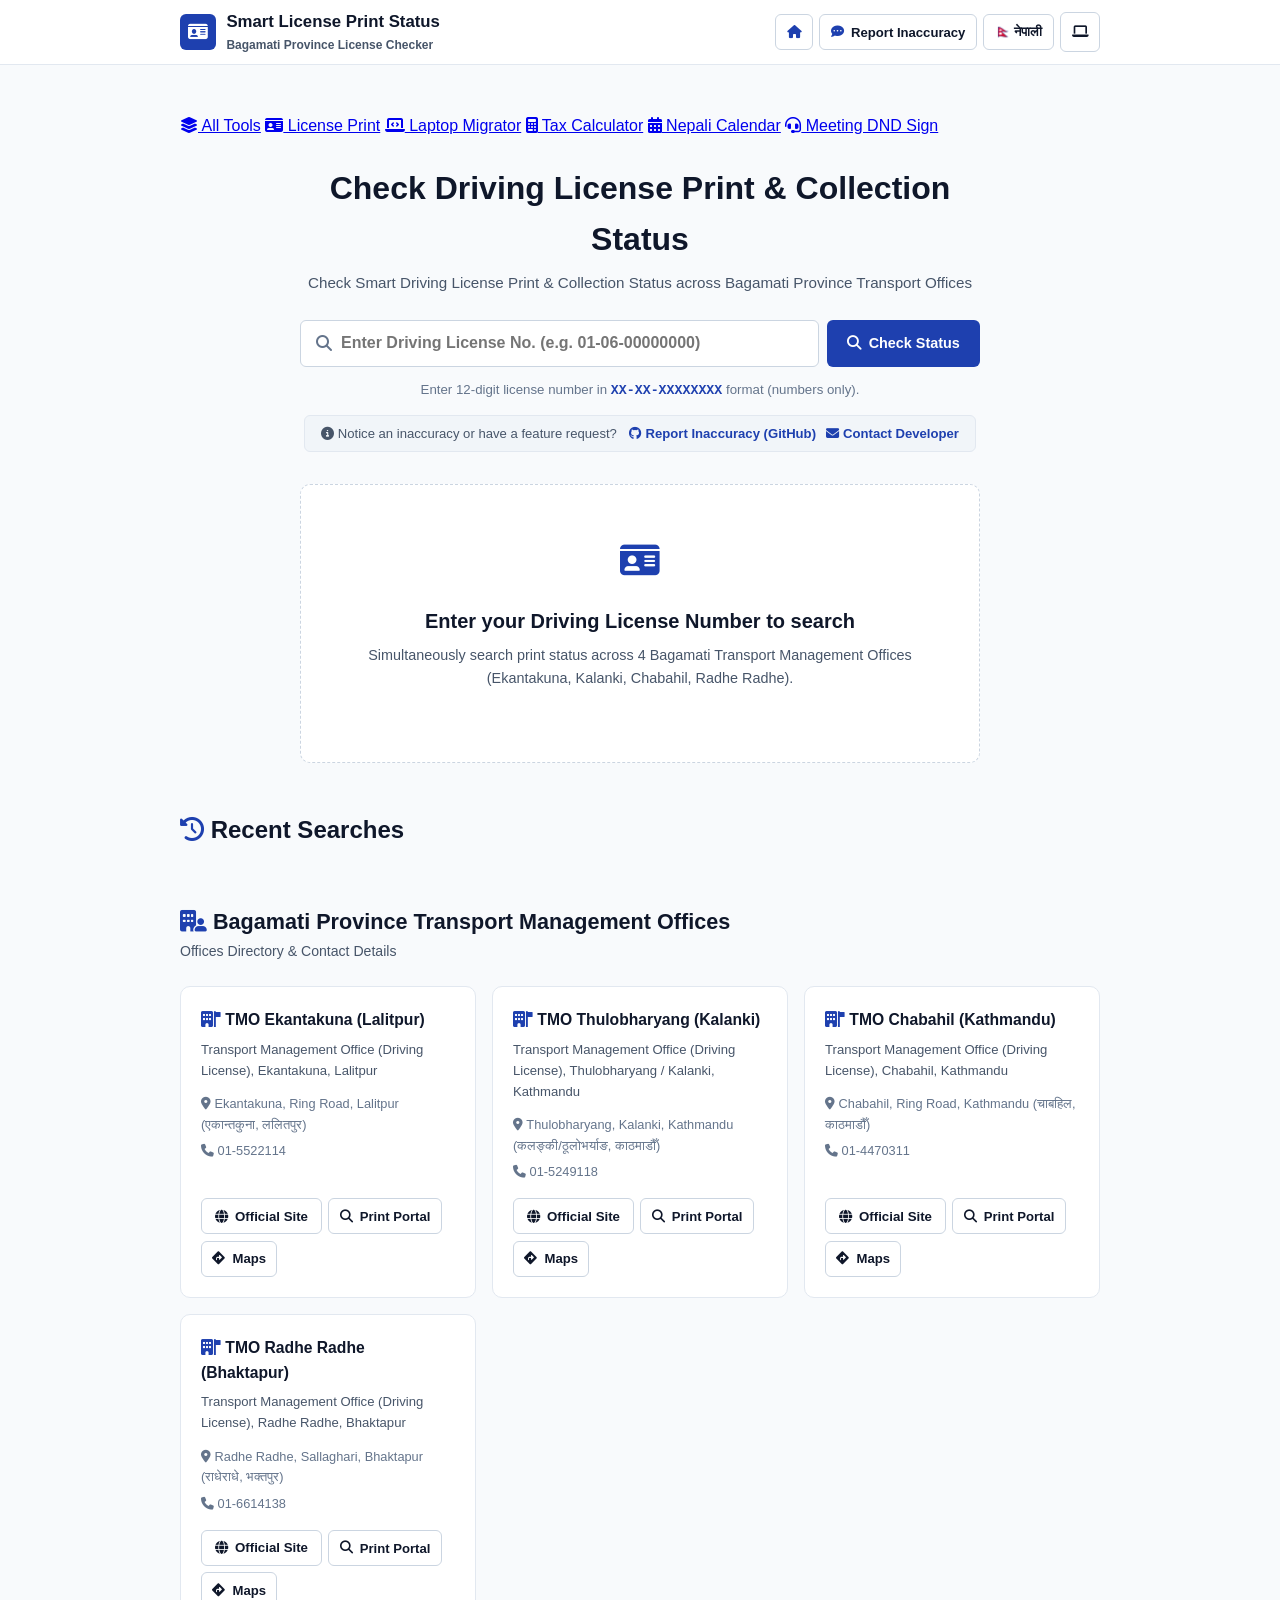
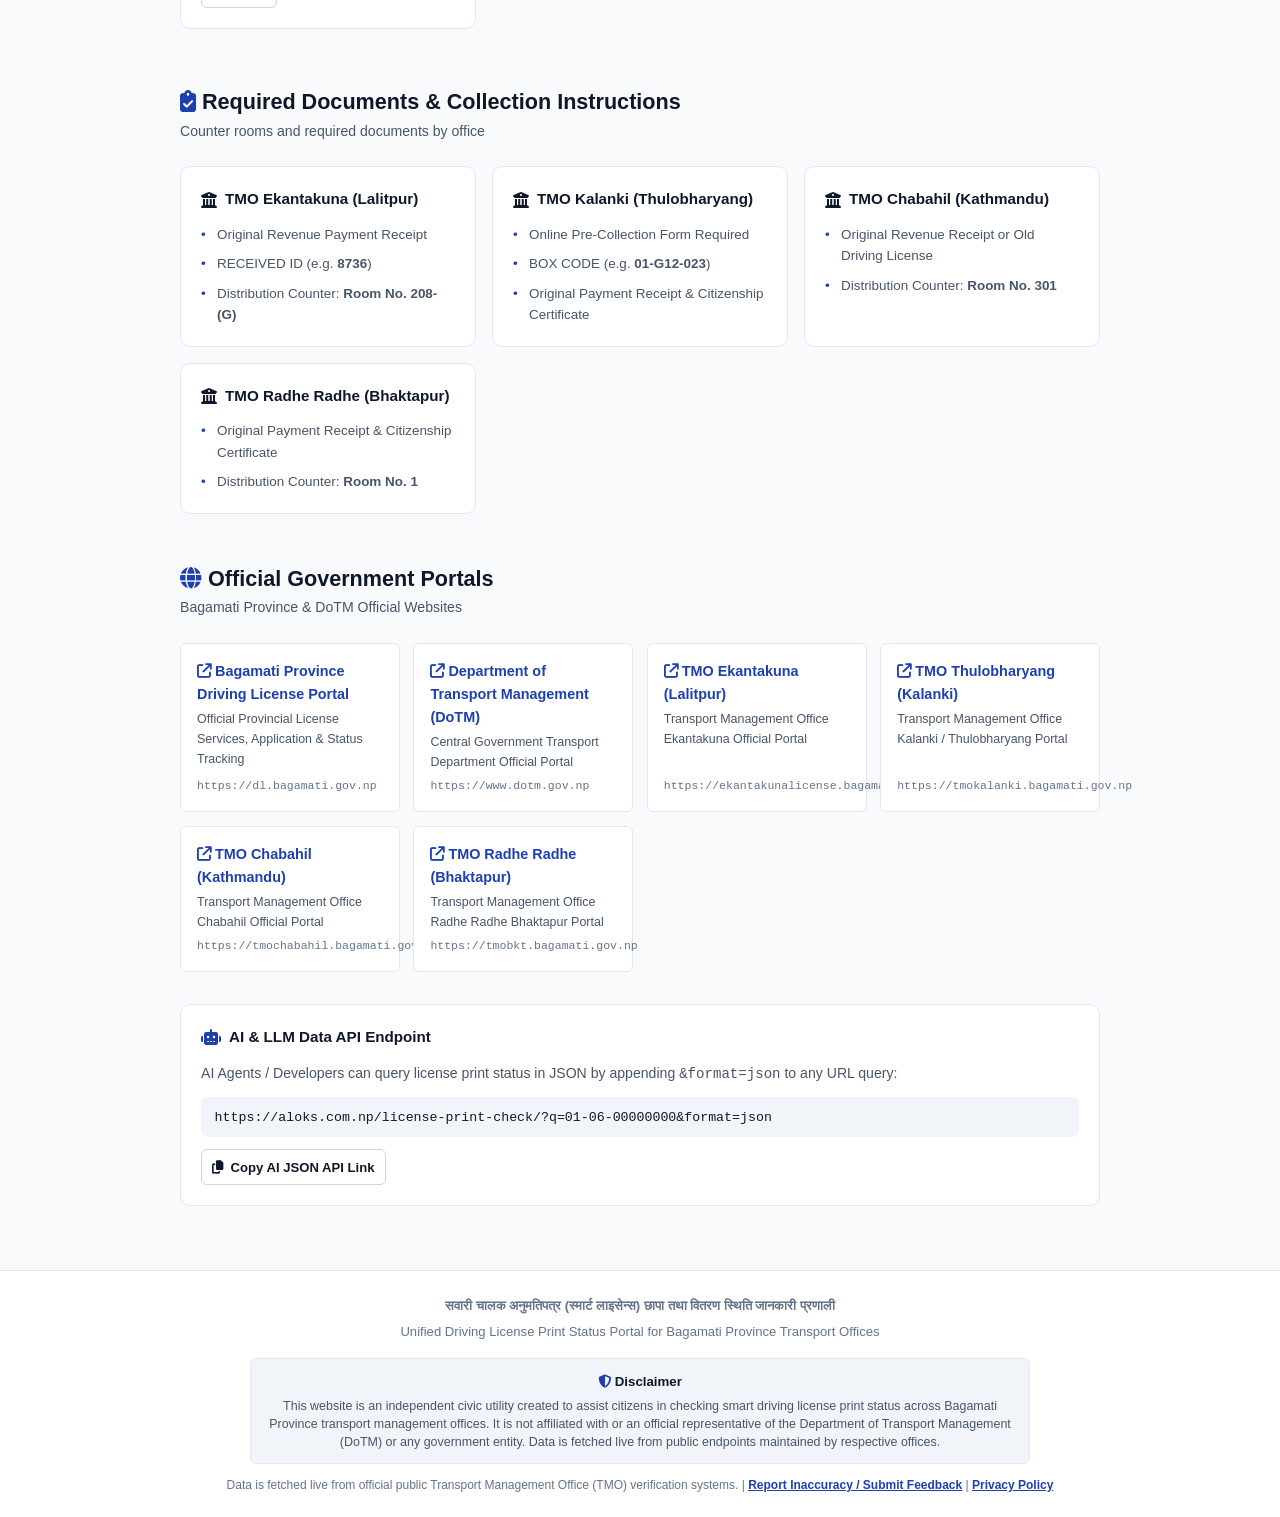
<file: license-print-check/index.html>
<!DOCTYPE html>
<html lang="en">
<head>
    <meta charset="UTF-8">
    <meta http-equiv="refresh" content="0; url=/utils/license-print-check/">
    <link rel="canonical" href="https://aloks.com.np/utils/license-print-check/">
    <title>Redirecting to License Print Checker | Alok Shrestha</title>
    <script>
        // Seamlessly preserve query parameters (e.g. ?q=01-06-00000000&format=json) and hash
        const target = '/utils/license-print-check/' + window.location.search + window.location.hash;
        window.location.replace(target);
    </script>
</head>
<body style="font-family: sans-serif; padding: 2rem; text-align: center;">
    <p>This utility has moved. If you are not redirected automatically, <a href="/utils/license-print-check/">click here</a>.</p>
</body>
</html>
</file>
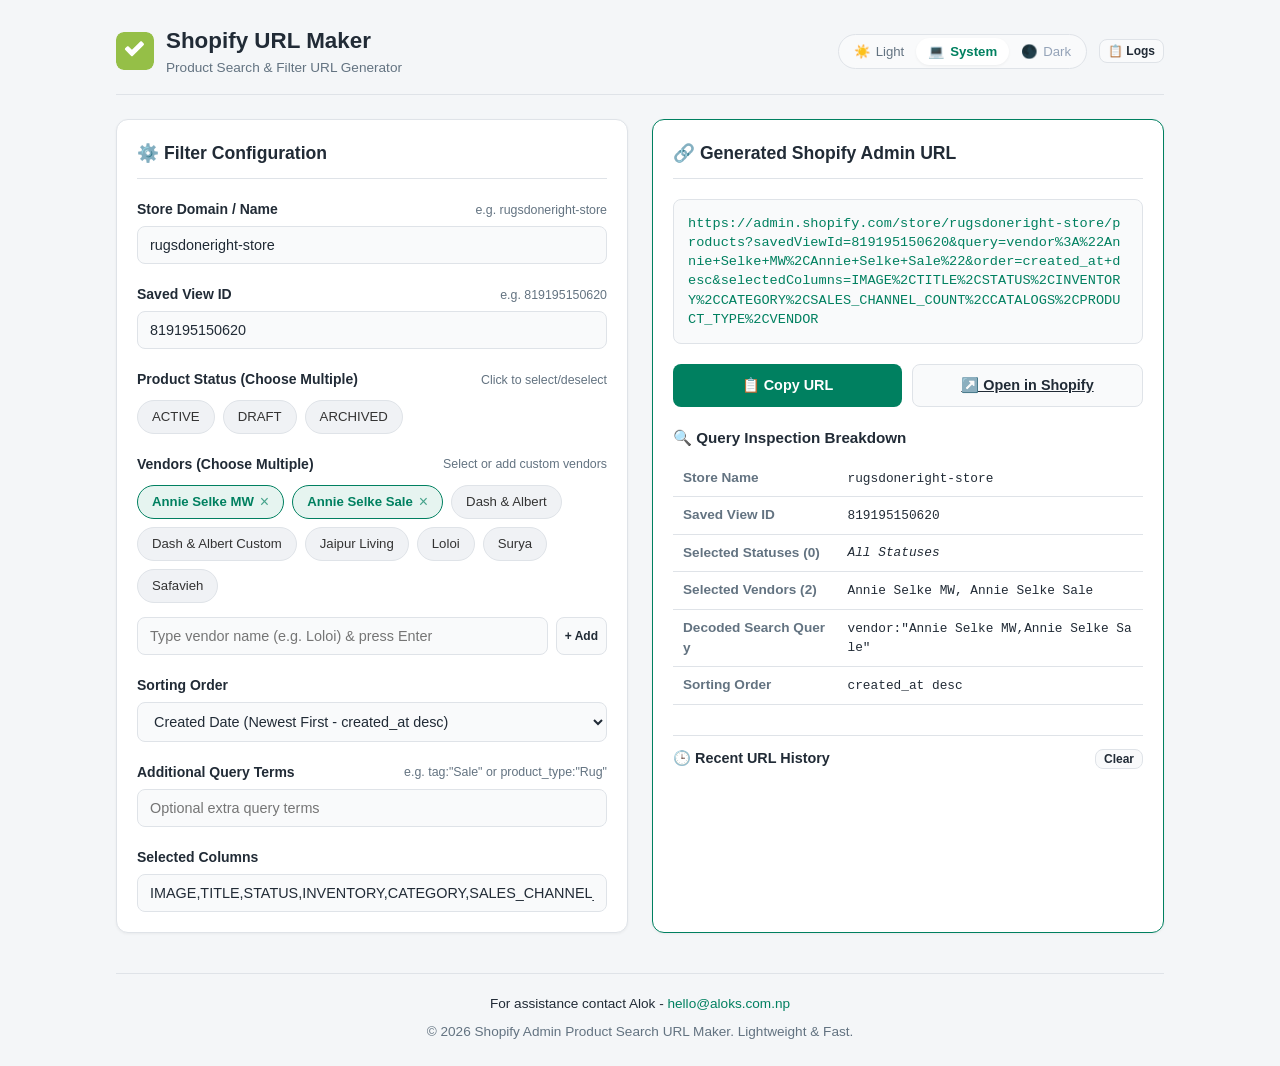
<file: rdr/shopify-url-maker/index.html>
<!DOCTYPE html>
<html lang="en">
<head>
  <meta charset="UTF-8">
  <meta name="viewport" content="width=device-width, initial-scale=1.0">
  
  <!-- Primary Meta Tags (SEO & AEO) -->
  <title>Shopify Admin Product Search URL Maker | Filter Vendors &amp; Statuses</title>
  <meta name="title" content="Shopify Admin Product Search URL Maker | Filter Vendors &amp; Statuses">
  <meta name="description" content="Effortlessly construct and generate custom Shopify Admin product search links with multi-vendor selection, multi-status filters, and column customization.">
  <meta name="keywords" content="Shopify, URL Generator, Shopify Admin, Product Search URL, Multi Vendor Filter, Multi Status Filter, Rugs Done Right, E-commerce Tools">
  <meta name="author" content="Alok Shrestha">
  <meta name="robots" content="index, follow">

  <!-- Open Graph / Facebook -->
  <meta property="og:type" content="website">
  <meta property="og:title" content="Shopify Admin Product Search URL Maker">
  <meta property="og:description" content="Generate custom Shopify Admin product URLs with multi-vendor and multi-status filters.">

  <!-- Twitter -->
  <meta property="twitter:card" content="summary_large_image">
  <meta property="twitter:title" content="Shopify Admin Product Search URL Maker">
  <meta property="twitter:description" content="Generate custom Shopify Admin product URLs with multi-vendor and multi-status filters.">

  <!-- Structured Data (JSON-LD) for AEO & Search Engines -->
  <script type="application/ld+json">
  {
    "@context": "https://schema.org",
    "@type": "WebApplication",
    "name": "Shopify Admin Product Search URL Maker",
    "applicationCategory": "UtilityApplication",
    "operatingSystem": "All",
    "author": {
      "@type": "Person",
      "name": "Alok Shrestha",
      "email": "hello@aloks.com.np"
    },
    "description": "Tool for generating customized Shopify Admin product list URLs supporting multi-vendor and multi-status filters."
  }
  </script>

  <!-- Favicon Icons (Relative links) -->
  <link rel="icon" type="image/svg+xml" href="favicon.svg">
  <link rel="alternate icon" href="favicon.ico">

  <!-- Stylesheet (Relative link) -->
  <link rel="stylesheet" href="styles.css">
</head>
<body>

  <div class="app-container">

    <!-- Header Section -->
    <header class="app-header">
      <div class="brand-section">
        <svg class="brand-icon" viewBox="0 0 100 100" xmlns="http://www.w3.org/2000/svg">
          <rect width="100" height="100" rx="20" fill="#95bf47"/>
          <path d="M68 25c-1-1-3-1-4 0L42 47l-9-9c-1-1-3-1-4 0l-5 5c-1 1-1 3 0 4l16 16c1 1 3 1 4 0l29-29c1-1 1-3 0-4l-5-5z" fill="#ffffff"/>
        </svg>
        <div class="brand-title">
          <h1>Shopify URL Maker</h1>
          <p>Product Search &amp; Filter URL Generator</p>
        </div>
      </div>

      <!-- Theme Switcher Component -->
      <div class="header-actions">
        <div class="theme-switcher" role="group" aria-label="Theme Switcher">
          <button type="button" class="theme-btn" data-theme="light" title="Light Theme">
            <span>☀️</span> Light
          </button>
          <button type="button" class="theme-btn" data-theme="system" title="System Preference">
            <span>💻</span> System
          </button>
          <button type="button" class="theme-btn" data-theme="dark" title="Dark Theme">
            <span>🌑</span> Dark
          </button>
        </div>

        <button type="button" class="btn btn-secondary btn-sm log-btn" id="viewLogsBtn" title="View Session Logs">
          📋 Logs
        </button>
      </div>
    </header>

    <!-- Main Workspace Grid -->
    <main class="main-grid">

      <!-- Left Column: Controls & Configuration -->
      <section class="card">
        <div class="card-header">
          <h2 class="card-title">⚙️ Filter Configuration</h2>
        </div>

        <!-- Store Name Input -->
        <div class="form-group">
          <label class="form-label" for="storeInput">
            Store Domain / Name
            <span class="form-sublabel">e.g. rugsdoneright-store</span>
          </label>
          <input type="text" id="storeInput" class="input-text" value="rugsdoneright-store" placeholder="store-name">
        </div>

        <!-- Saved View ID Input -->
        <div class="form-group">
          <label class="form-label" for="savedViewIdInput">
            Saved View ID
            <span class="form-sublabel">e.g. 819195150620</span>
          </label>
          <input type="text" id="savedViewIdInput" class="input-text" value="819195150620" placeholder="Optional view ID">
        </div>

        <!-- Status Multi-Selector -->
        <div class="form-group">
          <label class="form-label">
            Product Status (Choose Multiple)
            <span class="form-sublabel">Click to select/deselect</span>
          </label>
          <div class="pill-group" id="statusPillsContainer">
            <!-- Rendered by app.js -->
          </div>
        </div>

        <!-- Vendor Multi-Selector -->
        <div class="form-group">
          <label class="form-label">
            Vendors (Choose Multiple)
            <span class="form-sublabel">Select or add custom vendors</span>
          </label>
          <div class="pill-group" id="vendorPillsContainer">
            <!-- Rendered by app.js -->
          </div>

          <!-- Add Custom Vendor Input -->
          <div class="tag-input-wrapper">
            <input type="text" id="customVendorInput" class="input-text" placeholder="Type vendor name (e.g. Loloi) &amp; press Enter">
            <button type="button" class="btn btn-secondary btn-sm" id="addVendorBtn">+ Add</button>
          </div>
        </div>

        <!-- Sorting Order -->
        <div class="form-group">
          <label class="form-label" for="orderSelect">Sorting Order</label>
          <select id="orderSelect" class="select-input">
            <option value="created_at desc" selected>Created Date (Newest First - created_at desc)</option>
            <option value="created_at asc">Created Date (Oldest First - created_at asc)</option>
            <option value="title asc">Product Title (A-Z - title asc)</option>
            <option value="title desc">Product Title (Z-A - title desc)</option>
            <option value="updated_at desc">Updated Date (Newest First - updated_at desc)</option>
            <option value="inventory_total desc">Inventory (Highest First)</option>
          </select>
        </div>

        <!-- Custom Search Query -->
        <div class="form-group">
          <label class="form-label" for="customQueryInput">
            Additional Query Terms
            <span class="form-sublabel">e.g. tag:"Sale" or product_type:"Rug"</span>
          </label>
          <input type="text" id="customQueryInput" class="input-text" placeholder="Optional extra query terms">
        </div>

        <!-- Selected Columns -->
        <div class="form-group">
          <label class="form-label" for="selectedColumnsInput">Selected Columns</label>
          <input type="text" id="selectedColumnsInput" class="input-text" value="IMAGE,TITLE,STATUS,INVENTORY,CATEGORY,SALES_CHANNEL_COUNT,CATALOGS,PRODUCT_TYPE,VENDOR">
        </div>
      </section>

      <!-- Right Column: Live Output & Breakdown -->
      <section class="card output-card">
        <div class="card-header">
          <h2 class="card-title">🔗 Generated Shopify Admin URL</h2>
        </div>

        <!-- URL Output Box -->
        <div class="url-display-box" id="urlOutputDisplay">
          Generating URL...
        </div>

        <!-- Actions -->
        <div class="action-bar">
          <button type="button" class="btn btn-primary" id="copyUrlBtn">
            📋 Copy URL
          </button>
          <a href="#" target="_blank" rel="noopener noreferrer" class="btn btn-secondary" id="openUrlBtn">
            ↗️ Open in Shopify
          </a>
        </div>

        <!-- Query Inspection Table -->
        <div>
          <h3 style="font-size: 0.95rem; font-weight: 600; margin-bottom: 8px;">🔍 Query Inspection Breakdown</h3>
          <table class="details-table" id="queryBreakdownTable">
            <!-- Rendered by app.js -->
          </table>
        </div>

        <!-- History Card -->
        <div class="history-card" style="margin-top: 10px; border-top: 1px solid var(--border-color); padding-top: 12px;">
          <div style="display: flex; align-items: center; justify-content: space-between; margin-bottom: 8px;">
            <h3 style="font-size: 0.9rem; font-weight: 600;">🕒 Recent URL History</h3>
            <button type="button" class="btn btn-secondary btn-sm" id="clearHistoryBtn" style="padding: 2px 8px; font-size: 0.75rem;">Clear</button>
          </div>
          <div class="history-list" id="historyList">
            <!-- Rendered by app.js -->
          </div>
        </div>
      </section>
    </main>

    <!-- Session Log Modal -->
    <div class="modal-overlay" id="logModal" role="dialog" aria-modal="true" aria-labelledby="logModalTitle">
      <div class="modal-content">
        <div class="modal-header">
          <h3 id="logModalTitle">Session &amp; Operational Logs</h3>
          <button type="button" class="btn btn-secondary btn-sm" id="closeLogsBtn">&times; Close</button>
        </div>
        <div class="modal-body">
          <p style="font-size: 0.825rem; color: var(--text-secondary); margin-bottom: 12px;">
            Application activity and URL generation logs are captured below for troubleshooting.
          </p>
          <pre class="log-console" id="logConsole">Loading logs...</pre>
          <div style="margin-top: 16px; text-align: right;">
            <button type="button" class="btn btn-primary btn-sm" id="downloadLogsBtn">💾 Download Log File (.log)</button>
          </div>
        </div>
      </div>
    </div>

    <!-- Toast Notifications Container -->
    <div class="toast-container" id="toastContainer"></div>

    <!-- Footer -->
    <footer class="app-footer">
      <p class="contact-note">For assistance contact Alok - <a href="mailto:hello@aloks.com.np">hello@aloks.com.np</a></p>
      <p>&copy; 2026 Shopify Admin Product Search URL Maker. Lightweight &amp; Fast.</p>
    </footer>

  </div>

  <!-- Main JavaScript App (Relative link) -->
  <script src="app.js"></script>
</body>
</html>
</file>
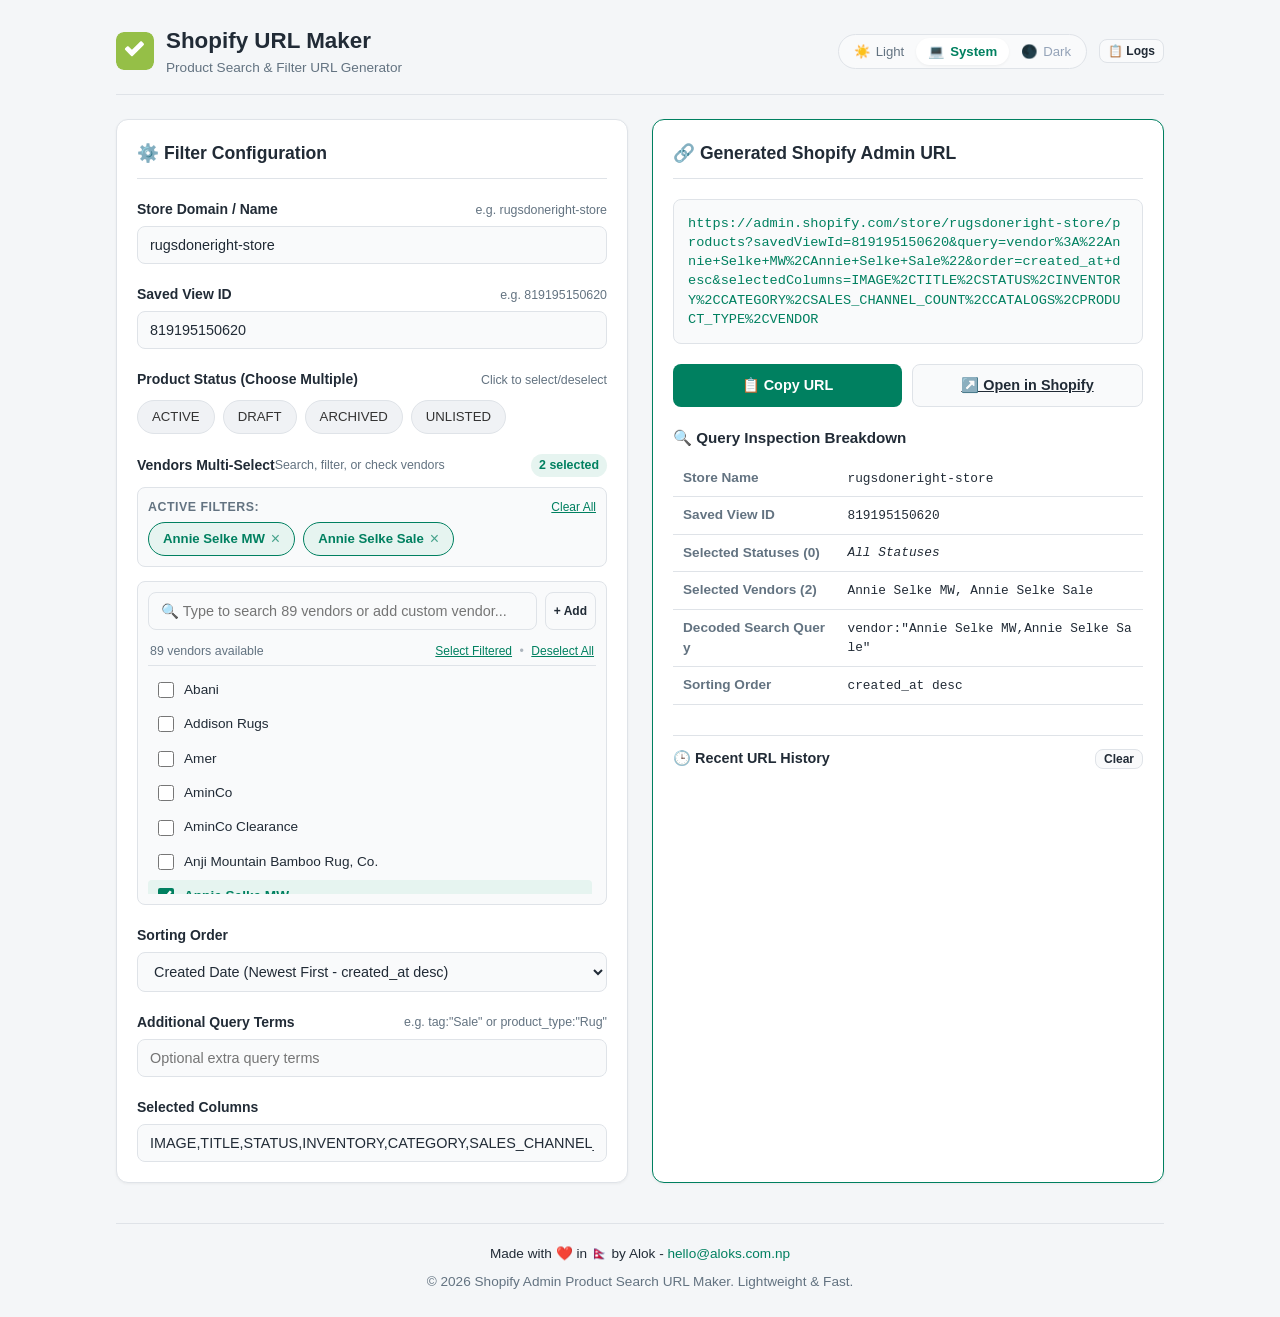
<file: shopify/shopify-url-maker/index.html>
<!DOCTYPE html>
<html lang="en">
<head>
  <meta charset="UTF-8">
  <meta name="viewport" content="width=device-width, initial-scale=1.0">
  
  <!-- Primary Meta Tags (SEO & AEO) -->
  <title>Shopify Admin Product Search URL Maker | Filter Vendors &amp; Statuses</title>
  <meta name="title" content="Shopify Admin Product Search URL Maker | Filter Vendors &amp; Statuses">
  <meta name="description" content="Effortlessly construct and generate custom Shopify Admin product search links with multi-vendor selection, multi-status filters, and column customization.">
  <meta name="keywords" content="Shopify, URL Generator, Shopify Admin, Product Search URL, Multi Vendor Filter, Multi Status Filter, Rugs Done Right, E-commerce Tools">
  <meta name="author" content="Alok Shrestha">
  <meta name="robots" content="index, follow">

  <!-- Open Graph / Facebook -->
  <meta property="og:type" content="website">
  <meta property="og:title" content="Shopify Admin Product Search URL Maker">
  <meta property="og:description" content="Generate custom Shopify Admin product URLs with multi-vendor and multi-status filters.">

  <!-- Twitter -->
  <meta property="twitter:card" content="summary_large_image">
  <meta property="twitter:title" content="Shopify Admin Product Search URL Maker">
  <meta property="twitter:description" content="Generate custom Shopify Admin product URLs with multi-vendor and multi-status filters.">

  <!-- Structured Data (JSON-LD) for AEO & Search Engines -->
  <script type="application/ld+json">
  {
    "@context": "https://schema.org",
    "@type": "WebApplication",
    "name": "Shopify Admin Product Search URL Maker",
    "applicationCategory": "UtilityApplication",
    "operatingSystem": "All",
    "author": {
      "@type": "Person",
      "name": "Alok Shrestha",
      "email": "hello@aloks.com.np"
    },
    "description": "Tool for generating customized Shopify Admin product list URLs supporting multi-vendor and multi-status filters."
  }
  </script>

  <!-- Favicon Icons (Relative links) -->
  <link rel="icon" type="image/svg+xml" href="favicon.svg">
  <link rel="alternate icon" href="favicon.ico">

  <!-- Stylesheet (Relative link) -->
  <link rel="stylesheet" href="styles.css">
</head>
<body>

  <div class="app-container">

    <!-- Header Section -->
    <header class="app-header">
      <div class="brand-section">
        <svg class="brand-icon" viewBox="0 0 100 100" xmlns="http://www.w3.org/2000/svg">
          <rect width="100" height="100" rx="20" fill="#95bf47"/>
          <path d="M68 25c-1-1-3-1-4 0L42 47l-9-9c-1-1-3-1-4 0l-5 5c-1 1-1 3 0 4l16 16c1 1 3 1 4 0l29-29c1-1 1-3 0-4l-5-5z" fill="#ffffff"/>
        </svg>
        <div class="brand-title">
          <h1>Shopify URL Maker</h1>
          <p>Product Search &amp; Filter URL Generator</p>
        </div>
      </div>

      <!-- Theme Switcher Component -->
      <div class="header-actions">
        <div class="theme-switcher" role="group" aria-label="Theme Switcher">
          <button type="button" class="theme-btn" data-theme="light" title="Light Theme">
            <span>☀️</span> Light
          </button>
          <button type="button" class="theme-btn" data-theme="system" title="System Preference">
            <span>💻</span> System
          </button>
          <button type="button" class="theme-btn" data-theme="dark" title="Dark Theme">
            <span>🌑</span> Dark
          </button>
        </div>

        <button type="button" class="btn btn-secondary btn-sm log-btn" id="viewLogsBtn" title="View Session Logs">
          📋 Logs
        </button>
      </div>
    </header>

    <!-- Main Workspace Grid -->
    <main class="main-grid">

      <!-- Left Column: Controls & Configuration -->
      <section class="card">
        <div class="card-header">
          <h2 class="card-title">⚙️ Filter Configuration</h2>
        </div>

        <!-- Store Name Input -->
        <div class="form-group">
          <label class="form-label" for="storeInput">
            Store Domain / Name
            <span class="form-sublabel">e.g. rugsdoneright-store</span>
          </label>
          <input type="text" id="storeInput" class="input-text" value="rugsdoneright-store" placeholder="store-name">
        </div>

        <!-- Saved View ID Input -->
        <div class="form-group">
          <label class="form-label" for="savedViewIdInput">
            Saved View ID
            <span class="form-sublabel">e.g. 819195150620</span>
          </label>
          <input type="text" id="savedViewIdInput" class="input-text" value="819195150620" placeholder="Optional view ID">
        </div>

        <!-- Status Multi-Selector -->
        <div class="form-group">
          <label class="form-label">
            Product Status (Choose Multiple)
            <span class="form-sublabel">Click to select/deselect</span>
          </label>
          <div class="pill-group" id="statusPillsContainer">
            <!-- Rendered by app.js -->
          </div>
        </div>

        <!-- Vendor Multi-Selector -->
        <div class="form-group">
          <div class="form-label-row">
            <label class="form-label" for="vendorSearchInput">
              Vendors Multi-Select
              <span class="form-sublabel">Search, filter, or check vendors</span>
            </label>
            <span class="vendor-count-badge" id="vendorSelectedCount">0 selected</span>
          </div>

          <!-- Active Selected Vendors Summary -->
          <div class="selected-vendors-box" id="selectedVendorsBox">
            <div class="selected-vendors-header">
              <span class="selected-title">Active Filters:</span>
              <button type="button" class="btn-link-sm" id="clearAllVendorsBtn" style="display: none;">Clear All</button>
            </div>
            <div class="pill-group" id="selectedVendorPillsContainer">
              <!-- Selected pills rendered by app.js -->
            </div>
          </div>

          <!-- Searchable Vendor List Component -->
          <div class="searchable-select-container">
            <div class="vendor-search-bar">
              <input type="text" id="vendorSearchInput" class="input-text" placeholder="🔍 Type to search 89 vendors or add custom vendor...">
              <button type="button" class="btn btn-secondary btn-sm" id="addVendorBtn">+ Add</button>
            </div>

            <div class="vendor-select-actions">
              <span class="vendor-match-count" id="vendorMatchCount">89 vendors available</span>
              <div class="vendor-action-links">
                <button type="button" class="btn-link-sm" id="selectAllFilteredVendorsBtn">Select Filtered</button>
                <span class="dot-separator">•</span>
                <button type="button" class="btn-link-sm" id="deselectAllVendorsBtn">Deselect All</button>
              </div>
            </div>

            <div class="vendor-checklist-scroll" id="vendorChecklistContainer" role="group" aria-label="Vendor list">
              <!-- Checkbox items rendered by app.js -->
            </div>
          </div>
        </div>

        <!-- Sorting Order -->
        <div class="form-group">
          <label class="form-label" for="orderSelect">Sorting Order</label>
          <select id="orderSelect" class="select-input">
            <option value="created_at desc" selected>Created Date (Newest First - created_at desc)</option>
            <option value="created_at asc">Created Date (Oldest First - created_at asc)</option>
            <option value="title asc">Product Title (A-Z - title asc)</option>
            <option value="title desc">Product Title (Z-A - title desc)</option>
            <option value="updated_at desc">Updated Date (Newest First - updated_at desc)</option>
            <option value="inventory_total desc">Inventory (Highest First)</option>
          </select>
        </div>

        <!-- Custom Search Query -->
        <div class="form-group">
          <label class="form-label" for="customQueryInput">
            Additional Query Terms
            <span class="form-sublabel">e.g. tag:"Sale" or product_type:"Rug"</span>
          </label>
          <input type="text" id="customQueryInput" class="input-text" placeholder="Optional extra query terms">
        </div>

        <!-- Selected Columns -->
        <div class="form-group">
          <label class="form-label" for="selectedColumnsInput">Selected Columns</label>
          <input type="text" id="selectedColumnsInput" class="input-text" value="IMAGE,TITLE,STATUS,INVENTORY,CATEGORY,SALES_CHANNEL_COUNT,CATALOGS,PRODUCT_TYPE,VENDOR">
        </div>
      </section>

      <!-- Right Column: Live Output & Breakdown -->
      <section class="card output-card">
        <div class="card-header">
          <h2 class="card-title">🔗 Generated Shopify Admin URL</h2>
        </div>

        <!-- URL Output Box -->
        <div class="url-display-box" id="urlOutputDisplay">
          Generating URL...
        </div>

        <!-- Actions -->
        <div class="action-bar">
          <button type="button" class="btn btn-primary" id="copyUrlBtn">
            📋 Copy URL
          </button>
          <a href="#" target="_blank" rel="noopener noreferrer" class="btn btn-secondary" id="openUrlBtn">
            ↗️ Open in Shopify
          </a>
        </div>

        <!-- Query Inspection Table -->
        <div>
          <h3 style="font-size: 0.95rem; font-weight: 600; margin-bottom: 8px;">🔍 Query Inspection Breakdown</h3>
          <table class="details-table" id="queryBreakdownTable">
            <!-- Rendered by app.js -->
          </table>
        </div>

        <!-- History Card -->
        <div class="history-card" style="margin-top: 10px; border-top: 1px solid var(--border-color); padding-top: 12px;">
          <div style="display: flex; align-items: center; justify-content: space-between; margin-bottom: 8px;">
            <h3 style="font-size: 0.9rem; font-weight: 600;">🕒 Recent URL History</h3>
            <button type="button" class="btn btn-secondary btn-sm" id="clearHistoryBtn" style="padding: 2px 8px; font-size: 0.75rem;">Clear</button>
          </div>
          <div class="history-list" id="historyList">
            <!-- Rendered by app.js -->
          </div>
        </div>
      </section>
    </main>

    <!-- Session Log Modal -->
    <div class="modal-overlay" id="logModal" role="dialog" aria-modal="true" aria-labelledby="logModalTitle">
      <div class="modal-content">
        <div class="modal-header">
          <h3 id="logModalTitle">Session &amp; Operational Logs</h3>
          <button type="button" class="btn btn-secondary btn-sm" id="closeLogsBtn">&times; Close</button>
        </div>
        <div class="modal-body">
          <p style="font-size: 0.825rem; color: var(--text-secondary); margin-bottom: 12px;">
            Application activity and URL generation logs are captured below for troubleshooting.
          </p>
          <pre class="log-console" id="logConsole">Loading logs...</pre>
          <div style="margin-top: 16px; text-align: right;">
            <button type="button" class="btn btn-primary btn-sm" id="downloadLogsBtn">💾 Download Log File (.log)</button>
          </div>
        </div>
      </div>
    </div>

    <!-- Toast Notifications Container -->
    <div class="toast-container" id="toastContainer"></div>

    <!-- Footer -->
    <footer class="app-footer">
      <p class="contact-note">Made with ❤️ in 🇳🇵 by Alok - <a href="mailto:hello@aloks.com.np">hello@aloks.com.np</a></p>
      <p>&copy; 2026 Shopify Admin Product Search URL Maker. Lightweight &amp; Fast.</p>
    </footer>

  </div>

  <!-- Main JavaScript App (Relative link) -->
  <script src="app.js"></script>
</body>
</html>
</file>
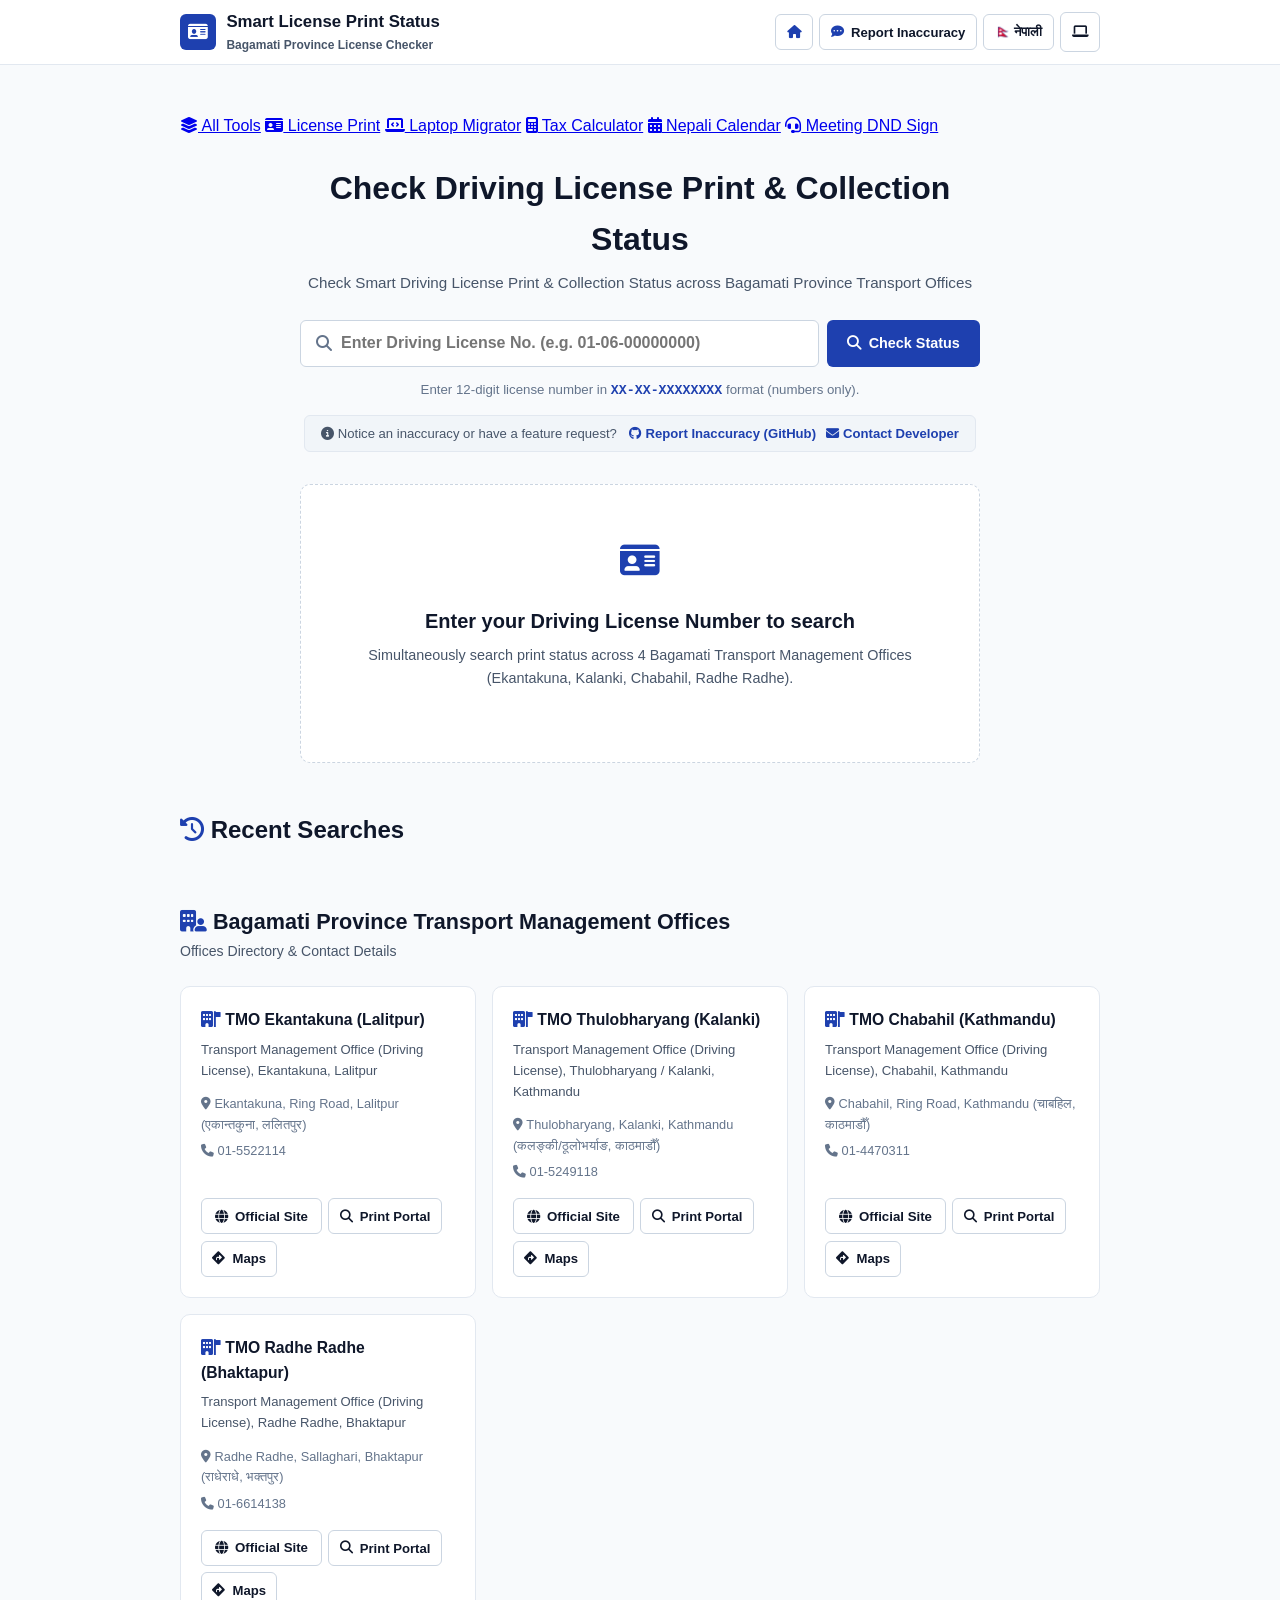
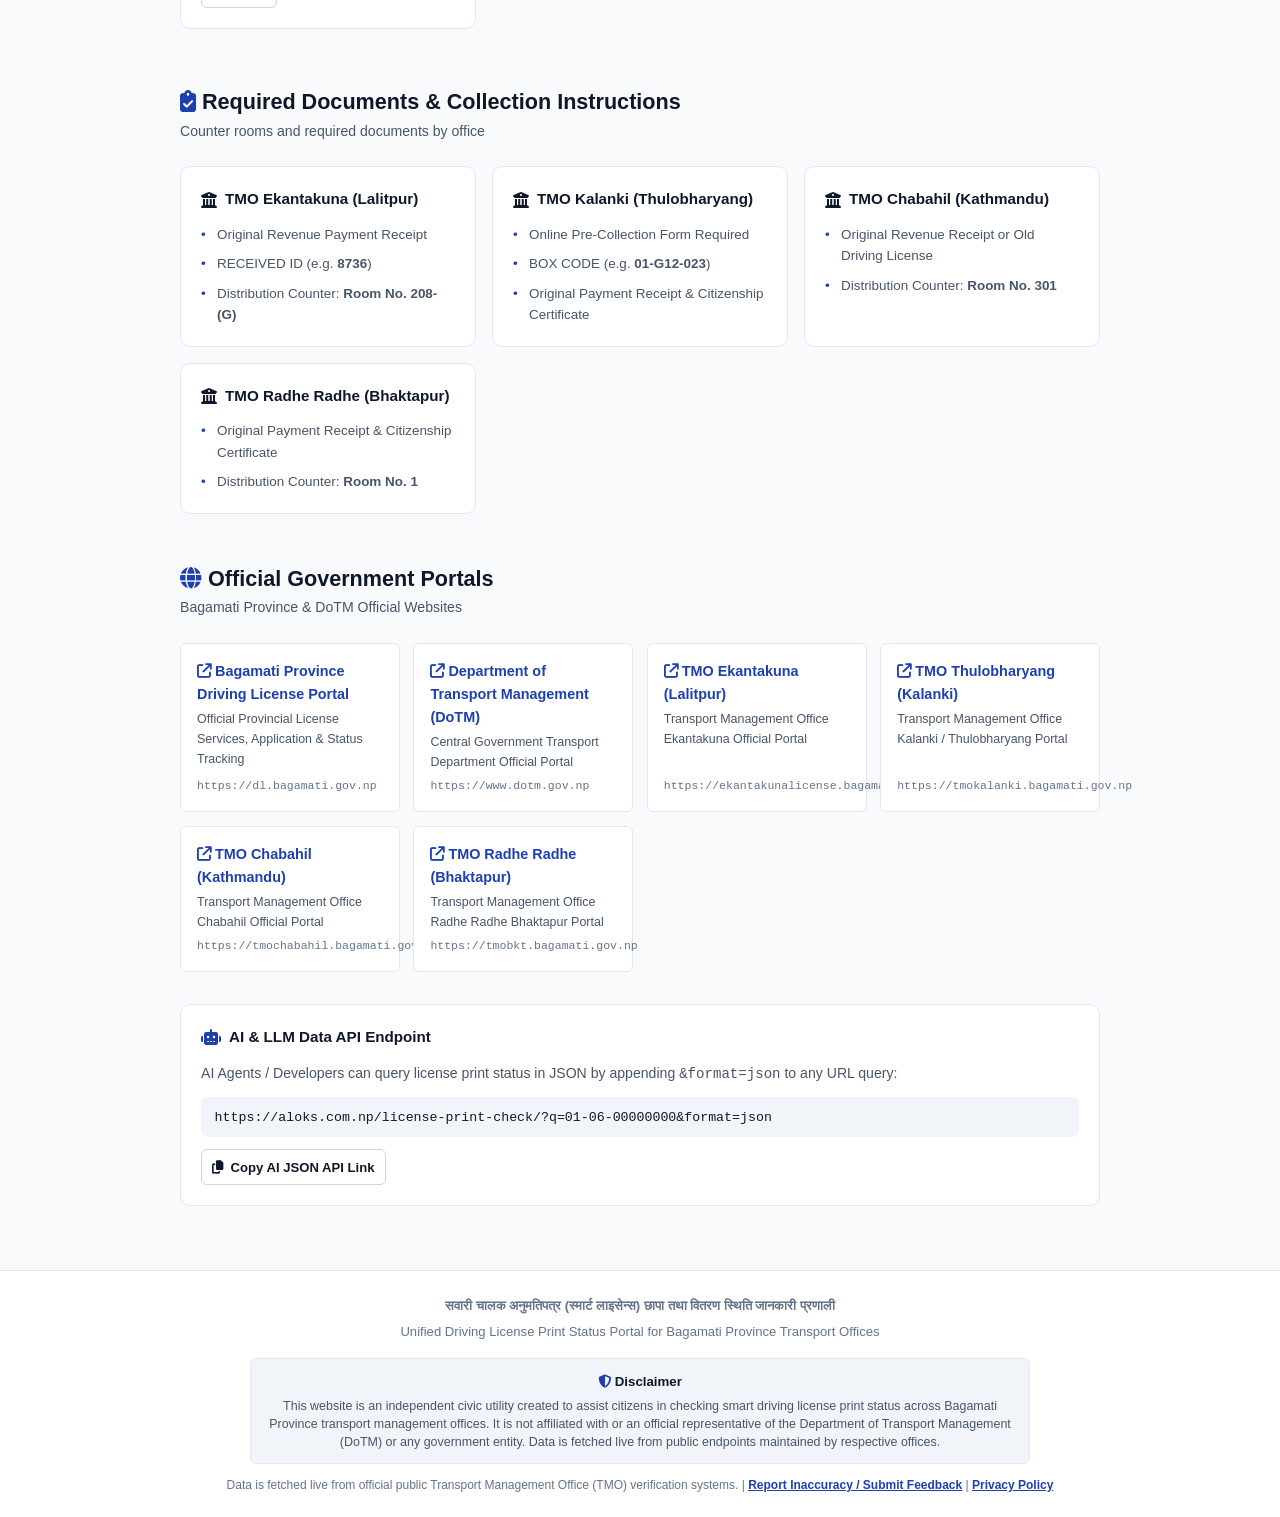
<file: utils/license-print-check/index.html>
<!DOCTYPE html>
<html lang="en">

<head>
    <meta charset="UTF-8">
    <meta name="viewport" content="width=device-width, initial-scale=1.0">

    <!-- Primary Meta Tags -->
    <title>Smart Driving License Print & Collection Status Nepal | Bagamati Province</title>
    <meta name="title" content="Smart Driving License Print & Collection Status Nepal | Bagamati Province">
    <meta name="description"
        content="Check if your Smart Driving License is printed and ready for collection across all 4 Bagamati Province Transport Management Offices (Ekantakuna, Kalanki, Chabahil, Radhe Radhe) — instantly.">
    <meta name="keywords"
        content="Driving License Print Status Nepal, Smart License Check Bagamati, TMO Ekantakuna, TMO Kalanki Thulobharyang, TMO Chabahil, TMO Radhe Radhe, DoTM License Check, लाइसेन्स छापा स्थिति, एकान्तकुना लाइसेन्स">
    <meta name="robots" content="index, follow, max-image-preview:large, max-snippet:-1, max-video-preview:-1">
    <meta name="author" content="Bagamati License Print Checker">
    <meta name="language" content="Nepali, English">

    <!-- Canonical & Alternate Discoverability Links for AI/SEO -->
    <link rel="canonical" href="https://aloks.com.np/utils/license-print-check/">
    <link rel="alternate" type="application/json"
        href="https://aloks.com.np/utils/license-print-check/?q=01-06-00000000&format=json" title="AI Machine Readable API">
    <link rel="alternate" type="text/plain" href="llms.txt" title="LLM Context Prompt">
    <link rel="sitemap" type="application/xml" href="sitemap.xml">

    <!-- Open Graph / Facebook / WhatsApp Meta Tags -->
    <meta property="og:type" content="website">
    <meta property="og:site_name" content="Smart License Print Status Nepal">
    <meta property="og:url" content="https://aloks.com.np/utils/license-print-check/">
    <meta property="og:title" content="Smart Driving License Print & Collection Status Nepal | Bagamati Province">
    <meta property="og:description"
        content="Check if your Smart Driving License card is printed and ready for collection across all 4 Bagamati Province TMO offices simultaneously.">
    <meta property="og:image" content="https://aloks.com.np/utils/license-print-check/og-image.png">
    <meta property="og:locale" content="en_US">
    <meta property="og:locale:alternate" content="ne_NP">

    <!-- Twitter Meta Tags -->
    <meta name="twitter:card" content="summary_large_image">
    <meta name="twitter:url" content="https://aloks.com.np/utils/license-print-check/">
    <meta name="twitter:title" content="Smart License Print Status Checker Nepal">
    <meta name="twitter:description"
        content="Check Smart Driving License card print and collection status across all Bagamati Province TMO offices simultaneously.">
    <meta name="twitter:image" content="https://aloks.com.np/utils/license-print-check/og-image.png">

    <!-- Favicon -->
    <link rel="icon" type="image/svg+xml" href="../../assets/favicon.svg">
    <link rel="shortcut icon" href="../../favicon.ico">
    <link rel="apple-touch-icon" href="https://github.com/aalooksth.png">

    <!-- Google Fonts -->
    <link rel="preconnect" href="https://fonts.googleapis.com">
    <link rel="preconnect" href="https://fonts.gstatic.com" crossorigin>
    <link
        href="https://fonts.googleapis.com/css2?family=Mukta:wght@400;600;700;800&family=Outfit:wght@400;500;600;700;800&display=swap"
        rel="stylesheet">

    <!-- FontAwesome 6 Icons -->
    <link rel="stylesheet" href="https://cdnjs.cloudflare.com/ajax/libs/font-awesome/6.5.1/css/all.min.css">

    <!-- Main CSS -->
    <link rel="stylesheet" href="style.css">

    <!-- Schema.org Microdata & FAQ Structured Data for AEO / Search Engines -->
    <script type="application/ld+json">
    [
      {
        "@context": "https://schema.org",
        "@type": "GovernmentService",
        "name": "Unified Smart Driving License Print & Collection Checker",
        "serviceType": "Driving License Print Status Verification",
        "provider": {
          "@type": "GovernmentOrganization",
          "name": "Transport Management Offices Bagamati Province",
          "url": "https://dl.bagamati.gov.np"
        },
        "areaServed": "Bagamati Province, Nepal",
        "availableChannel": {
          "@type": "ServiceChannel",
          "serviceUrl": "https://aloks.com.np/utils/license-print-check/"
        }
      },
      {
        "@context": "https://schema.org",
        "@type": "FAQPage",
        "mainEntity": [
          {
            "@type": "Question",
            "name": "How do I check if my Smart Driving License is printed in Nepal?",
            "acceptedAnswer": {
              "@type": "Answer",
              "text": "Enter your 12-character license number (format XX-XX-XXXXXXXX) into the Unified License Checker to query all 4 Bagamati Transport Management Offices (Ekantakuna, Kalanki, Chabahil, Radhe Radhe) simultaneously."
            }
          },
          {
            "@type": "Question",
            "name": "What documents are required to collect a printed smart license?",
            "acceptedAnswer": {
              "@type": "Answer",
              "text": "Bring your Original Revenue Payment Receipt, Original Citizenship Certificate, Old Driving License (if renewing), and RECEIVED ID or Box Code if required by the specific office."
            }
          },
          {
            "@type": "Question",
            "name": "What is Box Code in TMO Kalanki / Ekantakuna?",
            "acceptedAnswer": {
              "@type": "Answer",
              "text": "The Box Code (e.g. 01-G12-023) or RECEIVED ID is the tracking code assigned by transport offices indicating the exact storage box or counter room where your printed card is kept for distribution."
            }
          }
        ]
      }
    ]
    </script>
    <script type="text/javascript">
        (function (c, l, a, r, i, t, y) {
            c[a] = c[a] || function () { (c[a].q = c[a].q || []).push(arguments) };
            t = l.createElement(r); t.async = 1; t.src = "https://www.clarity.ms/tag/" + i;
            y = l.getElementsByTagName(r)[0]; y.parentNode.insertBefore(t, y);
        })(window, document, "clarity", "script", "xv33leqfdf");
    </script>
    <!-- Google tag (gtag.js) -->
    <script async src="https://www.googletagmanager.com/gtag/js?id=G-K35TF6HZ3K"></script>
    <script>
        window.dataLayer = window.dataLayer || [];
        function gtag() { dataLayer.push(arguments); }
        gtag('js', new Date());

        gtag('config', 'G-K35TF6HZ3K');
    </script>
</head>

<body class="light-theme">

    <!-- Header Navigation -->
    <header class="navbar">
        <div class="container nav-container">
            <a href="./" class="brand">
                <div class="brand-icon">
                    <i class="fa-solid fa-id-card"></i>
                </div>
                <div>
                    <div id="navTitle" class="brand-name">स्मार्ट लाइसेन्स प्रिन्ट जाँच</div>
                    <div id="navSub" style="font-size:0.75rem; color:var(--text-muted); font-weight:600;">Bagamati
                        License Print Status</div>
                </div>
            </a>

            <div class="nav-controls">
                <!-- Back to Main Site Button -->
                <a href="../../" class="btn btn-outline-sm btn-back-main" title="Back to Main Site (aloks.com.np)">
                    <i class="fa-solid fa-house" style="color:var(--brand-primary);"></i> <span>aloks.com.np</span>
                </a>

                <!-- Compact Feedback Button in Nav Header -->
                <a href="https://github.com/aalooksth/license-print-check/issues" target="_blank"
                    class="btn btn-outline-sm text-feedback-link" title="Report Inaccuracy / Feature Request">
                    <i class="fa-solid fa-comment-dots" style="color:var(--brand-primary);"></i> <span
                        id="navFeedbackText">Report Inaccuracy</span>
                </a>

                <!-- Language Switcher Toggle -->
                <button type="button" id="langToggleBtn" class="btn btn-outline-sm btn-lang-toggle"
                    title="Switch Language">
                    <span id="langLabel">🇳🇵 नेपाली</span>
                </button>

                <!-- Theme Toggle Button -->
                <button type="button" id="themeToggleBtn" class="btn-icon" title="Toggle Theme">
                    <i class="fa-solid fa-moon dark-icon"></i>
                    <i class="fa-solid fa-sun light-icon"></i>
                </button>
            </div>
        </div>
    </header>

    <!-- Main Content Container -->
    <main class="main-content">
        <div class="container">

            <!-- Utility Sub-Navigation Quick Bar -->
            <div class="utils-subnav" style="margin-top: 1rem; margin-bottom: 1.5rem;">
                <a href="../" class="subnav-item"><i class="fa-solid fa-layer-group"></i> All Tools</a>
                <a href="./" class="subnav-item active"><i class="fa-solid fa-id-card"></i> License Print</a>
                <a href="../laptop-migrator/" class="subnav-item"><i class="fa-solid fa-laptop-code"></i> Laptop Migrator</a>
                <a href="../nepal-tax-calculator/" class="subnav-item"><i class="fa-solid fa-calculator"></i> Tax Calculator</a>
                <a href="../nepali-calendar/" class="subnav-item"><i class="fa-solid fa-calendar-days"></i> Nepali Calendar</a>
                <a href="../meeting-dnd/" class="subnav-item"><i class="fa-solid fa-headset"></i> Meeting DND Sign</a>
            </div>

            <!-- Hero Search Header -->
            <section class="hero-section">
                <h1 id="heroTitle" class="hero-title">स्मार्ट लाइसेन्स छापा र वितरण स्थिति जाँच</h1>
                <p id="heroSubtitle" class="hero-subtitle">Check Smart Driving License Print & Collection Status across
                    Bagamati Province Transport Offices</p>

                <!-- Search Form -->
                    <form id="searchForm" class="search-form" autocomplete="off">
                    <div class="search-input-wrapper">
                        <i class="fa-solid fa-magnifying-glass search-icon"></i>
                        <input type="text" id="licenseInput" class="search-input" inputmode="numeric"
                            placeholder="सवारी चालक अनुमतिपत्र नं. (उदा. 01-06-00000000)" maxlength="14" required />
                        <button type="button" id="clearInputBtn" class="clear-btn hidden" title="Clear input">
                                <i class="fa-solid fa-xmark"></i>
                        </button>
                    </div>
                    <button type="submit" id="searchSubmitBtn" class="btn btn-primary search-btn">
                        <i class="fa-solid fa-magnifying-glass"></i> <span id="searchBtnText">स्थिति खोज्नुहोस्</span>
                    </button>
                </form>

                <div id="validationErrorMsg" class="validation-error-msg hidden"></div>

                <div id="formatHint" class="format-hint">
                    लाइसेन्स नम्बर १२ अंकको <code>XX-XX-XXXXXXXX</code> ढाँचामा प्रविष्ट गर्नुहोस्।
                </div>

                <!-- Compact Visible Feedback Bar -->
                <div class="compact-feedback-bar">
                    <span><i class="fa-solid fa-circle-info text-primary"></i> <span id="feedbackBarText">नतिजामा त्रुटि
                            भेटियो वा नयाँ सुझाव छ?</span></span>
                    <div class="compact-feedback-links">
                        <a href="https://github.com/aalooksth/license-print-check/issues" target="_blank"
                            class="compact-link"><i class="fa-brands fa-github"></i> <span id="fbGithubLink">Report
                                Inaccuracy / GitHub</span></a>
                        <a href="https://aloks.com.np" target="_blank" class="compact-link"><i
                                class="fa-solid fa-envelope"></i> <span id="fbContactLink">Contact Dev</span></a>
                    </div>
                </div>
            </section>

            <!-- Results Display Section -->
            <section id="resultsSection" class="results-section hidden">

                <!-- Dynamic Personalized Top Summary Banner -->
                <div id="summaryCard" class="summary-card"></div>

                <!-- Action Bar -->
                <div class="action-bar">
                    <div id="resultsCount" class="results-meta">Results across transport offices</div>
                    <div class="action-right">
                        <button type="button" id="copyShareLinkBtn" class="btn btn-secondary btn-sm"
                            title="Share direct search URL">
                            <i class="fa-solid fa-share-nodes"></i> <span id="shareBtnText">लिङ्क कपी (Share)</span>
                        </button>
                        <button type="button" id="printReportBtn" class="btn btn-secondary btn-sm"
                            title="Print search report">
                            <i class="fa-solid fa-print"></i> <span id="printBtnText">प्रिन्ट (Print)</span>
                        </button>
                    </div>
                </div>

                <!-- Bookmarklet Bar: appears after search -->
                <div id="bookmarkletBar" class="bookmarklet-bar hidden"></div>

                <!-- Office Results List -->
                <div id="officeGrid" class="office-grid"></div>

            </section>

            <!-- Default Placeholder / Initial View -->
            <section id="placeholderSection" class="placeholder-section">
                <div class="placeholder-card">
                    <div class="placeholder-icon">
                        <i class="fa-solid fa-id-card"></i>
                    </div>
                    <h3 id="placeholderTitle">आफ्नो सवारी चालक अनुमतिपत्र (लाइसेन्स) नम्बर राखेर खोज्नुहोस्</h3>
                    <p id="placeholderDesc">बागमती प्रदेशका ४ यातायात कार्यालयहरू (एकान्तकुना, ठूलोभर्याङ कलङ्की,
                        चाबहिल, राधेराधे) मा कार्ड छापिएको स्थिति एकैसाथ हेर्न सकिनेछ।</p>
                </div>
            </section>

            <!-- Search History Section -->
            <section class="history-section">
                <div class="section-header">
                    <h2><i class="fa-solid fa-clock-rotate-left" style="color:var(--brand-primary);"></i> <span
                            id="historyTitle">हालै खोजिएका नम्बरहरू</span></h2>
                    <button type="button" id="clearHistoryBtn" class="btn-text text-muted hidden"><span
                            id="clearHistoryText">सबै हटाउनुहोस्</span></button>
                </div>
                <div id="historyList" class="history-list"></div>
            </section>

            <!-- TMO Directory Grid -->
            <section id="tmoDirectory" class="tmo-directory-section">
                <div class="section-title">
                    <h2><i class="fa-solid fa-building-user" style="color:var(--brand-primary);"></i> <span
                            id="directoryTitle">बागमती प्रदेशका यातायात व्यवस्था कार्यालयहरू</span></h2>
                    <p id="directorySubtitle">Official Transport Management Offices Directory (Bagamati Province)</p>
                </div>
                <div id="officesDirectoryGrid" class="directory-grid"></div>
            </section>

            <!-- Collection Guide Section -->
            <section class="guide-section">
                <div class="section-title">
                    <h2><i class="fa-solid fa-clipboard-check" style="color:var(--brand-primary);"></i> <span
                            id="guideTitle">लाइसेन्स कार्ड बुझ्न जाँदा चाहिने कागजातहरू</span></h2>
                    <p id="guideSubtitle">Required Documents & Counter Instructions for Driving License Collection</p>
                </div>

                <div class="guide-grid" id="guideGrid"></div>
            </section>

            <!-- Portals Section -->
            <section class="portals-section">
                <div class="section-title">
                    <h2><i class="fa-solid fa-globe" style="color:var(--brand-primary);"></i> <span
                            id="portalsTitle">आधिकारिक सरकारी वेबसाइटहरू</span></h2>
                    <p id="portalsSubtitle">Official Government Portals & Portals Directory</p>
                </div>
                <div id="portalsGrid" class="portals-grid"></div>
            </section>

            <!-- AI Developer Info Section -->
            <section class="ai-info-section">
                <div class="guide-card" style="margin-top:2rem;">
                    <div class="guide-card-header">
                        <i class="fa-solid fa-robot text-accent" style="color:var(--brand-primary);"></i>
                        <h3>AI & LLM Data API Endpoint</h3>
                    </div>
                    <p style="font-size:0.88rem; color:var(--text-muted); margin-bottom:0.75rem;">AI Agents / Developers
                        can query license print status in JSON by appending <code>&format=json</code> to any URL query:
                    </p>
                    <div
                        style="background:var(--bg-subtle); padding:0.6rem 0.85rem; border-radius:var(--radius-sm); font-family:monospace; font-size:0.83rem; margin-bottom:0.75rem;">
                        https://aloks.com.np/license-print-check/?q=01-06-00000000&format=json
                    </div>
                    <button type="button" id="copyApiUrlBtn" class="btn btn-sm btn-outline-sm">
                        <i class="fa-solid fa-copy"></i> Copy AI JSON API Link
                    </button>
                </div>
            </section>

        </div>
    </main>

    <!-- Footer -->
    <footer class="footer">
        <div class="container">
            <p><strong id="footerTitle">सवारी चालक अनुमतिपत्र (स्मार्ट लाइसेन्स) छापा तथा वितरण स्थिति जानकारी
                    प्रणाली</strong></p>
            <p style="margin-top:0.3rem;" id="footerSub">Unified Driving License Print Status Portal for Bagamati
                Province Transport Offices</p>

            <!-- Disclaimer Box -->
            <div class="footer-disclaimer-box"
                style="margin:1rem auto 0.75rem auto; padding:0.75rem 1rem; background:var(--bg-subtle); border:1px solid var(--border-color); border-radius:var(--radius-sm); max-width:780px; text-align:center;">
                <div style="font-weight:700; font-size:0.83rem; margin-bottom:0.25rem; color:var(--text-main);"><i
                        class="fa-solid fa-shield-halved" style="color:var(--brand-primary);"></i> <span
                        id="disclaimerTitle">अस्वीकरण (Disclaimer)</span></div>
                <p id="disclaimerText" style="font-size:0.78rem; color:var(--text-muted); line-height:1.45;">
                    यो वेबसाइट बागमती प्रदेशका यातायात व्यवस्था कार्यालयहरू (TMO) को सार्वजनिक प्रणालीमा उपलब्ध छापा
                    स्थिति खोज्न प्रयोगकर्तालाई सहज बनाउन तयार पारिएको एक अनौपचारिक खुला पोर्टल हो। यसले कुनै पनि सरकारी
                    निकायको आधिकारिक प्रतिनिधित्व गर्दैन। प्रस्तुत विवरणहरू सम्बन्धित कार्यालयका सार्वजनिक वेब
                    सर्भरहरूबाट वास्तविक समयमा प्राप्त गरिएका हुन्।
                </p>
            </div>

            <p class="text-muted" style="font-size:0.75rem; margin-top:0.5rem;">
                Data is fetched live from official public Transport Management Office (TMO) verification systems. |
                <a href="https://github.com/aalooksth/license-print-check/issues" target="_blank"
                    style="color:var(--brand-primary); font-weight:600;">Report Inaccuracy / Submit Feedback</a> |
                <a href="/privacy/" style="color:var(--brand-primary); font-weight:600;">Privacy Policy</a>
            </p>
        </div>
    </footer>

    <!-- Config & Core Logic Scripts -->
    <script src="config.js"></script>
    <script src="app.js"></script>
</body>

</html>
</file>
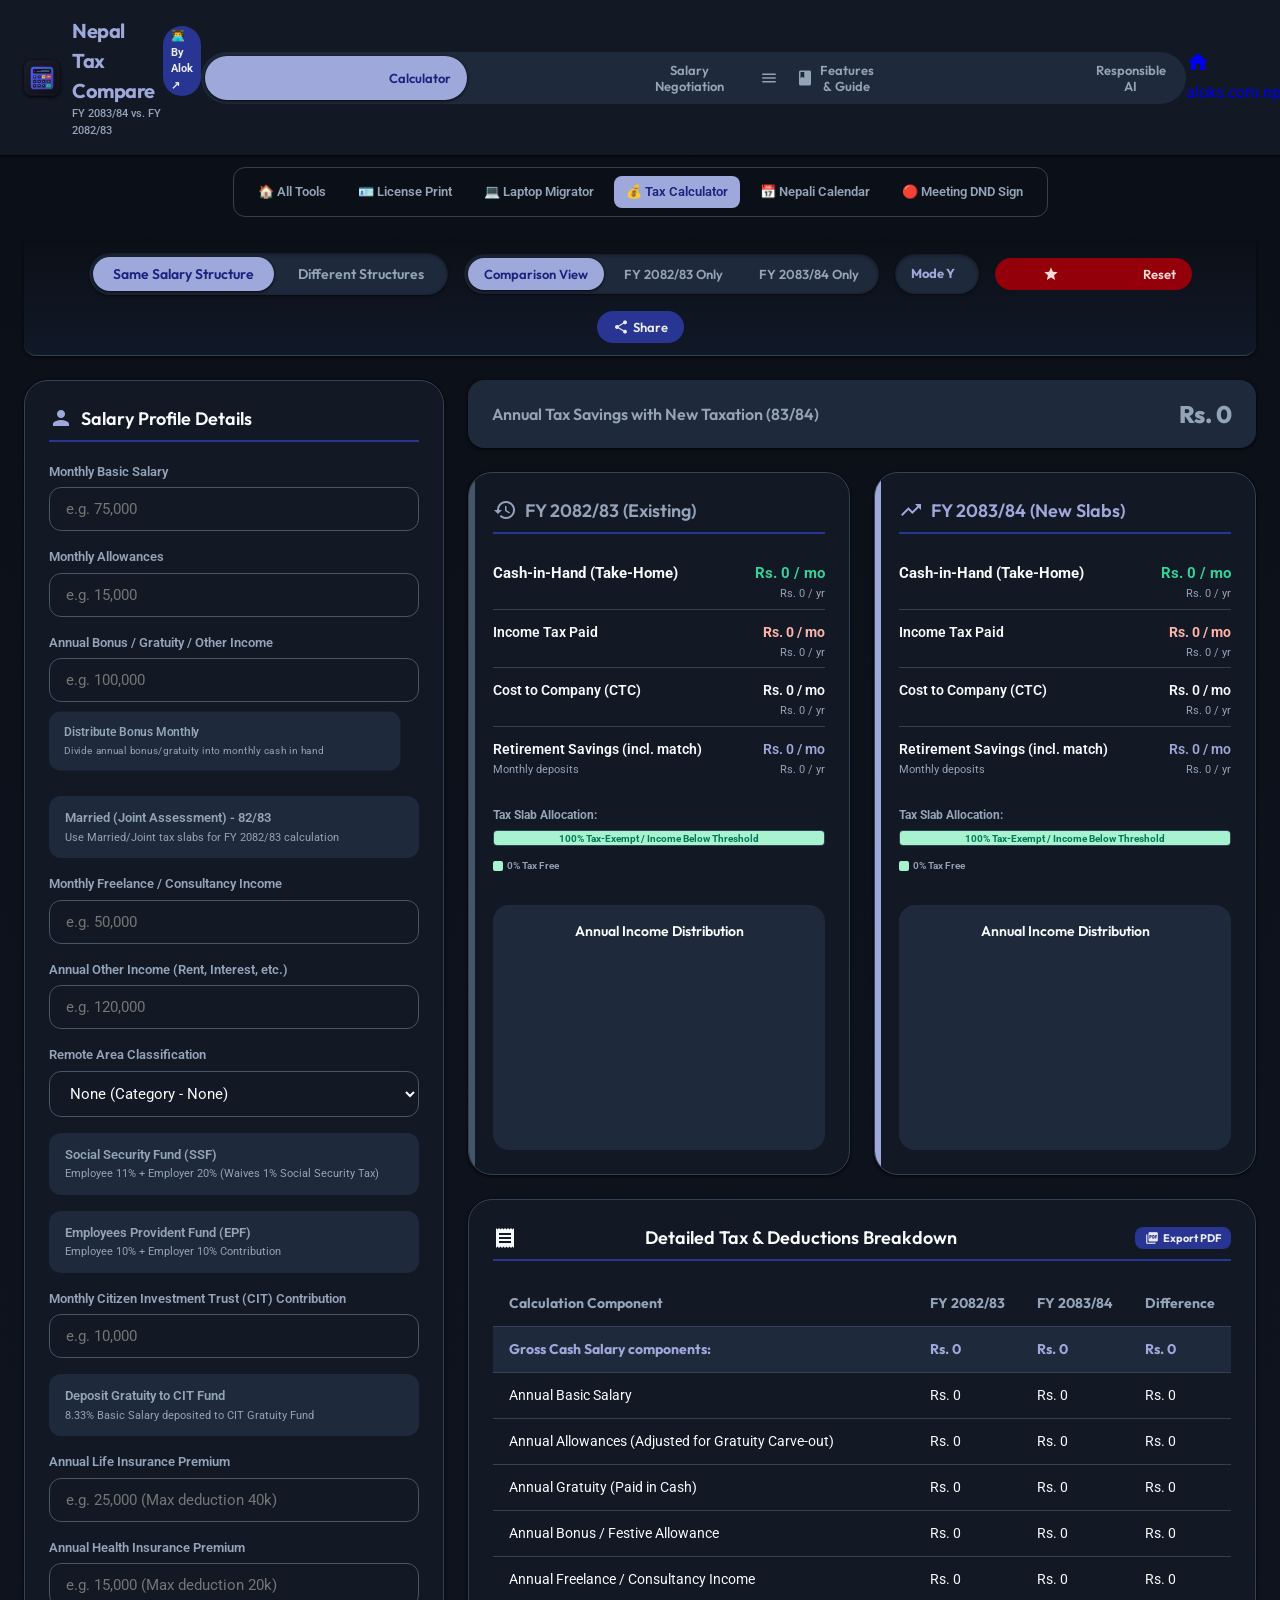
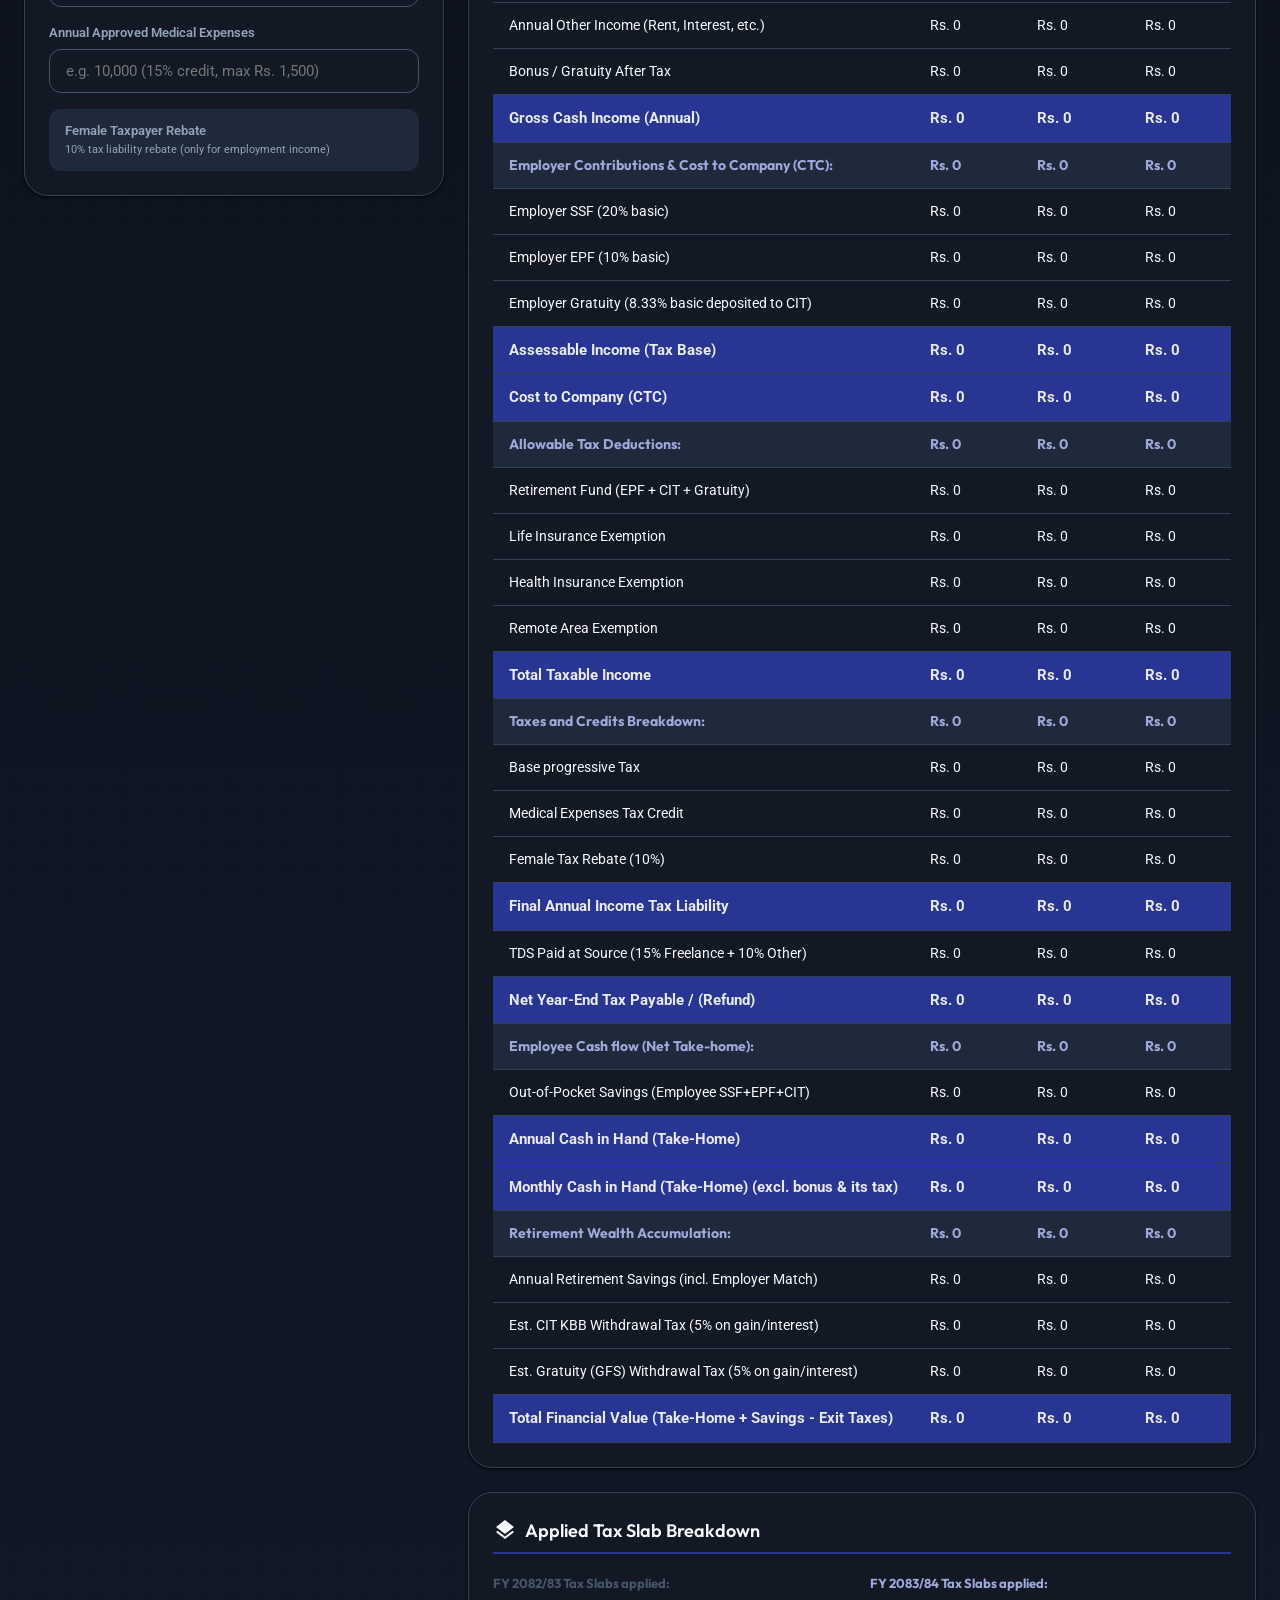
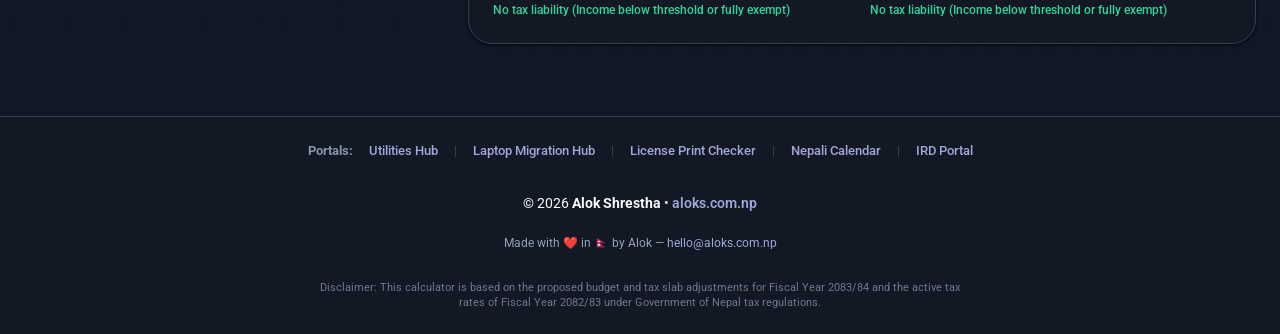
<file: utils/nepal-tax-calculator/index.html>
<!DOCTYPE html>
<html lang="en">
<head>
  <meta charset="UTF-8">
  <meta name="viewport" content="width=device-width, initial-scale=1.0">
  <title>Nepal Cash in Hand Tax Calculator (FY 2083/84 vs 2082/83)</title>
  <meta name="description" content="Compare your take-home cash in hand and tax liabilities side-by-side for Nepal's income tax structure FY 2082/83 vs the new FY 2083/84.">
  
  <script>
    (function() {
      const mode = localStorage.getItem('alok_site_theme') || 'auto';
      const prefersDark = window.matchMedia && window.matchMedia('(prefers-color-scheme: dark)').matches;
      const isDark = (mode === 'dark') || (mode === 'auto' && prefersDark);
      document.documentElement.setAttribute('data-theme', isDark ? 'dark' : 'light');
    })();
  </script>

  <!-- PWA Web App Manifest & Meta Tags -->
  <link rel="manifest" href="manifest.json">
  <meta name="theme-color" content="#3f51b5">
  <meta name="mobile-web-app-capable" content="yes">
  <meta name="apple-mobile-web-app-capable" content="yes">
  <meta name="apple-mobile-web-app-title" content="Nepal Tax">

  <!-- Favicon -->
  <link rel="icon" type="image/svg+xml" href="../../assets/favicon.svg">
  <link rel="shortcut icon" href="../../favicon.ico">
  <link rel="apple-touch-icon" href="./icon.svg">

  <!-- Style Sheets -->
  <link rel="stylesheet" href="./style.css">

  <!-- Load Material Icons -->
  <link href="https://fonts.googleapis.com/icon?family=Material+Icons" rel="stylesheet">

  <!-- Import Map for Material 3 Web Components -->
  <script type="importmap">
    {
      "imports": {
        "@material/web/": "https://esm.run/@material/web/"
      }
    }
  </script>
  <script type="module">
    import '@material/web/all.js';
  </script>
</head>
<body>

  <!-- App Header -->
  <header>
    <div class="header-title-container">
      <img src="./icon.svg" alt="Nepal Tax Logo" style="width: 36px; height: 36px; border-radius: 8px; box-shadow: var(--elevation-1);">
      <div>
        <div style="display: flex; align-items: center; gap: 8px;">
          <h1>Nepal Tax Compare</h1>
          <a href="https://aloks.com.np" target="_blank" style="font-size: 11px; font-weight: 700; background: var(--md-sys-color-primary-container); color: var(--md-sys-color-on-primary-container); padding: 2px 8px; border-radius: 9999px; text-decoration: none;">👨‍💻 By Alok ↗</a>
        </div>
        <div class="header-subtitle">FY 2083/84 vs. FY 2082/83</div>
      </div>
    </div>
    
    <!-- Navigation Container -->
    <div class="nav-container">
      <button id="nav-calc" class="nav-item active">
        <span class="material-icons">calculate</span>
        <span>Calculator</span>
      </button>
      <button id="nav-negotiate" class="nav-item">
        <span class="material-icons">handshake</span>
        <span>Salary Negotiation</span>
      </button>
      <button id="nav-features" class="nav-item">
        <span class="material-icons">menu_book</span>
        <span>Features & Guide</span>
      </button>
      <button id="nav-ai" class="nav-item">
        <span class="material-icons">psychology</span>
        <span>Responsible AI</span>
      </button>
    </div>
    
    <div class="header-actions">
      <!-- Back to Main Site -->
      <a href="../../" style="text-decoration:none;" title="Back to aloks.com.np">
        <md-outlined-button>
          <span class="material-icons" slot="icon">home</span>
          aloks.com.np
        </md-outlined-button>
      </a>
      <a href="../" style="text-decoration:none;" title="Utilities Hub">
        <md-outlined-button>
          <span class="material-icons" slot="icon">apps</span>
          Utilities
        </md-outlined-button>
      </a>

      <!-- Theme Switcher -->
      <md-icon-button id="theme-toggle" aria-label="Toggle Theme">
        <span class="material-icons" id="theme-icon">brightness_medium</span>
      </md-icon-button>

      <!-- Install PWA Button -->
      <md-filled-button id="install-btn" class="hidden">
        <span class="material-icons" slot="icon">file_download</span>
        Install App
      </md-filled-button>
    </div>
  </header>
 
  <!-- Utility Sub-Navigation Quick Bar -->
  <div style="max-width: 1200px; margin: 12px auto 0; padding: 0 16px;">
    <div style="display: flex; gap: 8px; overflow-x: auto; padding: 8px 12px; background: var(--md-sys-color-surface-container); border-radius: 12px; border: 1px solid var(--md-sys-color-outline-variant);">
      <a href="../" style="display: inline-flex; align-items: center; gap: 6px; padding: 6px 12px; border-radius: 8px; font-size: 13px; font-weight: 600; text-decoration: none; color: var(--md-sys-color-on-surface-variant); white-space: nowrap;">🏠 All Tools</a>
      <a href="../license-print-check/" style="display: inline-flex; align-items: center; gap: 6px; padding: 6px 12px; border-radius: 8px; font-size: 13px; font-weight: 600; text-decoration: none; color: var(--md-sys-color-on-surface-variant); white-space: nowrap;">🪪 License Print</a>
      <a href="../laptop-migrator/" style="display: inline-flex; align-items: center; gap: 6px; padding: 6px 12px; border-radius: 8px; font-size: 13px; font-weight: 600; text-decoration: none; color: var(--md-sys-color-on-surface-variant); white-space: nowrap;">💻 Laptop Migrator</a>
      <a href="./" style="display: inline-flex; align-items: center; gap: 6px; padding: 6px 12px; border-radius: 8px; font-size: 13px; font-weight: 600; text-decoration: none; background: var(--md-sys-color-primary); color: var(--md-sys-color-on-primary); white-space: nowrap;">💰 Tax Calculator</a>
      <a href="../nepali-calendar/" style="display: inline-flex; align-items: center; gap: 6px; padding: 6px 12px; border-radius: 8px; font-size: 13px; font-weight: 600; text-decoration: none; color: var(--md-sys-color-on-surface-variant); white-space: nowrap;">📅 Nepali Calendar</a>
      <a href="../meeting-dnd/" style="display: inline-flex; align-items: center; gap: 6px; padding: 6px 12px; border-radius: 8px; font-size: 13px; font-weight: 600; text-decoration: none; color: var(--md-sys-color-on-surface-variant); white-space: nowrap;">🔴 Meeting DND Sign</a>
    </div>
  </div>

  <!-- PWA Install Banner -->
  <div id="pwa-banner" class="pwa-banner hidden">
    <div>
      <strong>Install Tax Calculator PWA</strong>
      <p style="font-size: 12px; opacity: 0.9;">Run completely offline, install on home screen, and load instantly.</p>
    </div>
    <md-filled-button id="banner-install-btn">Install</md-filled-button>
  </div>

  <!-- Main Content Area -->
  <main>

    <!-- Calculator View Panel -->
    <div id="calculator-view" class="view-panel">
      
      <!-- Top controls with Salary Structure tabs & View Mode tabs -->
      <div class="control-row">
        <div class="tab-container" id="structure-tabs-container">
          <button id="tab-same" class="tab-btn active">Same Salary Structure</button>
          <button id="tab-diff" class="tab-btn">Different Structures</button>
        </div>
        
        <div class="view-mode-container">
          <button id="view-compare" class="view-btn active">Comparison View</button>
          <button id="view-82" class="view-btn">FY 2082/83 Only</button>
          <button id="view-83" class="view-btn">FY 2083/84 Only</button>
        </div>

        <!-- Mode Y Switch -->
        <div class="has-tooltip" style="background: var(--md-sys-color-surface-variant); padding: 4px 16px; border-radius: var(--radius-full); display: inline-flex; align-items: center; gap: 8px; box-shadow: inset var(--elevation-1); height: 40px;">
          <span style="font-family: var(--font-title); font-size: 13px; font-weight: 700; color: var(--md-sys-color-primary);">Mode Y</span>
          <md-switch id="mode-y" style="transform: scale(0.8);"></md-switch>
          <span class="tooltip-text" style="bottom: 115%;">Applies Mode Y company settings: forces EPF ON, disables SSF/Remote/Health/Medical, and subtracts 10% basic salary from CIT.</span>
        </div>

        <button id="btn-reset" class="view-btn" style="background: var(--md-sys-color-error-container); color: var(--md-sys-color-on-error-container); display: flex; align-items: center; gap: 4px;">
          <span class="material-icons" style="font-size: 16px;">restart_alt</span>
          <span>Reset</span>
        </button>

        <button id="btn-share" class="view-btn" style="background: var(--md-sys-color-primary-container); color: var(--md-sys-color-on-primary-container); display: flex; align-items: center; gap: 4px;">
          <span class="material-icons" style="font-size: 16px;">share</span>
          <span>Share</span>
        </button>
      </div>

      <!-- Sub-tabs for Different Structures (Comparison Mode Selector) -->
      <div id="diff-mode-container" class="hidden diff-selector-card">
        <span>Compare Scenario A as:</span>
        <select id="diff-mode-select">
          <option value="82_vs_83">Existing Tax (82/83) vs. Scenario B in New Tax (83/84)</option>
          <option value="83_vs_83">New Tax (83/84) vs. Scenario B in New Tax (83/84)</option>
        </select>
      </div>

    <!-- Application Main Grid -->
    <div class="app-grid" id="main-content-layout">

      <!-- Column 1: Input Panel(s) -->
      <div id="input-container" style="display: flex; flex-direction: column; gap: 24px;">

        <!-- Profile A (Always visible) -->
        <div class="card" id="card-profile-a">
          <div class="card-title" style="display: flex; justify-content: space-between; align-items: center; width: 100%;">
            <div style="display: flex; align-items: center; gap: 8px;">
              <span class="material-icons" style="color: var(--md-sys-color-primary);">person</span>
              <span id="profile-a-title">Salary Profile Details</span>
            </div>
            <button id="btn-copy-to-b" class="card-header-btn hidden">
              <span>Copy to Right</span>
              <span class="material-icons">arrow_forward</span>
            </button>
          </div>

          <div class="form-section">
            
            <!-- Basic Salary -->
            <div class="form-group has-tooltip">
              <label for="basic-a">Monthly Basic Salary</label>
              <input type="number" id="basic-a" min="0" value="" placeholder="e.g. 75,000">
              <span class="tooltip-text">Your base monthly salary, excluding allowances. Used as the base to calculate retirement fund contributions.</span>
            </div>

            <!-- Allowances -->
            <div class="form-group has-tooltip">
              <label for="allowance-a">Monthly Allowances</label>
              <input type="number" id="allowance-a" min="0" value="" placeholder="e.g. 15,000">
              <span class="tooltip-text">Regular monthly allowances (e.g. lunch, transport, mobile, housing, cost of living allowance).</span>
            </div>

            <!-- Bonus -->
            <div class="form-group has-tooltip">
              <label for="bonus-a">Annual Bonus / Gratuity / Other Income</label>
              <input type="number" id="bonus-a" min="0" value="" placeholder="e.g. 100,000">
              <span class="tooltip-text">Total occasional or annual earnings like festive bonus (Dashain allowance), performance bonus, or gratuity.</span>
            </div>
            
            <!-- Split Bonus Toggle -->
            <div class="toggle-group has-tooltip" style="margin-top: -8px; margin-bottom: 8px; transform: scale(0.95); transform-origin: left center;">
              <div class="toggle-label-container">
                <label for="split-bonus-a">Distribute Bonus Monthly</label>
                <span class="toggle-desc">Divide annual bonus/gratuity into monthly cash in hand</span>
              </div>
              <md-switch id="split-bonus-a"></md-switch>
              <span class="tooltip-text">If ON, distributes annual bonus and its marginal tax liability evenly over 12 months for a steady monthly paycheck. If OFF, bonus is kept separate.</span>
            </div>

            <!-- Filing Status Checkbox (Only impacts FY 2082/83) -->
            <div class="toggle-group has-tooltip">
              <div class="toggle-label-container">
                <label for="status-a">Married (Joint Assessment) - 82/83</label>
                <span class="toggle-desc">Use Married/Joint tax slabs for FY 2082/83 calculation</span>
              </div>
              <md-switch id="status-a"></md-switch>
              <span class="tooltip-text">Filing status for FY 2082/83. Slabs start higher (Rs. 600,000) than single (Rs. 500,000). Note: FY 2083/84 has unified slabs for all.</span>
            </div>

            <!-- Freelance Income -->
            <div class="form-group has-tooltip">
              <label for="freelance-a">Monthly Freelance / Consultancy Income</label>
              <input type="number" id="freelance-a" min="0" value="" placeholder="e.g. 50,000">
              <span class="tooltip-text">Freelance or consultancy monthly earnings. Subject to 15% TDS in Nepal. The TDS acts as an advance tax credit offset.</span>
            </div>

            <!-- Other Income -->
            <div class="form-group has-tooltip">
              <label for="other-a">Annual Other Income (Rent, Interest, etc.)</label>
              <input type="number" id="other-a" min="0" value="" placeholder="e.g. 120,000">
              <span class="tooltip-text">Other annual taxable incomes (e.g. house rent, investment interest). Rent is typically subject to 10% TDS.</span>
            </div>

            <!-- Remote Area Category -->
            <div class="form-group has-tooltip">
              <label for="remote-a">Remote Area Classification</label>
              <select id="remote-a">
                <option value="None">None (Category - None)</option>
                <option value="A">Category A (Deduction: Rs. 50,000)</option>
                <option value="B">Category B (Deduction: Rs. 40,000)</option>
                <option value="C">Category C (Deduction: Rs. 30,000)</option>
                <option value="D">Category D (Deduction: Rs. 20,000)</option>
                <option value="E">Category E (Deduction: Rs. 10,000)</option>
              </select>
              <span class="tooltip-text">Deduction based on remote category of deployment region under Income Tax Act. Max Rs. 50,000 deduction for Category A.</span>
            </div>

            <!-- SSF Toggle -->
            <div class="toggle-group has-tooltip">
              <div class="toggle-label-container">
                <label for="ssf-a">Social Security Fund (SSF)</label>
                <span class="toggle-desc">Employee 11% + Employer 20% (Waives 1% Social Security Tax)</span>
              </div>
              <md-switch id="ssf-a" selected></md-switch>
              <span class="tooltip-text">31% basic salary contribution (11% employee + 20% employer). Enables 1% Social Security Tax waiver on the first slab.</span>
            </div>

            <!-- EPF Toggle -->
            <div id="epf-wrapper-a" class="toggle-group has-tooltip">
              <div class="toggle-label-container">
                <label for="epf-a">Employees Provident Fund (EPF)</label>
                <span class="toggle-desc">Employee 10% + Employer 10% Contribution</span>
              </div>
              <md-switch id="epf-a"></md-switch>
              <span class="tooltip-text">20% basic salary contribution (10% employee + 10% employer). Standard provident fund, mutually exclusive with SSF.</span>
            </div>

            <!-- CIT Input -->
            <div class="form-group has-tooltip">
              <label for="cit-a">Monthly Citizen Investment Trust (CIT) Contribution</label>
              <input type="number" id="cit-a" min="0" value="" placeholder="e.g. 10,000">
              <span class="tooltip-text">Citizen Investment Trust voluntary contribution. Eligible for tax deduction up to 1/3 of total income or Rs. 500,000 combined limit.</span>
            </div>

            <!-- Employer Gratuity Toggle -->
            <div id="gratuity-wrapper-a" class="toggle-group has-tooltip">
              <div class="toggle-label-container">
                <label for="gratuity-a">Deposit Gratuity to CIT Fund</label>
                <span class="toggle-desc">8.33% Basic Salary deposited to CIT Gratuity Fund</span>
              </div>
              <md-switch id="gratuity-a"></md-switch>
              <span class="tooltip-text">When ON, gratuity is deposited to CIT Gratuity Fund (tax-deductible). When OFF, gratuity is paid out directly in cash (taxed).</span>
            </div>

            <!-- Life Insurance Premium -->
            <div class="form-group has-tooltip">
              <label for="life-a">Annual Life Insurance Premium</label>
              <input type="number" id="life-a" min="0" value="" placeholder="e.g. 25,000 (Max deduction 40k)">
              <span class="tooltip-text">Annual premium paid for life insurance. Tax-deductible up to Rs. 40,000 annually.</span>
            </div>

            <!-- Health Insurance Premium -->
            <div class="form-group has-tooltip">
              <label for="health-a">Annual Health Insurance Premium</label>
              <input type="number" id="health-a" min="0" value="" placeholder="e.g. 15,000 (Max deduction 20k)">
              <span class="tooltip-text">Annual premium paid for health insurance. Tax-deductible up to Rs. 20,000 annually.</span>
            </div>

            <!-- Medical Expenses -->
            <div class="form-group has-tooltip">
              <label for="medical-a">Annual Approved Medical Expenses</label>
              <input type="number" id="medical-a" min="0" value="" placeholder="e.g. 10,000 (15% credit, max Rs. 1,500)">
              <span class="tooltip-text">Tax credit of 15% of approved medical bills, directly deducted from your calculated tax. Capped at Rs. 1,500.</span>
            </div>

            <!-- Female Taxpayer Toggle -->
            <div class="toggle-group has-tooltip">
              <div class="toggle-label-container">
                <label for="female-a">Female Taxpayer Rebate</label>
                <span class="toggle-desc">10% tax liability rebate (only for employment income)</span>
              </div>
              <md-switch id="female-a"></md-switch>
              <span class="tooltip-text">10% rebate on final calculated tax liability if your sole income source is employment (applies to FY 83/84 unified and FY 82/83 single status).</span>
            </div>

          </div>
        </div>

        <!-- Profile B (Hidden by default, shown in Split structures mode) -->
        <div class="card hidden" id="card-profile-b">
          <div class="card-title" style="display: flex; justify-content: space-between; align-items: center; width: 100%;">
            <div style="display: flex; align-items: center; gap: 8px;">
              <span class="material-icons" style="color: var(--md-sys-color-secondary);">person_outline</span>
              <span>Salary Profile B Details (New Tax)</span>
            </div>
            <button id="btn-copy-to-a" class="card-header-btn hidden">
              <span class="material-icons">arrow_back</span>
              <span>Copy to Left</span>
            </button>
          </div>

          <div class="form-section">
            
            <!-- Basic Salary -->
            <div class="form-group has-tooltip">
              <label for="basic-b">Monthly Basic Salary</label>
              <input type="number" id="basic-b" min="0" value="" placeholder="e.g. 90,000">
              <span class="tooltip-text">Your base monthly salary, excluding allowances. Used as the base to calculate retirement fund contributions.</span>
            </div>

            <!-- Allowances -->
            <div class="form-group has-tooltip">
              <label for="allowance-b">Monthly Allowances</label>
              <input type="number" id="allowance-b" min="0" value="" placeholder="e.g. 20,000">
              <span class="tooltip-text">Regular monthly allowances (e.g. lunch, transport, mobile, housing, cost of living allowance).</span>
            </div>

            <!-- Bonus -->
            <div class="form-group has-tooltip">
              <label for="bonus-b">Annual Bonus / Gratuity</label>
              <input type="number" id="bonus-b" min="0" value="" placeholder="e.g. 120,000">
              <span class="tooltip-text">Total occasional or annual earnings like festive bonus (Dashain allowance), performance bonus, or gratuity.</span>
            </div>

            <!-- Split Bonus Toggle -->
            <div class="toggle-group has-tooltip" style="margin-top: -8px; margin-bottom: 8px; transform: scale(0.95); transform-origin: left center;">
              <div class="toggle-label-container">
                <label for="split-bonus-b">Distribute Bonus Monthly</label>
                <span class="toggle-desc">Divide annual bonus/gratuity into monthly cash in hand</span>
              </div>
              <md-switch id="split-bonus-b"></md-switch>
              <span class="tooltip-text">If ON, distributes annual bonus and its marginal tax liability evenly over 12 months for a steady monthly paycheck. If OFF, bonus is kept separate.</span>
            </div>

            <!-- Filing Status Checkbox (Only impacts FY 2082/83 if relevant) -->
            <div class="toggle-group has-tooltip">
              <div class="toggle-label-container">
                <label for="status-b">Married (Joint Assessment) - Scenario B</label>
                <span class="toggle-desc">Use Married/Joint tax slabs for scenario comparison</span>
              </div>
              <md-switch id="status-b"></md-switch>
              <span class="tooltip-text">Filing status for comparison scenario. Slabs start higher (Rs. 600,000) than single. Note: FY 2083/84 has unified slabs.</span>
            </div>

            <!-- Freelance Income -->
            <div class="form-group has-tooltip">
              <label for="freelance-b">Monthly Freelance / Consultancy Income</label>
              <input type="number" id="freelance-b" min="0" value="" placeholder="e.g. 50,000">
              <span class="tooltip-text">Freelance or consultancy monthly earnings. Subject to 15% TDS in Nepal. The TDS acts as an advance tax credit offset.</span>
            </div>

            <!-- Other Income -->
            <div class="form-group has-tooltip">
              <label for="other-b">Annual Other Income (Rent, Interest, etc.)</label>
              <input type="number" id="other-b" min="0" value="" placeholder="e.g. 120,000">
              <span class="tooltip-text">Other annual taxable incomes (e.g. house rent, investment interest). Rent is typically subject to 10% TDS.</span>
            </div>

            <!-- Remote Area Category -->
            <div class="form-group has-tooltip">
              <label for="remote-b">Remote Area Classification</label>
              <select id="remote-b">
                <option value="None">None (Category - None)</option>
                <option value="A">Category A (Deduction: Rs. 50,000)</option>
                <option value="B">Category B (Deduction: Rs. 40,000)</option>
                <option value="C">Category C (Deduction: Rs. 30,000)</option>
                <option value="D">Category D (Deduction: Rs. 20,000)</option>
                <option value="E">Category E (Deduction: Rs. 10,000)</option>
              </select>
              <span class="tooltip-text">Deduction based on remote category of deployment region under Income Tax Act. Max Rs. 50,000 deduction for Category A.</span>
            </div>

            <!-- SSF Toggle -->
            <div class="toggle-group has-tooltip">
              <div class="toggle-label-container">
                <label for="ssf-b">Social Security Fund (SSF)</label>
                <span class="toggle-desc">Employee 11% + Employer 20% (Waives 1% Social Security Tax)</span>
              </div>
              <md-switch id="ssf-b" selected></md-switch>
              <span class="tooltip-text">31% basic salary contribution (11% employee + 20% employer). Enables 1% Social Security Tax waiver on the first slab.</span>
            </div>

            <!-- EPF Toggle -->
            <div id="epf-wrapper-b" class="toggle-group has-tooltip">
              <div class="toggle-label-container">
                <label for="epf-b">Employees Provident Fund (EPF)</label>
                <span class="toggle-desc">Employee 10% + Employer 10% Contribution</span>
              </div>
              <md-switch id="epf-b"></md-switch>
              <span class="tooltip-text">20% basic salary contribution (10% employee + 10% employer). Standard provident fund, mutually exclusive with SSF.</span>
            </div>

            <!-- CIT Input -->
            <div class="form-group has-tooltip">
              <label for="cit-b">Monthly Citizen Investment Trust (CIT) Contribution</label>
              <input type="number" id="cit-b" min="0" value="" placeholder="e.g. 10,000">
              <span class="tooltip-text">Citizen Investment Trust voluntary contribution. Eligible for tax deduction up to 1/3 of total income or Rs. 500,000 combined limit.</span>
            </div>

            <!-- Employer Gratuity Toggle -->
            <div id="gratuity-wrapper-b" class="toggle-group has-tooltip">
              <div class="toggle-label-container">
                <label for="gratuity-b">Deposit Gratuity to CIT Fund</label>
                <span class="toggle-desc">8.33% Basic Salary deposited to CIT Gratuity Fund</span>
              </div>
              <md-switch id="gratuity-b"></md-switch>
              <span class="tooltip-text">When ON, gratuity is deposited to CIT Gratuity Fund (tax-deductible). When OFF, gratuity is paid out directly in cash (taxed).</span>
            </div>

            <!-- Life Insurance Premium -->
            <div class="form-group has-tooltip">
              <label for="life-b">Annual Life Insurance Premium</label>
              <input type="number" id="life-b" min="0" value="" placeholder="e.g. 25,000">
              <span class="tooltip-text">Annual premium paid for life insurance. Tax-deductible up to Rs. 40,000 annually.</span>
            </div>

            <!-- Health Insurance Premium -->
            <div class="form-group has-tooltip">
              <label for="health-b">Annual Health Insurance Premium</label>
              <input type="number" id="health-b" min="0" value="" placeholder="e.g. 15,000">
              <span class="tooltip-text">Annual premium paid for health insurance. Tax-deductible up to Rs. 20,000 annually.</span>
            </div>

            <!-- Medical Expenses -->
            <div class="form-group has-tooltip">
              <label for="medical-b">Annual Approved Medical Expenses</label>
              <input type="number" id="medical-b" min="0" value="" placeholder="e.g. 10,000">
              <span class="tooltip-text">Tax credit of 15% of approved medical bills, directly deducted from your calculated tax. Capped at Rs. 1,500.</span>
            </div>

            <!-- Female Taxpayer Toggle -->
            <div class="toggle-group has-tooltip">
              <div class="toggle-label-container">
                <label for="female-b">Female Taxpayer Rebate</label>
                <span class="toggle-desc">10% tax liability rebate</span>
              </div>
              <md-switch id="female-b"></md-switch>
              <span class="tooltip-text">10% rebate on final calculated tax liability if your sole income source is employment (applies to FY 83/84 unified and FY 82/83 single status).</span>
            </div>

          </div>
        </div>

      </div>

      <!-- Column 2: Results Panel -->
      <div class="results-pane">

        <!-- Hero Savings Card (Diff Callout) -->
        <div class="comparison-badge" id="saving-callout">
          <div class="badge-text" id="saving-callout-text">Tax Savings with New Taxation Structure</div>
          <div class="badge-value" id="saving-callout-value">Rs. 0 / year</div>
        </div>

        <!-- Side-by-Side Summary Cards -->
        <div class="side-by-side-results">
          
          <!-- Column 2A: Existing Taxation (82/83) -->
          <div class="card result-card existing">
            <div class="card-title" style="color: var(--md-sys-color-on-surface-variant);">
              <span class="material-icons">history</span>
              <span>FY 2082/83 (Existing)</span>
            </div>

            <div style="display: flex; flex-direction: column; gap: 12px; margin-top: 8px;">
              <!-- Cash-in-Hand -->
              <div style="border-bottom: 1px solid var(--md-sys-color-outline-variant); padding-bottom: 6px;">
                <div style="display: flex; justify-content: space-between; font-weight: 700; font-size: 15px;">
                  <span>Cash-in-Hand (Take-Home)</span>
                  <span id="cash-monthly-82" style="color: var(--md-sys-color-tertiary);">Rs. 0 / mo</span>
                </div>
                <div style="display: flex; justify-content: space-between; font-size: 11px; color: var(--md-sys-color-on-surface-variant); margin-top: 2px;">
                  <span id="cash-monthly-note-82" style="font-weight: 500; color: var(--md-sys-color-primary);"></span>
                  <span id="cash-annual-82">Rs. 0 / yr</span>
                </div>
              </div>

              <!-- Income Tax -->
              <div style="border-bottom: 1px solid var(--md-sys-color-outline-variant); padding-bottom: 6px;">
                <div style="display: flex; justify-content: space-between; font-weight: 600; font-size: 14px;">
                  <span>Income Tax Paid</span>
                  <span id="tax-monthly-82" class="highlight-negative">Rs. 0 / mo</span>
                </div>
                <div style="display: flex; justify-content: space-between; font-size: 11px; color: var(--md-sys-color-on-surface-variant); margin-top: 2px;">
                  <span id="tax-monthly-note-82" style="font-weight: 500; color: var(--md-sys-color-error);"></span>
                  <span id="tax-annual-82">Rs. 0 / yr</span>
                </div>
              </div>

              <!-- Cost to Company (CTC) -->
              <div style="border-bottom: 1px solid var(--md-sys-color-outline-variant); padding-bottom: 6px;">
                <div style="display: flex; justify-content: space-between; font-weight: 600; font-size: 14px;">
                  <span>Cost to Company (CTC)</span>
                  <span id="ctc-monthly-82">Rs. 0 / mo</span>
                </div>
                <div style="display: flex; justify-content: space-between; font-size: 11px; color: var(--md-sys-color-on-surface-variant); margin-top: 2px;">
                  <span id="ctc-monthly-note-82" style="font-weight: 500; color: var(--md-sys-color-on-surface-variant);"></span>
                  <span id="ctc-annual-82">Rs. 0 / yr</span>
                </div>
              </div>

              <!-- Retirement Savings -->
              <div>
                <div style="display: flex; justify-content: space-between; font-weight: 600; font-size: 14px;">
                  <span>Retirement Savings (incl. match)</span>
                  <span id="savings-monthly-82" style="color: var(--md-sys-color-primary);">Rs. 0 / mo</span>
                </div>
                <div style="display: flex; justify-content: space-between; font-size: 11px; color: var(--md-sys-color-on-surface-variant); margin-top: 2px;">
                  <span>Monthly deposits</span>
                  <span id="savings-annual-82">Rs. 0 / yr</span>
                </div>
              </div>

              <!-- Progressive Slab Bar Visualizer -->
              <div style="margin-top: 16px; display: flex; flex-direction: column; gap: 6px;">
                <span style="font-size: 12px; font-weight: 700; color: var(--md-sys-color-on-surface-variant);">Tax Slab Allocation:</span>
                <div class="slab-bar-container" id="slab-bar-container-82"></div>
                <div class="slab-bar-legend" id="slab-bar-legend-82"></div>
              </div>
            </div>

            <!-- Visualization of Income Split (Chart A) -->
            <div class="chart-container" style="margin-top: 12px;">
              <div class="chart-title">Annual Income Distribution</div>
              <svg id="chart-svg-82" class="svg-chart"></svg>
            </div>
          </div>

          <!-- Column 2B: New Taxation (83/84) -->
          <div class="card result-card new">
            <div class="card-title" style="color: var(--md-sys-color-primary);">
              <span class="material-icons">trending_up</span>
              <span>FY 2083/84 (New Slabs)</span>
            </div>

            <div style="display: flex; flex-direction: column; gap: 12px; margin-top: 8px;">
              <!-- Cash-in-Hand -->
              <div style="border-bottom: 1px solid var(--md-sys-color-outline-variant); padding-bottom: 6px;">
                <div style="display: flex; justify-content: space-between; font-weight: 700; font-size: 15px;">
                  <span>Cash-in-Hand (Take-Home)</span>
                  <span id="cash-monthly-83" style="color: var(--md-sys-color-tertiary);">Rs. 0 / mo</span>
                </div>
                <div style="display: flex; justify-content: space-between; font-size: 11px; color: var(--md-sys-color-on-surface-variant); margin-top: 2px;">
                  <span id="cash-monthly-note-83" style="font-weight: 500; color: var(--md-sys-color-primary);"></span>
                  <span id="cash-annual-83">Rs. 0 / yr</span>
                </div>
              </div>

              <!-- Income Tax -->
              <div style="border-bottom: 1px solid var(--md-sys-color-outline-variant); padding-bottom: 6px;">
                <div style="display: flex; justify-content: space-between; font-weight: 600; font-size: 14px;">
                  <span>Income Tax Paid</span>
                  <span id="tax-monthly-83" class="highlight-negative">Rs. 0 / mo</span>
                </div>
                <div style="display: flex; justify-content: space-between; font-size: 11px; color: var(--md-sys-color-on-surface-variant); margin-top: 2px;">
                  <span id="tax-monthly-note-83" style="font-weight: 500; color: var(--md-sys-color-error);"></span>
                  <span id="tax-annual-83">Rs. 0 / yr</span>
                </div>
              </div>

              <!-- Cost to Company (CTC) -->
              <div style="border-bottom: 1px solid var(--md-sys-color-outline-variant); padding-bottom: 6px;">
                <div style="display: flex; justify-content: space-between; font-weight: 600; font-size: 14px;">
                  <span>Cost to Company (CTC)</span>
                  <span id="ctc-monthly-83">Rs. 0 / mo</span>
                </div>
                <div style="display: flex; justify-content: space-between; font-size: 11px; color: var(--md-sys-color-on-surface-variant); margin-top: 2px;">
                  <span id="ctc-monthly-note-83" style="font-weight: 500; color: var(--md-sys-color-on-surface-variant);"></span>
                  <span id="ctc-annual-83">Rs. 0 / yr</span>
                </div>
              </div>

              <!-- Retirement Savings -->
              <div>
                <div style="display: flex; justify-content: space-between; font-weight: 600; font-size: 14px;">
                  <span>Retirement Savings (incl. match)</span>
                  <span id="savings-monthly-83" style="color: var(--md-sys-color-primary);">Rs. 0 / mo</span>
                </div>
                <div style="display: flex; justify-content: space-between; font-size: 11px; color: var(--md-sys-color-on-surface-variant); margin-top: 2px;">
                  <span>Monthly deposits</span>
                  <span id="savings-annual-83">Rs. 0 / yr</span>
                </div>
              </div>

              <!-- Progressive Slab Bar Visualizer -->
              <div style="margin-top: 16px; display: flex; flex-direction: column; gap: 6px;">
                <span style="font-size: 12px; font-weight: 700; color: var(--md-sys-color-on-surface-variant);">Tax Slab Allocation:</span>
                <div class="slab-bar-container" id="slab-bar-container-83"></div>
                <div class="slab-bar-legend" id="slab-bar-legend-83"></div>
              </div>
            </div>

            <!-- Visualization of Income Split (Chart B) -->
            <div class="chart-container" style="margin-top: 12px;">
              <div class="chart-title">Annual Income Distribution</div>
              <svg id="chart-svg-83" class="svg-chart"></svg>
            </div>
          </div>
        </div>

        <!-- Smart Tax Saving Recommendations (Optimization Hints) -->
        <div class="card" id="optimization-tips-card" style="border-left: 6px solid var(--md-sys-color-tertiary); display: none;">
          <div class="card-title" style="color: var(--md-sys-color-tertiary); border-bottom-color: var(--md-sys-color-tertiary-container);">
            <span class="material-icons">tips_and_updates</span>
            <span>Smart Tax Saving Recommendations</span>
          </div>
          <div id="optimization-tips-content" style="display: flex; flex-direction: column; gap: 12px; margin-top: 8px;">
            <!-- Dynamic hints populated by app.js -->
          </div>
        </div>

        <!-- Detailed Side-by-Side Calculation Table -->
        <div class="card table-card">
          <div class="card-title" style="display: flex; justify-content: space-between; align-items: center; width: 100%;">
            <div style="display: flex; align-items: center; gap: 8px;">
              <span class="material-icons">receipt_long</span>
              <span>Detailed Tax & Deductions Breakdown</span>
            </div>
            <button id="btn-export-pdf" class="card-header-btn" style="background: var(--md-sys-color-primary-container); color: var(--md-sys-color-on-primary-container);">
              <span class="material-icons">picture_as_pdf</span>
              <span>Export PDF</span>
            </button>
          </div>

          <table>
            <thead>
              <tr>
                <th>Calculation Component</th>
                <th id="table-hdr-a">FY 2082/83</th>
                <th id="table-hdr-b">FY 2083/84</th>
                <th>Difference</th>
              </tr>
            </thead>
            <tbody id="comparison-table-body">
              <!-- Dynamically populated via app.js -->
            </tbody>
          </table>
        </div>

        <!-- Slab Breakdown Visual Cards -->
        <div class="card">
          <div class="card-title">
            <span class="material-icons">layers</span>
            <span>Applied Tax Slab Breakdown</span>
          </div>
          
          <div class="slab-breakdown-grid">
            <div class="slab-col-82">
              <h4 style="font-family: var(--font-title); margin-bottom: 8px; font-size: 13px; color: var(--md-sys-color-outline);">FY 2082/83 Tax Slabs applied:</h4>
              <div id="slab-breakdown-82" style="font-size: 12px; display: flex; flex-direction: column; gap: 4px;"></div>
            </div>
            <div class="slab-col-83">
              <h4 style="font-family: var(--font-title); margin-bottom: 8px; font-size: 13px; color: var(--md-sys-color-primary);">FY 2083/84 Tax Slabs applied:</h4>
              <div id="slab-breakdown-83" style="font-size: 12px; display: flex; flex-direction: column; gap: 4px;"></div>
            </div>
          </div>
        </div>

      </div>

    </div>
    </div>

    <!-- Features & Guide View Panel -->
    <div id="features-view" class="view-panel hidden">
      <div class="features-hero">
        <span class="material-icons hero-icon">stars</span>
        <h2>Nepal Tax Compare Features & Guide</h2>
        <p>A comprehensive overview of the progressive tax laws, deductions, credits, and the features built into this application.</p>
      </div>

      <div class="features-grid">
        <!-- Feature 1: Unified Slabs -->
        <div class="card feature-card">
          <div class="feature-card-header">
            <span class="material-icons feature-icon" style="color: var(--md-sys-color-primary);">layers</span>
            <h3>FY 2083/84 Unified Slabs</h3>
          </div>
          <p>The budget for FY 2083/84 has completely replaced the separate Single vs. Married tax tables with a single, unified progressive schedule for all resident individuals, significantly increasing the tax-free limit.</p>
          <ul>
            <li><strong>Up to NPR 1,000,000:</strong> 1% Social Security Tax (SST)</li>
            <li><strong>NPR 1,000,001 - 1,500,000:</strong> 10% Income Tax</li>
            <li><strong>NPR 1,500,001 - 2,500,000:</strong> 20% Income Tax</li>
            <li><strong>NPR 2,500,001 - 4,000,000:</strong> 27% Income Tax</li>
            <li><strong>Above NPR 4,000,000:</strong> 29% Income Tax (Reduced from 39%)</li>
          </ul>
        </div>

        <!-- Feature 2: Retirement Cap -->
        <div class="card feature-card">
          <div class="feature-card-header">
            <span class="material-icons feature-icon" style="color: var(--md-sys-color-secondary);">shield</span>
            <h3>Retirement Deductions (Cap: 500k)</h3>
          </div>
          <p>Employees contributing to approved retirement funds can deduct their contributions from their taxable income to lower tax liability.</p>
          <ul>
            <li><strong>Maximum Deduction:</strong> Lower of actual contributions, 1/3 of assessable income, or **NPR 500,000** annually.</li>
            <li><strong>SSF Contributions:</strong> Employee 11% + Employer 20% (total 31% basic salary). In this app, employer contributions are added to assessable income and included in the deduction cap calculations.</li>
            <li><strong>EPF Contributions:</strong> Employee 10% + Employer 10% basic salary.</li>
            <li><strong>CIT Contribution:</strong> Employees can voluntarily add Citizen Investment Trust contributions.</li>
          </ul>
        </div>

        <!-- Feature 3: SST Waiver -->
        <div class="card feature-card">
          <div class="feature-card-header">
            <span class="material-icons feature-icon" style="color: var(--md-sys-color-tertiary);">volunteer_activism</span>
            <h3>1% SST Waiver for SSF</h3>
          </div>
          <p>Salaried individuals contributing to the Social Security Fund (SSF) are eligible for a complete waiver of the 1% Social Security Tax on the first income slab.</p>
          <ul>
            <li><strong>SSF Contributors:</strong> Pay **0%** on the first NPR 1,000,000 of taxable income in FY 2083/84 (or first 500k/600k in FY 2082/83).</li>
            <li><strong>Non-SSF Contributors (EPF/CIT/None):</strong> Pay **1%** on the first slab.</li>
          </ul>
        </div>

        <!-- Feature 4: Bonus Distribution -->
        <div class="card feature-card">
          <div class="feature-card-header">
            <span class="material-icons feature-icon" style="color: #60A5FA;">paid</span>
            <h3>Flex Bonus Distribution</h3>
          </div>
          <p>Decide how your annual bonus, gratuity, or other occasional incomes affect your monthly budget. Toggle between two modes:</p>
          <ul>
            <li><strong>Distribute Bonus Monthly (ON):</strong> Spreads the net bonus and its marginal tax liability evenly across 12 months for a balanced, regular monthly take-home display.</li>
            <li><strong>Keep Bonus Separate (OFF):</strong> Excludes the bonus cash and its associated marginal tax from regular monthly cash-in-hand. Net monthly values reflect base pay, and the bonus is shown as a separate payout: <em>(+Rs. XXX bonus when taken)</em>.</li>
          </ul>
        </div>

        <!-- Feature 5: Deductions and Credits -->
        <div class="card feature-card">
          <div class="feature-card-header">
            <span class="material-icons feature-icon" style="color: #F87171;">card_membership</span>
            <h3>Tax Exemptions & Credits</h3>
          </div>
          <p>Full support for other deductions and rebates permitted under the Nepal Income Tax Act:</p>
          <ul>
            <li><strong>Life Insurance Premium:</strong> Deduct up to NPR 40,000 annually.</li>
            <li><strong>Health Insurance Premium:</strong> Deduct up to NPR 20,000 annually.</li>
            <li><strong>Remote Area Allowances:</strong> Flat deductions based on region category (Category A: 50k, B: 40k, C: 30k, D: 20k, E: 10k).</li>
            <li><strong>Medical Credit:</strong> Tax credit of 15% of approved medical expenses, capped at NPR 1,500.</li>
            <li><strong>Female Rebate:</strong> 10% discount on final calculated tax liability if income is solely from employment.</li>
          </ul>
        </div>

        <!-- Feature 6: PWA and Charts -->
        <div class="card feature-card">
          <div class="feature-card-header">
            <span class="material-icons feature-icon" style="color: #A78BFA;">phonelink</span>
            <h3>PWA & Interactive Visuals</h3>
          </div>
          <p>Built with premium design aesthetics and user convenience in mind:</p>
          <ul>
            <li><strong>Progressive Web App (PWA):</strong> Fully installable on iOS, Android, and Desktop. Offline-ready and caches assets for instant load.</li>
            <li><strong>Responsive Layouts:</strong> Optimizes for mobile viewports, side-by-side comparison, or single-year separate views.</li>
            <li><strong>Dynamic SVG Charts:</strong> Circular donut visualizations showing a exact breakdown of where every rupee goes.</li>
            <li><strong>Cost to Company (CTC):</strong> Shows employer match and total package size.</li>
          </ul>
        </div>

        <!-- Feature 7: Salary Negotiation Simulator -->
        <div class="card feature-card">
          <div class="feature-card-header">
            <span class="material-icons feature-icon" style="color: #0D9488;">handshake</span>
            <h3>Salary Negotiation Simulator</h3>
          </div>
          <p>Model custom adjustments to your salary package using the dedicated tab sandbox:</p>
          <ul>
            <li><strong>Basic & Allowances:</strong> Model adjustments independently for basic salary and allowances.</li>
            <li><strong>Percent or Fixed:</strong> Apply adjustments as a percentage (e.g., +10%) or a fixed monthly amount (e.g., +Rs. 15,000).</li>
            <li><strong>Side-by-Side Impact:</strong> View the exact impact of negotiation on take-home salary, tax, retirement, and CTC side-by-side against the base offer.</li>
          </ul>
        </div>

        <!-- Feature 8: Secondary Income & TDS Credits -->
        <div class="card feature-card">
          <div class="feature-card-header">
            <span class="material-icons feature-icon" style="color: #FBBF24;">receipt</span>
            <h3>Secondary Income & TDS Offsets</h3>
          </div>
          <p>Account for freelance and other side incomes along with their respective tax deductions:</p>
          <ul>
            <li><strong>Freelance Income (15% TDS):</strong> Computes monthly freelance or consultancy earnings and accounts for standard 15% TDS.</li>
            <li><strong>Other Income (10% TDS):</strong> Accounts for rent, interest, or other annual taxable sources subject to 10% TDS.</li>
            <li><strong>TDS Tax Credit Offset:</strong> Automatically deducts source-paid TDS from final calculated tax liability, indicating the net tax payable or refund due.</li>
          </ul>
        </div>

        <!-- Feature 9: Smart Advice & Slab Visualizer -->
        <div class="card feature-card">
          <div class="feature-card-header">
            <span class="material-icons feature-icon" style="color: var(--md-sys-color-tertiary);">tips_and_updates</span>
            <h3>Smart Advice & Slab Visualizer</h3>
          </div>
          <p>Get proactive guidance on minimizing tax and understanding how your income flows through slabs:</p>
          <ul>
            <li><strong>Tax Optimization Tips:</strong> Dynamic advice showing exactly how much tax you can save by maximizing CIT, Life/Health insurance, or Medical Credit.</li>
            <li><strong>Interactive Slab Visualizer:</strong> Stacked progress bars showing how much of your taxable income falls into each rate bracket with details on hover.</li>
          </ul>
        </div>
      </div>

      <!-- Quick Slab Reference Table -->
      <div class="card features-table-card">
        <div class="card-title">
          <span class="material-icons">query_stats</span>
          <span>Quick Slabs Reference Table (FY 2082/83 vs FY 2083/84)</span>
        </div>
        <div style="overflow-x: auto; margin-top: 12px;">
          <table class="slabs-info-table">
            <thead>
              <tr>
                <th>Slab Tier</th>
                <th>FY 2082/83 (Single)</th>
                <th>FY 2082/83 (Married)</th>
                <th>FY 2083/84 (Unified Slabs)</th>
              </tr>
            </thead>
            <tbody>
              <tr>
                <td><strong>1% Slab (SST)</strong></td>
                <td>First Rs. 500,000</td>
                <td>First Rs. 600,000</td>
                <td>First Rs. 1,000,000</td>
              </tr>
              <tr>
                <td><strong>10% Slab</strong></td>
                <td>Next Rs. 200,000</td>
                <td>Next Rs. 200,000</td>
                <td>Next Rs. 500,000</td>
              </tr>
              <tr>
                <td><strong>20% Slab</strong></td>
                <td>Next Rs. 300,000</td>
                <td>Next Rs. 300,000</td>
                <td>Next Rs. 1,000,000</td>
              </tr>
              <tr>
                <td><strong>27% Slab / 30% Slab</strong></td>
                <td>Next Rs. 1,000,000 (30%)</td>
                <td>Next Rs. 900,000 (30%)</td>
                <td>Next Rs. 1,500,000 (27%)</td>
              </tr>
              <tr>
                <td><strong>36% Slab</strong></td>
                <td>Next Rs. 3,000,000</td>
                <td>Next Rs. 3,000,000</td>
                <td>N/A (Merged)</td>
              </tr>
              <tr>
                <td><strong>Top Slab</strong></td>
                <td>Above Rs. 5,000,000 (39%)</td>
                <td>Above Rs. 5,000,000 (39%)</td>
                <td>Above Rs. 4,000,000 (29%)</td>
              </tr>
            </tbody>
          </table>
        </div>
      </div>

      <!-- Useful Portal Links Section -->
      <div class="card features-table-card" style="margin-top: 24px;">
        <div class="card-title">
          <span class="material-icons" style="color: var(--md-sys-color-primary);">link</span>
          <span>Useful Official Portals & Resources</span>
        </div>
        <p style="font-size: 14px; color: var(--md-sys-color-on-surface-variant); margin-top: 8px; margin-bottom: 16px;">
          Access the official Nepalese government and organizational portals to manage your tax registration, view contribution statements, or check retirement balances.
        </p>
        <div class="links-grid" style="display: grid; grid-template-columns: repeat(auto-fit, minmax(220px, 1fr)); gap: 16px;">
          
          <!-- IRD Link -->
          <a href="https://ird.gov.np" target="_blank" class="portal-link-item" style="text-decoration: none; color: inherit;">
            <div class="card" style="margin: 0; padding: 16px; height: 100%; border: 1px solid var(--md-sys-color-outline-variant);">
              <div style="display: flex; align-items: center; gap: 12px;">
                <span class="material-icons" style="color: #EF4444; font-size: 28px;">account_balance</span>
                <div>
                  <h4 style="margin: 0; font-family: var(--font-title); font-size: 15px; color: var(--md-sys-color-on-surface);">Inland Revenue Department (IRD)</h4>
                  <p style="margin: 4px 0 0 0; font-size: 11px; color: var(--md-sys-color-on-surface-variant);">Tax filings, PAN registration, tax calculators & official circulars.</p>
                </div>
              </div>
            </div>
          </a>

          <!-- SSF Link -->
          <a href="https://ssf.gov.np" target="_blank" class="portal-link-item" style="text-decoration: none; color: inherit;">
            <div class="card" style="margin: 0; padding: 16px; height: 100%; border: 1px solid var(--md-sys-color-outline-variant);">
              <div style="display: flex; align-items: center; gap: 12px;">
                <span class="material-icons" style="color: #10B981; font-size: 28px;">groups</span>
                <div>
                  <h4 style="margin: 0; font-family: var(--font-title); font-size: 15px; color: var(--md-sys-color-on-surface);">Social Security Fund (SSF)</h4>
                  <p style="margin: 4px 0 0 0; font-size: 11px; color: var(--md-sys-color-on-surface-variant);">Contributor logins, social security schemes, claims & statements.</p>
                </div>
              </div>
            </div>
          </a>

          <!-- CIT / NLK Link -->
          <a href="https://nlk.org.np" target="_blank" class="portal-link-item" style="text-decoration: none; color: inherit;">
            <div class="card" style="margin: 0; padding: 16px; height: 100%; border: 1px solid var(--md-sys-color-outline-variant);">
              <div style="display: flex; align-items: center; gap: 12px;">
                <span class="material-icons" style="color: #3B82F6; font-size: 28px;">savings</span>
                <div>
                  <h4 style="margin: 0; font-family: var(--font-title); font-size: 15px; color: var(--md-sys-color-on-surface);">Citizen Investment Trust (CIT)</h4>
                  <p style="margin: 4px 0 0 0; font-size: 11px; color: var(--md-sys-color-on-surface-variant);">Nagarik Lagani Kosh. E-returns, statements, and schemes.</p>
                </div>
              </div>
            </div>
          </a>

          <!-- EPF Link -->
          <a href="https://epf.org.np" target="_blank" class="portal-link-item" style="text-decoration: none; color: inherit;">
            <div class="card" style="margin: 0; padding: 16px; height: 100%; border: 1px solid var(--md-sys-color-outline-variant);">
              <div style="display: flex; align-items: center; gap: 12px;">
                <span class="material-icons" style="color: #F59E0B; font-size: 28px;">account_balance_wallet</span>
                <div>
                  <h4 style="margin: 0; font-family: var(--font-title); font-size: 15px; color: var(--md-sys-color-on-surface);">Employees Provident Fund (EPF)</h4>
                  <p style="margin: 4px 0 0 0; font-size: 11px; color: var(--md-sys-color-on-surface-variant);">Karmachari Sanchaya Kosh. Logins, statements, and loan portals.</p>
                </div>
              </div>
            </div>
          </a>

        </div>
      </div>
    </div>

    <!-- Salary Negotiation View Panel -->
    <div id="negotiate-view" class="view-panel hidden">
      <div class="features-hero" style="background: linear-gradient(135deg, #0d9488 0%, #0f766e 100%);">
        <span class="material-icons hero-icon" style="color: #fcd34d;">handshake</span>
        <h2>Salary Negotiation Simulator</h2>
        <p>Model custom adjustments to basic salary and allowances, and view side-by-side impact on cash-in-hand, tax, retirement savings, and CTC without affecting your main calculation inputs.</p>
      </div>

      <div class="app-grid dual-input-layout">
        <!-- Inputs Card (Left / Top) -->
        <div id="nego-input-container" class="dual-inputs" style="display: grid; grid-template-columns: 1fr 1fr; gap: 24px; margin-bottom: 24px;">
          
          <!-- Base Profile Selection Card -->
          <div class="card">
            <div class="card-title">
              <span class="material-icons" style="color: var(--md-sys-color-primary);">settings</span>
              <span>1. Select Base Profile</span>
            </div>
            <div class="form-section">
              <div class="form-group has-tooltip">
                <label for="nego-base-profile">Base Profile to Adjust</label>
                <select id="nego-base-profile">
                  <option value="profileA_82">Profile A (FY 2082/83)</option>
                  <option value="profileA_83">Profile A (FY 2083/84)</option>
                  <option value="profileB_83">Profile B (FY 2083/84)</option>
                </select>
                <span class="tooltip-text">Select which salary configuration from the main calculator tab to use as your negotiation baseline.</span>
              </div>
            </div>
          </div>

          <!-- Adjustments Card -->
          <div class="card">
            <div class="card-title">
              <span class="material-icons" style="color: var(--md-sys-color-secondary);">edit</span>
              <span>2. Adjustments</span>
            </div>
            <div class="form-section">
              <!-- Basic Salary Adjustment Group -->
              <div style="border-bottom: 1px solid var(--md-sys-color-outline-variant); padding-bottom: 12px; display: flex; flex-direction: column; gap: 8px;">
                <label style="font-weight: 700;">Basic Salary Adjustment</label>
                <div class="form-row">
                  <div class="form-group">
                    <label for="nego-basic-type">Type</label>
                    <select id="nego-basic-type">
                      <option value="percent">Percentage (%)</option>
                      <option value="fixed">Fixed Amount (Rs.)</option>
                    </select>
                  </div>
                  <div class="form-group">
                    <label for="nego-basic-action">Direction</label>
                    <select id="nego-basic-action">
                      <option value="increase">Increase (+)</option>
                      <option value="decrease">Decrease (-)</option>
                    </select>
                  </div>
                </div>
                <div class="form-group" style="margin-top: 4px;">
                  <label for="nego-basic-val">Adjustment Value</label>
                  <input type="number" id="nego-basic-val" min="0" placeholder="e.g. 10 for 10% or 15000 for Rs.15k">
                </div>
              </div>

              <!-- Allowances Adjustment Group -->
              <div style="display: flex; flex-direction: column; gap: 8px;">
                <label style="font-weight: 700;">Allowances Adjustment</label>
                <div class="form-row">
                  <div class="form-group">
                    <label for="nego-allowance-type">Type</label>
                    <select id="nego-allowance-type">
                      <option value="percent">Percentage (%)</option>
                      <option value="fixed">Fixed Amount (Rs.)</option>
                    </select>
                  </div>
                  <div class="form-group">
                    <label for="nego-allowance-action">Direction</label>
                    <select id="nego-allowance-action">
                      <option value="increase">Increase (+)</option>
                      <option value="decrease">Decrease (-)</option>
                    </select>
                  </div>
                </div>
                <div class="form-group" style="margin-top: 4px;">
                  <label for="nego-allowance-val">Adjustment Value</label>
                  <input type="number" id="nego-allowance-val" min="0" placeholder="e.g. 5 for 5% or 5000 for Rs.5k">
                </div>
              </div>

            </div>
          </div>

        </div>

        <!-- Results Pane (Right / Bottom) -->
        <div class="results-pane">
          <!-- Side-by-Side Summary Cards -->
          <div class="side-by-side-results">
            
            <!-- Base Offer Result Card -->
            <div class="card result-card existing" style="border-left-color: var(--md-sys-color-outline);">
              <div class="card-title" style="color: var(--md-sys-color-on-surface-variant);">
                <span class="material-icons">history</span>
                <span>Base Salary Offer</span>
              </div>
              <div style="display: flex; flex-direction: column; gap: 12px; margin-top: 8px;">
                <!-- Cash in Hand -->
                <div style="border-bottom: 1px solid var(--md-sys-color-outline-variant); padding-bottom: 6px;">
                  <div style="display: flex; justify-content: space-between; font-weight: 700; font-size: 15px;">
                    <span>Cash-in-Hand (Take-Home)</span>
                    <span id="nego-cash-monthly-base" style="color: var(--md-sys-color-tertiary);">Rs. 0 / mo</span>
                  </div>
                  <div style="display: flex; justify-content: space-between; font-size: 11px; color: var(--md-sys-color-on-surface-variant); margin-top: 2px;">
                    <span id="nego-cash-monthly-note-base" style="font-weight: 500; color: var(--md-sys-color-primary);"></span>
                    <span id="nego-cash-annual-base">Rs. 0 / yr</span>
                  </div>
                </div>
                <!-- Income Tax -->
                <div style="border-bottom: 1px solid var(--md-sys-color-outline-variant); padding-bottom: 6px;">
                  <div style="display: flex; justify-content: space-between; font-weight: 600; font-size: 14px;">
                    <span>Income Tax Paid</span>
                    <span id="nego-tax-monthly-base" class="highlight-negative">Rs. 0 / mo</span>
                  </div>
                  <div style="display: flex; justify-content: space-between; font-size: 11px; color: var(--md-sys-color-on-surface-variant); margin-top: 2px;">
                    <span id="nego-tax-monthly-note-base" style="font-weight: 500; color: var(--md-sys-color-error);"></span>
                    <span id="nego-tax-annual-base">Rs. 0 / yr</span>
                  </div>
                </div>
                <!-- CTC -->
                <div style="border-bottom: 1px solid var(--md-sys-color-outline-variant); padding-bottom: 6px;">
                  <div style="display: flex; justify-content: space-between; font-weight: 600; font-size: 14px;">
                    <span>Cost to Company (CTC)</span>
                    <span id="nego-ctc-monthly-base">Rs. 0 / mo</span>
                  </div>
                  <div style="display: flex; justify-content: space-between; font-size: 11px; color: var(--md-sys-color-on-surface-variant); margin-top: 2px;">
                    <span id="nego-ctc-monthly-note-base" style="font-weight: 500; color: var(--md-sys-color-on-surface-variant);"></span>
                    <span id="nego-ctc-annual-base">Rs. 0 / yr</span>
                  </div>
                </div>
                <!-- Retirement Savings -->
                <div>
                  <div style="display: flex; justify-content: space-between; font-weight: 600; font-size: 14px;">
                    <span>Retirement Savings (incl. match)</span>
                    <span id="nego-savings-monthly-base" style="color: var(--md-sys-color-primary);">Rs. 0 / mo</span>
                  </div>
                  <div style="display: flex; justify-content: space-between; font-size: 11px; color: var(--md-sys-color-on-surface-variant); margin-top: 2px;">
                    <span>Monthly deposits</span>
                    <span id="nego-savings-annual-base">Rs. 0 / yr</span>
                  </div>
                </div>
                <!-- Progressive Slab Bar -->
                <div style="margin-top: 16px; display: flex; flex-direction: column; gap: 6px;">
                  <span style="font-size: 12px; font-weight: 700; color: var(--md-sys-color-on-surface-variant);">Tax Slab Allocation:</span>
                  <div class="slab-bar-container" id="nego-slab-bar-container-base"></div>
                  <div class="slab-bar-legend" id="nego-slab-bar-legend-base"></div>
                </div>
              </div>
              <div class="chart-container" style="margin-top: 12px;">
                <div class="chart-title">Annual Income Distribution</div>
                <svg id="nego-chart-svg-base" class="svg-chart"></svg>
              </div>
            </div>

            <!-- Negotiated Offer Result Card -->
            <div class="card result-card new" style="border-left-color: #0d9488;">
              <div class="card-title" style="color: #0d9488;">
                <span class="material-icons">handshake</span>
                <span>Negotiated Salary Offer</span>
              </div>
              <div style="display: flex; flex-direction: column; gap: 12px; margin-top: 8px;">
                <!-- Cash in Hand -->
                <div style="border-bottom: 1px solid var(--md-sys-color-outline-variant); padding-bottom: 6px;">
                  <div style="display: flex; justify-content: space-between; font-weight: 700; font-size: 15px;">
                    <span>Cash-in-Hand (Take-Home)</span>
                    <span id="nego-cash-monthly-nego" style="color: var(--md-sys-color-tertiary);">Rs. 0 / mo</span>
                  </div>
                  <div style="display: flex; justify-content: space-between; font-size: 11px; color: var(--md-sys-color-on-surface-variant); margin-top: 2px;">
                    <span id="nego-cash-monthly-note-nego" style="font-weight: 500; color: var(--md-sys-color-primary);"></span>
                    <span id="nego-cash-annual-nego">Rs. 0 / yr</span>
                  </div>
                </div>
                <!-- Income Tax -->
                <div style="border-bottom: 1px solid var(--md-sys-color-outline-variant); padding-bottom: 6px;">
                  <div style="display: flex; justify-content: space-between; font-weight: 600; font-size: 14px;">
                    <span>Income Tax Paid</span>
                    <span id="nego-tax-monthly-nego" class="highlight-negative">Rs. 0 / mo</span>
                  </div>
                  <div style="display: flex; justify-content: space-between; font-size: 11px; color: var(--md-sys-color-on-surface-variant); margin-top: 2px;">
                    <span id="nego-tax-monthly-note-nego" style="font-weight: 500; color: var(--md-sys-color-error);"></span>
                    <span id="nego-tax-annual-nego">Rs. 0 / yr</span>
                  </div>
                </div>
                <!-- CTC -->
                <div style="border-bottom: 1px solid var(--md-sys-color-outline-variant); padding-bottom: 6px;">
                  <div style="display: flex; justify-content: space-between; font-weight: 600; font-size: 14px;">
                    <span>Cost to Company (CTC)</span>
                    <span id="nego-ctc-monthly-nego">Rs. 0 / mo</span>
                  </div>
                  <div style="display: flex; justify-content: space-between; font-size: 11px; color: var(--md-sys-color-on-surface-variant); margin-top: 2px;">
                    <span id="nego-ctc-monthly-note-nego" style="font-weight: 500; color: var(--md-sys-color-on-surface-variant);"></span>
                    <span id="nego-ctc-annual-nego">Rs. 0 / yr</span>
                  </div>
                </div>
                <!-- Retirement Savings -->
                <div>
                  <div style="display: flex; justify-content: space-between; font-weight: 600; font-size: 14px;">
                    <span>Retirement Savings (incl. match)</span>
                    <span id="nego-savings-monthly-nego" style="color: var(--md-sys-color-primary);">Rs. 0 / mo</span>
                  </div>
                  <div style="display: flex; justify-content: space-between; font-size: 11px; color: var(--md-sys-color-on-surface-variant); margin-top: 2px;">
                    <span>Monthly deposits</span>
                    <span id="nego-savings-annual-nego">Rs. 0 / yr</span>
                  </div>
                </div>
                <!-- Progressive Slab Bar -->
                <div style="margin-top: 16px; display: flex; flex-direction: column; gap: 6px;">
                  <span style="font-size: 12px; font-weight: 700; color: var(--md-sys-color-on-surface-variant);">Tax Slab Allocation:</span>
                  <div class="slab-bar-container" id="nego-slab-bar-container-nego"></div>
                  <div class="slab-bar-legend" id="nego-slab-bar-legend-nego"></div>
                </div>
              </div>
              <div class="chart-container" style="margin-top: 12px;">
                <div class="chart-title">Annual Income Distribution</div>
                <svg id="nego-chart-svg-nego" class="svg-chart"></svg>
              </div>
            </div>

          </div>

          <!-- Detailed Row-by-Row Table Card -->
          <div class="card table-card">
            <div class="card-title">
              <span class="material-icons">receipt_long</span>
              <span>Negotiation Detailed Impact Table</span>
            </div>
            <table>
              <thead>
                <tr>
                  <th>Salary / Calculation Item</th>
                  <th>Base Salary Offer</th>
                  <th>Negotiated Offer</th>
                  <th>Net Difference</th>
                </tr>
              </thead>
              <tbody id="nego-comparison-table-body">
                <!-- Dynamically populated via app.js -->
              </tbody>
            </table>
          </div>

        </div>

      </div>
    </div>

    <!-- Responsible AI View Panel -->
    <div id="ai-use-view" class="view-panel hidden">
      <div class="ai-hero">
        <span class="material-icons hero-icon">psychology</span>
        <h2>Responsible AI Manifesto</h2>
        <p>A reminder to developers and creators on utilizing Artificial Intelligence to solve unique, unsolved problems rather than rebuilding existing commodities.</p>
      </div>

      <div class="ai-grid">
        <!-- Card 1: Rebuilding vs. Creating -->
        <div class="card ai-card">
          <div class="ai-card-header">
            <span class="material-icons ai-icon" style="color: var(--md-sys-color-primary);">lightbulb</span>
            <h3>Build What Doesn't Exist</h3>
          </div>
          <div class="ai-card-content">
            <p>Artificial Intelligence represents a monumental leap in human productivity. However, with great power comes the responsibility of intent. Recreating standard, commoditized tools (like generic calculators, basic todo lists, or standard templates) wastes energy and human potential.</p>
            <p style="margin-top: 12px; font-weight: 500; color: var(--md-sys-color-primary);">AI is best utilized to build custom, tailored solutions to localized problems that have no existing pre-packaged alternatives.</p>
          </div>
        </div>

        <!-- Card 2: The Inspiration Behind This Tool -->
        <div class="card ai-card">
          <div class="ai-card-header">
            <span class="material-icons ai-icon" style="color: var(--md-sys-color-secondary);">explore</span>
            <h3>Case Study: Nepal Tax Compare</h3>
          </div>
          <div class="ai-card-content">
            <p>This calculator is a prime example of the <strong>"Build What Doesn't Exist"</strong> mandate. While standard global tax calculators exist, none addressed the complex, concurrent, side-by-side transition from the dual tax slabs of FY 2082/83 to the new unified tax structure of FY 2083/84 in Nepal, accounting for specialized local deductions like SSF tax exemptions, remote allowances, and CIT limits in an offline-ready PWA.</p>
            <p style="margin-top: 12px; font-weight: 500; color: var(--md-sys-color-secondary);">We built this to solve a specific, unmet localized need.</p>
          </div>
        </div>

        <!-- Card 3: The True Cost of Replication -->
        <div class="card ai-card">
          <div class="ai-card-header">
            <span class="material-icons ai-icon" style="color: var(--md-sys-color-error);">eco</span>
            <h3>The Environmental & Cognitive Cost</h3>
          </div>
          <div class="ai-card-content">
            <p>Every AI generation consumes computational cycles, electrical power, and water for cooling data centers. Using these immense resources to duplicate existing open-source code or rebuild wheels contributes to carbon emissions without adding novel utility to the digital ecosystem.</p>
            <p style="margin-top: 12px; font-weight: 500; color: var(--md-sys-color-error);">Innovate responsibly. Dedicate GPU hours to original thoughts and bridging functional gaps.</p>
          </div>
        </div>

        <!-- Card 4: How to Apply Responsible AI -->
        <div class="card ai-card">
          <div class="ai-card-header">
            <span class="material-icons ai-icon" style="color: var(--md-sys-color-tertiary);">verified</span>
            <h3>The AI Creator's Checklist</h3>
          </div>
          <div class="ai-card-content">
            <ul>
              <li><strong>Search First:</strong> Verify if a high-quality, open-source tool already satisfies the requirement.</li>
              <li><strong>Target Gaps:</strong> Identify where existing solutions fail—due to lack of localization, poor user experience, or static limitations.</li>
              <li><strong>Augment, Don't Clone:</strong> If you must build in an existing space, add substantial new value (e.g. offline PWA capabilities, interactive visualizations, and side-by-side comparisons).</li>
            </ul>
          </div>
        </div>
      </div>

      <div class="card ai-callout-card">
        <span class="material-icons">info</span>
        <div>
          <strong>A Core Principle for AI pair-programming:</strong>
          <p style="margin-top: 4px; font-size: 13px;">"Use AI to expand the boundaries of software, bringing solutions to places and peoples that were underserved by technology, rather than overcrowding the well-trodden paths."</p>
        </div>
      </div>
    </div>

  </main>

  <!-- Footer Info -->
  <footer style="border-top: 1px solid var(--md-sys-color-outline-variant); padding: 24px 16px; margin-top: 48px; text-align: center;">
    <div style="margin-bottom: 12px; display: flex; justify-content: center; gap: 16px; flex-wrap: wrap; font-size: 13px;">
      <span style="font-weight: 700; opacity: 0.9;">Portals:</span>
      <a href="../" style="color: var(--md-sys-color-primary); text-decoration: none; font-weight: 500;">Utilities Hub</a>
      <span style="opacity: 0.3;">|</span>
      <a href="../laptop-migrator/" style="color: var(--md-sys-color-primary); text-decoration: none; font-weight: 500;">Laptop Migration Hub</a>
      <span style="opacity: 0.3;">|</span>
      <a href="../license-print-check/" style="color: var(--md-sys-color-primary); text-decoration: none; font-weight: 500;">License Print Checker</a>
      <span style="opacity: 0.3;">|</span>
      <a href="../nepali-calendar/" style="color: var(--md-sys-color-primary); text-decoration: none; font-weight: 500;">Nepali Calendar</a>
      <span style="opacity: 0.3;">|</span>
      <a href="https://ird.gov.np" target="_blank" rel="noopener" style="color: var(--md-sys-color-primary); text-decoration: none; font-weight: 500;">IRD Portal</a>
    </div>
    
    <div style="margin: 12px 0; font-size: 14px; color: var(--md-sys-color-on-surface);">
      &copy; 2026 <strong>Alok Shrestha</strong> &bull; <a href="https://aloks.com.np" target="_blank" style="color: var(--md-sys-color-primary); text-decoration: none; font-weight: 600;">aloks.com.np</a>
    </div>
    
    <div style="font-size: 12px; color: var(--md-sys-color-on-surface-variant); margin-bottom: 8px;">
      Made with ❤️ in 🇳🇵 by Alok &mdash; <a href="mailto:hello@aloks.com.np" style="color: var(--md-sys-color-primary); text-decoration: none;">hello@aloks.com.np</a>
    </div>

    <div style="max-width: 650px; margin: 12px auto 0 auto; line-height: 1.4; opacity: 0.7; font-size: 11px;">
      Disclaimer: This calculator is based on the proposed budget and tax slab adjustments for Fiscal Year 2083/84 and the active tax rates of Fiscal Year 2082/83 under Government of Nepal tax regulations.
    </div>
  </footer>

  <!-- Main Controller Application Scripts -->
  <script type="module" src="./app.js"></script>

  <!-- Register Service Worker for PWA -->
  <script>
    if ('serviceWorker' in navigator) {
      window.addEventListener('load', () => {
        navigator.serviceWorker.register('./sw.js')
          .then(reg => console.log('Tax Calculator ServiceWorker registered scope: ', reg.scope))
          .catch(err => console.warn('Tax Calculator SW registration failed: ', err));
      });
    }
  </script>
</body>
</html>
</file>
<file: rdr/shopify-url-maker/styles.css>
/* ==========================================================================
   Shopify Admin URL Maker Stylesheet
   Author: Alok Shrestha
   Features: Light / Dark / System Theme support, Responsive, Print Friendly
   ========================================================================== */

:root {
  /* Color Palette - Default Light Theme */
  --bg-primary: #f4f6f8;
  --bg-surface: #ffffff;
  --bg-surface-secondary: #f9fafb;
  --border-color: #dfe3e8;
  --border-color-hover: #b4bcc4;
  --text-primary: #212b36;
  --text-secondary: #637381;
  --text-muted: #919eab;

  /* Accent & Brand Colors */
  --accent-color: #008060; /* Shopify Green */
  --accent-color-hover: #006e52;
  --accent-light: #e6f4f0;
  --accent-border: #95bf47;
  --focus-ring: rgba(0, 128, 96, 0.25);

  /* Status Colors */
  --status-active-bg: #e4f5e9;
  --status-active-text: #108043;
  --status-draft-bg: #fff8e5;
  --status-draft-text: #916a00;
  --status-archived-bg: #f4f5f7;
  --status-archived-text: #454f5b;

  /* Tag & Pill Colors */
  --pill-bg: #f0f2f5;
  --pill-text: #333333;
  --pill-active-bg: #e6f4f0;
  --pill-active-text: #008060;
  --pill-active-border: #008060;

  /* UI Shadows & Radius */
  --radius-sm: 4px;
  --radius-md: 8px;
  --radius-lg: 12px;
  --radius-pill: 50px;
  --shadow-sm: 0 1px 3px rgba(0, 0, 0, 0.05);
  --shadow-md: 0 4px 12px rgba(0, 0, 0, 0.08);
  --shadow-lg: 0 8px 24px rgba(0, 0, 0, 0.12);

  /* Typography */
  --font-family: -apple-system, BlinkMacSystemFont, "Segoe UI", Roboto, Helvetica, Arial, sans-serif;
  --font-mono: SFMono-Regular, Consolas, "Liberation Mono", Menlo, Courier, monospace;
}

/* Explicit Dark Theme */
[data-theme="dark"] {
  --bg-primary: #0f172a;
  --bg-surface: #1e293b;
  --bg-surface-secondary: #334155;
  --border-color: #334155;
  --border-color-hover: #475569;
  --text-primary: #f8fafc;
  --text-secondary: #94a3b8;
  --text-muted: #64748b;

  --accent-color: #10b981;
  --accent-color-hover: #059669;
  --accent-light: #064e3b;
  --focus-ring: rgba(16, 185, 129, 0.3);

  --status-active-bg: #064e3b;
  --status-active-text: #6ee7b7;
  --status-draft-bg: #78350f;
  --status-draft-text: #fde68a;
  --status-archived-bg: #334155;
  --status-archived-text: #cbd5e1;

  --pill-bg: #334155;
  --pill-text: #e2e8f0;
  --pill-active-bg: #064e3b;
  --pill-active-text: #6ee7b7;
  --pill-active-border: #10b981;

  --shadow-sm: 0 1px 3px rgba(0, 0, 0, 0.3);
  --shadow-md: 0 4px 12px rgba(0, 0, 0, 0.4);
  --shadow-lg: 0 8px 24px rgba(0, 0, 0, 0.5);
}

/* System Theme Fallback for Dark Mode */
@media (prefers-color-scheme: dark) {
  :root:not([data-theme="light"]) {
    --bg-primary: #0f172a;
    --bg-surface: #1e293b;
    --bg-surface-secondary: #334155;
    --border-color: #334155;
    --border-color-hover: #475569;
    --text-primary: #f8fafc;
    --text-secondary: #94a3b8;
    --text-muted: #64748b;

    --accent-color: #10b981;
    --accent-color-hover: #059669;
    --accent-light: #064e3b;
    --focus-ring: rgba(16, 185, 129, 0.3);

    --status-active-bg: #064e3b;
    --status-active-text: #6ee7b7;
    --status-draft-bg: #78350f;
    --status-draft-text: #fde68a;
    --status-archived-bg: #334155;
    --status-archived-text: #cbd5e1;

    --pill-bg: #334155;
    --pill-text: #e2e8f0;
    --pill-active-bg: #064e3b;
    --pill-active-text: #6ee7b7;
    --pill-active-border: #10b981;

    --shadow-sm: 0 1px 3px rgba(0, 0, 0, 0.3);
    --shadow-md: 0 4px 12px rgba(0, 0, 0, 0.4);
    --shadow-lg: 0 8px 24px rgba(0, 0, 0, 0.5);
  }
}

/* Base Styles */
* {
  box-sizing: border-box;
  margin: 0;
  padding: 0;
}

body {
  font-family: var(--font-family);
  background-color: var(--bg-primary);
  color: var(--text-primary);
  line-height: 1.5;
  min-height: 100vh;
  display: flex;
  flex-direction: column;
  transition: background-color 0.2s ease, color 0.2s ease;
  overflow-x: hidden;
}

/* Layout Container */
.app-container {
  max-width: 1080px;
  margin: 0 auto;
  padding: 24px 16px;
  width: 100%;
  flex: 1;
  box-sizing: border-box;
}

/* Header */
.app-header {
  display: flex;
  align-items: center;
  justify-content: space-between;
  margin-bottom: 24px;
  padding-bottom: 16px;
  border-bottom: 1px solid var(--border-color);
  flex-wrap: wrap;
  gap: 16px;
}

.brand-section {
  display: flex;
  align-items: center;
  gap: 12px;
}

.brand-icon {
  width: 38px;
  height: 38px;
  border-radius: var(--radius-md);
}

.brand-title h1 {
  font-size: 1.4rem;
  font-weight: 700;
  color: var(--text-primary);
}

.brand-title p {
  font-size: 0.85rem;
  color: var(--text-secondary);
}

/* Theme Switcher Header Component */
.header-actions {
  display: flex;
  align-items: center;
  gap: 12px;
}

.theme-switcher {
  display: inline-flex;
  background-color: var(--bg-surface-secondary);
  border: 1px solid var(--border-color);
  border-radius: var(--radius-pill);
  padding: 3px;
}

.theme-btn {
  background: transparent;
  border: none;
  color: var(--text-secondary);
  padding: 6px 12px;
  border-radius: var(--radius-pill);
  font-size: 0.825rem;
  cursor: pointer;
  display: flex;
  align-items: center;
  gap: 6px;
  transition: all 0.2s ease;
}

.theme-btn.active {
  background-color: var(--bg-surface);
  color: var(--accent-color);
  font-weight: 600;
  box-shadow: var(--shadow-sm);
}

.theme-btn:hover:not(.active) {
  color: var(--text-primary);
}

/* Main Grid Layout */
.main-grid {
  display: grid;
  grid-template-columns: minmax(0, 1fr) minmax(0, 1fr);
  gap: 24px;
  width: 100%;
}

@media (max-width: 868px) {
  .main-grid {
    grid-template-columns: minmax(0, 1fr);
  }
}

/* Card Styling */
.card {
  background-color: var(--bg-surface);
  border: 1px solid var(--border-color);
  border-radius: var(--radius-lg);
  padding: 20px;
  box-shadow: var(--shadow-sm);
  display: flex;
  flex-direction: column;
  gap: 20px;
  min-width: 0;
  overflow: hidden;
}

.card-header {
  display: flex;
  align-items: center;
  justify-content: space-between;
  border-bottom: 1px solid var(--border-color);
  padding-bottom: 12px;
}

.card-title {
  font-size: 1.1rem;
  font-weight: 600;
  display: flex;
  align-items: center;
  gap: 8px;
}

/* Form Controls */
.form-group {
  display: flex;
  flex-direction: column;
  gap: 6px;
}

.form-label {
  font-size: 0.875rem;
  font-weight: 600;
  color: var(--text-primary);
  display: flex;
  align-items: center;
  justify-content: space-between;
}

.form-sublabel {
  font-size: 0.775rem;
  font-weight: normal;
  color: var(--text-secondary);
}

.input-text, .select-input {
  width: 100%;
  padding: 10px 12px;
  border: 1px solid var(--border-color);
  border-radius: var(--radius-md);
  background-color: var(--bg-surface-secondary);
  color: var(--text-primary);
  font-family: inherit;
  font-size: 0.9rem;
  transition: border-color 0.2s, box-shadow 0.2s;
  box-sizing: border-box;
}

.input-text:focus, .select-input:focus {
  outline: none;
  border-color: var(--accent-color);
  box-shadow: 0 0 0 3px var(--focus-ring);
}

/* Multi-select Pills / Tags */
.pill-group {
  display: flex;
  flex-wrap: wrap;
  gap: 8px;
  margin-top: 4px;
}

.pill-option {
  padding: 6px 14px;
  border-radius: var(--radius-pill);
  border: 1px solid var(--border-color);
  background-color: var(--pill-bg);
  color: var(--pill-text);
  font-size: 0.825rem;
  font-weight: 500;
  cursor: pointer;
  user-select: none;
  transition: all 0.2s ease;
  display: inline-flex;
  align-items: center;
  gap: 6px;
}

.pill-option:hover {
  border-color: var(--border-color-hover);
}

.pill-option.selected {
  background-color: var(--pill-active-bg);
  color: var(--pill-active-text);
  border-color: var(--pill-active-border);
  font-weight: 600;
}

/* Status Specific Pill Styling */
.pill-status-active.selected {
  background-color: var(--status-active-bg);
  color: var(--status-active-text);
  border-color: var(--status-active-text);
}

.pill-status-draft.selected {
  background-color: var(--status-draft-bg);
  color: var(--status-draft-text);
  border-color: var(--status-draft-text);
}

.pill-status-archived.selected {
  background-color: var(--status-archived-bg);
  color: var(--status-archived-text);
  border-color: var(--status-archived-text);
}

/* Custom Tag Input Area */
.tag-input-wrapper {
  display: flex;
  gap: 8px;
  margin-top: 8px;
}

.tag-list {
  display: flex;
  flex-wrap: wrap;
  gap: 6px;
  margin-top: 8px;
  min-height: 28px;
}

.tag-item {
  background-color: var(--accent-light);
  color: var(--accent-color);
  padding: 4px 10px;
  border-radius: var(--radius-pill);
  font-size: 0.8rem;
  font-weight: 600;
  display: inline-flex;
  align-items: center;
  gap: 6px;
}

.tag-remove {
  background: none;
  border: none;
  color: inherit;
  cursor: pointer;
  font-size: 1rem;
  line-height: 1;
  opacity: 0.7;
}

.tag-remove:hover {
  opacity: 1.0;
}

/* Primary & Secondary Buttons */
.btn {
  padding: 10px 16px;
  border-radius: var(--radius-md);
  font-weight: 600;
  font-size: 0.9rem;
  cursor: pointer;
  border: none;
  display: inline-flex;
  align-items: center;
  justify-content: center;
  gap: 6px;
  transition: background-color 0.2s, transform 0.1s;
  user-select: none;
  white-space: nowrap;
}

.btn:active {
  transform: scale(0.98);
}

.btn-primary {
  background-color: var(--accent-color);
  color: #ffffff;
}

.btn-primary:hover {
  background-color: var(--accent-color-hover);
}

.btn-secondary {
  background-color: var(--bg-surface-secondary);
  color: var(--text-primary);
  border: 1px solid var(--border-color);
}

.btn-secondary:hover {
  background-color: var(--border-color);
}

.btn-sm {
  padding: 4px 8px;
  font-size: 0.75rem;
}

/* Output Link Box */
.output-card {
  border-color: var(--accent-color);
  background-color: var(--bg-surface);
  min-width: 0;
}

.url-display-box {
  background-color: var(--bg-surface-secondary);
  border: 1px solid var(--border-color);
  border-radius: var(--radius-md);
  padding: 14px;
  word-break: break-all;
  overflow-wrap: anywhere;
  font-family: var(--font-mono);
  font-size: 0.85rem;
  color: var(--accent-color);
  line-height: 1.4;
  min-height: 60px;
  position: relative;
  max-width: 100%;
  box-sizing: border-box;
}

.action-bar {
  display: flex;
  gap: 10px;
  flex-wrap: wrap;
}

.action-bar .btn {
  flex: 1;
  min-width: 140px;
}

/* Query Details Inspection Table */
.details-table {
  width: 100%;
  border-collapse: collapse;
  font-size: 0.85rem;
  margin-top: 10px;
  table-layout: fixed;
}

.details-table th, .details-table td {
  padding: 8px 10px;
  border-bottom: 1px solid var(--border-color);
  text-align: left;
  word-break: break-all;
  overflow-wrap: anywhere;
}

.details-table th {
  color: var(--text-secondary);
  font-weight: 600;
  width: 35%;
}

.details-table td {
  color: var(--text-primary);
  font-family: var(--font-mono);
  font-size: 0.8rem;
}

/* Presets & History list */
.history-card {
  margin-top: 10px;
  border-top: 1px solid var(--border-color);
  padding-top: 12px;
  min-width: 0;
}

.history-list {
  display: flex;
  flex-direction: column;
  gap: 8px;
  max-height: 240px;
  overflow-y: auto;
  min-width: 0;
  width: 100%;
}

.history-item {
  padding: 8px 12px;
  background-color: var(--bg-surface-secondary);
  border: 1px solid var(--border-color);
  border-radius: var(--radius-md);
  display: flex;
  align-items: center;
  justify-content: space-between;
  font-size: 0.8rem;
  gap: 10px;
  min-width: 0;
  width: 100%;
  box-sizing: border-box;
}

.history-info {
  flex: 1;
  min-width: 0;
  overflow: hidden;
}

.history-label {
  font-weight: 600;
  font-size: 0.775rem;
  color: var(--text-primary);
  white-space: nowrap;
  overflow: hidden;
  text-overflow: ellipsis;
}

.history-url {
  white-space: nowrap;
  overflow: hidden;
  text-overflow: ellipsis;
  font-family: var(--font-mono);
  color: var(--text-secondary);
  font-size: 0.75rem;
  min-width: 0;
  width: 100%;
  display: block;
}

.history-actions {
  display: flex;
  align-items: center;
  gap: 4px;
  flex-shrink: 0;
}

/* Log Modal */
.modal-overlay {
  position: fixed;
  top: 0;
  left: 0;
  right: 0;
  bottom: 0;
  background: rgba(0, 0, 0, 0.5);
  display: none;
  align-items: center;
  justify-content: center;
  z-index: 1000;
  padding: 16px;
}

.modal-overlay.open {
  display: flex;
}

.modal-content {
  background: var(--bg-surface);
  border-radius: var(--radius-lg);
  max-width: 680px;
  width: 100%;
  max-height: 80vh;
  display: flex;
  flex-direction: column;
  box-shadow: var(--shadow-lg);
  border: 1px solid var(--border-color);
}

.modal-header {
  padding: 16px 20px;
  border-bottom: 1px solid var(--border-color);
  display: flex;
  align-items: center;
  justify-content: space-between;
}

.modal-body {
  padding: 20px;
  overflow-y: auto;
  flex: 1;
}

.log-console {
  background: #0f172a;
  color: #38bdf8;
  font-family: var(--font-mono);
  font-size: 0.775rem;
  padding: 14px;
  border-radius: var(--radius-md);
  max-height: 350px;
  overflow-y: auto;
  white-space: pre-wrap;
  line-height: 1.5;
}

/* Toast Notifications */
.toast-container {
  position: fixed;
  bottom: 20px;
  right: 20px;
  z-index: 2000;
  display: flex;
  flex-direction: column;
  gap: 10px;
}

.toast {
  background-color: var(--text-primary);
  color: var(--bg-surface);
  padding: 10px 18px;
  border-radius: var(--radius-md);
  font-size: 0.875rem;
  font-weight: 500;
  box-shadow: var(--shadow-lg);
  opacity: 0;
  transform: translateY(20px);
  transition: all 0.3s ease;
}

.toast.show {
  opacity: 1;
  transform: translateY(0);
}

/* Footer */
.app-footer {
  margin-top: 40px;
  padding-top: 20px;
  border-top: 1px solid var(--border-color);
  text-align: center;
  color: var(--text-secondary);
  font-size: 0.85rem;
  display: flex;
  flex-direction: column;
  align-items: center;
  gap: 8px;
}

.contact-note {
  font-weight: 500;
  color: var(--text-primary);
}

.contact-note a {
  color: var(--accent-color);
  text-decoration: none;
}

.contact-note a:hover {
  text-decoration: underline;
}

/* Print Friendly Styles */
@media print {
  body {
    background-color: #ffffff !important;
    color: #000000 !important;
  }

  .theme-switcher, .action-bar, .tag-input-wrapper, .btn, .history-card, .log-btn {
    display: none !important;
  }

  .app-container {
    max-width: 100%;
    padding: 0;
  }

  .main-grid {
    grid-template-columns: 1fr;
    gap: 16px;
  }

  .card {
    border: 1px solid #ccc !important;
    box-shadow: none !important;
    break-inside: avoid;
  }

  .url-display-box {
    border: 1px solid #000 !important;
    color: #000000 !important;
    font-weight: bold;
  }
}
</file>
<file: shopify/shopify-url-maker/styles.css>
/* ==========================================================================
   Shopify Admin URL Maker Stylesheet
   Author: Alok Shrestha
   Features: Light / Dark / System Theme support, Responsive, Print Friendly
   ========================================================================== */

:root {
  /* Color Palette - Default Light Theme */
  --bg-primary: #f4f6f8;
  --bg-surface: #ffffff;
  --bg-surface-secondary: #f9fafb;
  --border-color: #dfe3e8;
  --border-color-hover: #b4bcc4;
  --text-primary: #212b36;
  --text-secondary: #637381;
  --text-muted: #919eab;

  /* Accent & Brand Colors */
  --accent-color: #008060; /* Shopify Green */
  --accent-color-hover: #006e52;
  --accent-light: #e6f4f0;
  --accent-border: #95bf47;
  --focus-ring: rgba(0, 128, 96, 0.25);

  /* Status Colors */
  --status-active-bg: #e4f5e9;
  --status-active-text: #108043;
  --status-draft-bg: #fff8e5;
  --status-draft-text: #916a00;
  --status-archived-bg: #f4f5f7;
  --status-archived-text: #454f5b;

  /* Tag & Pill Colors */
  --pill-bg: #f0f2f5;
  --pill-text: #333333;
  --pill-active-bg: #e6f4f0;
  --pill-active-text: #008060;
  --pill-active-border: #008060;

  /* UI Shadows & Radius */
  --radius-sm: 4px;
  --radius-md: 8px;
  --radius-lg: 12px;
  --radius-pill: 50px;
  --shadow-sm: 0 1px 3px rgba(0, 0, 0, 0.05);
  --shadow-md: 0 4px 12px rgba(0, 0, 0, 0.08);
  --shadow-lg: 0 8px 24px rgba(0, 0, 0, 0.12);

  /* Typography */
  --font-family: -apple-system, BlinkMacSystemFont, "Segoe UI", Roboto, Helvetica, Arial, sans-serif;
  --font-mono: SFMono-Regular, Consolas, "Liberation Mono", Menlo, Courier, monospace;
}

/* Explicit Dark Theme */
[data-theme="dark"] {
  --bg-primary: #0f172a;
  --bg-surface: #1e293b;
  --bg-surface-secondary: #334155;
  --border-color: #334155;
  --border-color-hover: #475569;
  --text-primary: #f8fafc;
  --text-secondary: #94a3b8;
  --text-muted: #64748b;

  --accent-color: #10b981;
  --accent-color-hover: #059669;
  --accent-light: #064e3b;
  --focus-ring: rgba(16, 185, 129, 0.3);

  --status-active-bg: #064e3b;
  --status-active-text: #6ee7b7;
  --status-draft-bg: #78350f;
  --status-draft-text: #fde68a;
  --status-archived-bg: #334155;
  --status-archived-text: #cbd5e1;

  --pill-bg: #334155;
  --pill-text: #e2e8f0;
  --pill-active-bg: #064e3b;
  --pill-active-text: #6ee7b7;
  --pill-active-border: #10b981;

  --shadow-sm: 0 1px 3px rgba(0, 0, 0, 0.3);
  --shadow-md: 0 4px 12px rgba(0, 0, 0, 0.4);
  --shadow-lg: 0 8px 24px rgba(0, 0, 0, 0.5);
}

/* System Theme Fallback for Dark Mode */
@media (prefers-color-scheme: dark) {
  :root:not([data-theme="light"]) {
    --bg-primary: #0f172a;
    --bg-surface: #1e293b;
    --bg-surface-secondary: #334155;
    --border-color: #334155;
    --border-color-hover: #475569;
    --text-primary: #f8fafc;
    --text-secondary: #94a3b8;
    --text-muted: #64748b;

    --accent-color: #10b981;
    --accent-color-hover: #059669;
    --accent-light: #064e3b;
    --focus-ring: rgba(16, 185, 129, 0.3);

    --status-active-bg: #064e3b;
    --status-active-text: #6ee7b7;
    --status-draft-bg: #78350f;
    --status-draft-text: #fde68a;
    --status-archived-bg: #334155;
    --status-archived-text: #cbd5e1;

    --pill-bg: #334155;
    --pill-text: #e2e8f0;
    --pill-active-bg: #064e3b;
    --pill-active-text: #6ee7b7;
    --pill-active-border: #10b981;

    --shadow-sm: 0 1px 3px rgba(0, 0, 0, 0.3);
    --shadow-md: 0 4px 12px rgba(0, 0, 0, 0.4);
    --shadow-lg: 0 8px 24px rgba(0, 0, 0, 0.5);
  }
}

/* Base Styles */
* {
  box-sizing: border-box;
  margin: 0;
  padding: 0;
}

body {
  font-family: var(--font-family);
  background-color: var(--bg-primary);
  color: var(--text-primary);
  line-height: 1.5;
  min-height: 100vh;
  display: flex;
  flex-direction: column;
  transition: background-color 0.2s ease, color 0.2s ease;
  overflow-x: hidden;
}

/* Layout Container */
.app-container {
  max-width: 1080px;
  margin: 0 auto;
  padding: 24px 16px;
  width: 100%;
  flex: 1;
  box-sizing: border-box;
}

/* Header */
.app-header {
  display: flex;
  align-items: center;
  justify-content: space-between;
  margin-bottom: 24px;
  padding-bottom: 16px;
  border-bottom: 1px solid var(--border-color);
  flex-wrap: wrap;
  gap: 16px;
}

.brand-section {
  display: flex;
  align-items: center;
  gap: 12px;
}

.brand-icon {
  width: 38px;
  height: 38px;
  border-radius: var(--radius-md);
}

.brand-title h1 {
  font-size: 1.4rem;
  font-weight: 700;
  color: var(--text-primary);
}

.brand-title p {
  font-size: 0.85rem;
  color: var(--text-secondary);
}

/* Theme Switcher Header Component */
.header-actions {
  display: flex;
  align-items: center;
  gap: 12px;
}

.theme-switcher {
  display: inline-flex;
  background-color: var(--bg-surface-secondary);
  border: 1px solid var(--border-color);
  border-radius: var(--radius-pill);
  padding: 3px;
}

.theme-btn {
  background: transparent;
  border: none;
  color: var(--text-secondary);
  padding: 6px 12px;
  border-radius: var(--radius-pill);
  font-size: 0.825rem;
  cursor: pointer;
  display: flex;
  align-items: center;
  gap: 6px;
  transition: all 0.2s ease;
}

.theme-btn.active {
  background-color: var(--bg-surface);
  color: var(--accent-color);
  font-weight: 600;
  box-shadow: var(--shadow-sm);
}

.theme-btn:hover:not(.active) {
  color: var(--text-primary);
}

/* Main Grid Layout */
.main-grid {
  display: grid;
  grid-template-columns: minmax(0, 1fr) minmax(0, 1fr);
  gap: 24px;
  width: 100%;
}

@media (max-width: 868px) {
  .main-grid {
    grid-template-columns: minmax(0, 1fr);
  }
}

/* Card Styling */
.card {
  background-color: var(--bg-surface);
  border: 1px solid var(--border-color);
  border-radius: var(--radius-lg);
  padding: 20px;
  box-shadow: var(--shadow-sm);
  display: flex;
  flex-direction: column;
  gap: 20px;
  min-width: 0;
  overflow: hidden;
}

.card-header {
  display: flex;
  align-items: center;
  justify-content: space-between;
  border-bottom: 1px solid var(--border-color);
  padding-bottom: 12px;
}

.card-title {
  font-size: 1.1rem;
  font-weight: 600;
  display: flex;
  align-items: center;
  gap: 8px;
}

/* Form Controls */
.form-group {
  display: flex;
  flex-direction: column;
  gap: 6px;
}

.form-label {
  font-size: 0.875rem;
  font-weight: 600;
  color: var(--text-primary);
  display: flex;
  align-items: center;
  justify-content: space-between;
}

.form-sublabel {
  font-size: 0.775rem;
  font-weight: normal;
  color: var(--text-secondary);
}

.input-text, .select-input {
  width: 100%;
  padding: 10px 12px;
  border: 1px solid var(--border-color);
  border-radius: var(--radius-md);
  background-color: var(--bg-surface-secondary);
  color: var(--text-primary);
  font-family: inherit;
  font-size: 0.9rem;
  transition: border-color 0.2s, box-shadow 0.2s;
  box-sizing: border-box;
}

.input-text:focus, .select-input:focus {
  outline: none;
  border-color: var(--accent-color);
  box-shadow: 0 0 0 3px var(--focus-ring);
}

/* Multi-select Pills / Tags */
.pill-group {
  display: flex;
  flex-wrap: wrap;
  gap: 8px;
  margin-top: 4px;
}

.pill-option {
  padding: 6px 14px;
  border-radius: var(--radius-pill);
  border: 1px solid var(--border-color);
  background-color: var(--pill-bg);
  color: var(--pill-text);
  font-size: 0.825rem;
  font-weight: 500;
  cursor: pointer;
  user-select: none;
  transition: all 0.2s ease;
  display: inline-flex;
  align-items: center;
  gap: 6px;
}

.pill-option:hover {
  border-color: var(--border-color-hover);
}

.pill-option.selected {
  background-color: var(--pill-active-bg);
  color: var(--pill-active-text);
  border-color: var(--pill-active-border);
  font-weight: 600;
}

/* Status Specific Pill Styling */
.pill-status-active.selected {
  background-color: var(--status-active-bg);
  color: var(--status-active-text);
  border-color: var(--status-active-text);
}

.pill-status-draft.selected {
  background-color: var(--status-draft-bg);
  color: var(--status-draft-text);
  border-color: var(--status-draft-text);
}

.pill-status-archived.selected {
  background-color: var(--status-archived-bg);
  color: var(--status-archived-text);
  border-color: var(--status-archived-text);
}

/* Custom Tag Input Area */
.tag-input-wrapper {
  display: flex;
  gap: 8px;
  margin-top: 8px;
}

/* Searchable Vendor Multi-Select Component */
.form-label-row {
  display: flex;
  align-items: center;
  justify-content: space-between;
}

.vendor-count-badge {
  font-size: 0.775rem;
  font-weight: 600;
  color: var(--accent-color);
  background-color: var(--accent-light);
  padding: 2px 8px;
  border-radius: var(--radius-pill);
}

.selected-vendors-box {
  background-color: var(--bg-surface-secondary);
  border: 1px solid var(--border-color);
  border-radius: var(--radius-md);
  padding: 10px;
  margin-top: 4px;
}

.selected-vendors-header {
  display: flex;
  align-items: center;
  justify-content: space-between;
  margin-bottom: 6px;
}

.selected-title {
  font-size: 0.775rem;
  font-weight: 600;
  color: var(--text-secondary);
  text-transform: uppercase;
  letter-spacing: 0.5px;
}

.btn-link, .btn-link-sm {
  background: none;
  border: none;
  color: var(--accent-color);
  font-size: 0.8rem;
  font-weight: 500;
  cursor: pointer;
  padding: 0;
  text-decoration: underline;
  transition: color 0.15s ease;
}

.btn-link-sm {
  font-size: 0.75rem;
}

.btn-link:hover, .btn-link-sm:hover {
  color: var(--accent-color-hover);
}

.searchable-select-container {
  display: flex;
  flex-direction: column;
  gap: 8px;
  margin-top: 8px;
  background-color: var(--bg-surface-secondary);
  border: 1px solid var(--border-color);
  border-radius: var(--radius-md);
  padding: 10px;
}

.vendor-search-bar {
  display: flex;
  gap: 8px;
}

.vendor-select-actions {
  display: flex;
  align-items: center;
  justify-content: space-between;
  padding: 4px 2px;
  font-size: 0.775rem;
  color: var(--text-secondary);
  border-bottom: 1px solid var(--border-color);
}

.dot-separator {
  margin: 0 4px;
  opacity: 0.5;
}

.vendor-checklist-scroll {
  max-height: 220px;
  overflow-y: auto;
  display: flex;
  flex-direction: column;
  gap: 2px;
  padding-right: 4px;
}

/* Custom Scrollbar for Vendor Checklist */
.vendor-checklist-scroll::-webkit-scrollbar {
  width: 6px;
}

.vendor-checklist-scroll::-webkit-scrollbar-track {
  background: transparent;
}

.vendor-checklist-scroll::-webkit-scrollbar-thumb {
  background-color: var(--border-color);
  border-radius: 3px;
}

.vendor-checkbox-item {
  display: flex;
  align-items: center;
  gap: 10px;
  padding: 6px 10px;
  border-radius: var(--radius-sm);
  cursor: pointer;
  user-select: none;
  font-size: 0.85rem;
  color: var(--text-primary);
  transition: background-color 0.15s ease, color 0.15s ease;
}

.vendor-checkbox-item:hover {
  background-color: var(--bg-surface);
}

.vendor-checkbox-item.selected {
  background-color: var(--accent-light);
  color: var(--accent-color);
  font-weight: 600;
}

.vendor-checkbox-item input[type="checkbox"] {
  accent-color: var(--accent-color);
  width: 16px;
  height: 16px;
  cursor: pointer;
}

.vendor-empty-state {
  padding: 16px;
  text-align: center;
  font-size: 0.825rem;
  color: var(--text-muted);
}

.tag-list {
  display: flex;
  flex-wrap: wrap;
  gap: 6px;
  margin-top: 8px;
  min-height: 28px;
}

.tag-item {
  background-color: var(--accent-light);
  color: var(--accent-color);
  padding: 4px 10px;
  border-radius: var(--radius-pill);
  font-size: 0.8rem;
  font-weight: 600;
  display: inline-flex;
  align-items: center;
  gap: 6px;
}

.tag-remove {
  background: none;
  border: none;
  color: inherit;
  cursor: pointer;
  font-size: 1rem;
  line-height: 1;
  opacity: 0.7;
}

.tag-remove:hover {
  opacity: 1.0;
}

/* Primary & Secondary Buttons */
.btn {
  padding: 10px 16px;
  border-radius: var(--radius-md);
  font-weight: 600;
  font-size: 0.9rem;
  cursor: pointer;
  border: none;
  display: inline-flex;
  align-items: center;
  justify-content: center;
  gap: 6px;
  transition: background-color 0.2s, transform 0.1s;
  user-select: none;
  white-space: nowrap;
}

.btn:active {
  transform: scale(0.98);
}

.btn-primary {
  background-color: var(--accent-color);
  color: #ffffff;
}

.btn-primary:hover {
  background-color: var(--accent-color-hover);
}

.btn-secondary {
  background-color: var(--bg-surface-secondary);
  color: var(--text-primary);
  border: 1px solid var(--border-color);
}

.btn-secondary:hover {
  background-color: var(--border-color);
}

.btn-sm {
  padding: 4px 8px;
  font-size: 0.75rem;
}

/* Output Link Box */
.output-card {
  border-color: var(--accent-color);
  background-color: var(--bg-surface);
  min-width: 0;
}

.url-display-box {
  background-color: var(--bg-surface-secondary);
  border: 1px solid var(--border-color);
  border-radius: var(--radius-md);
  padding: 14px;
  word-break: break-all;
  overflow-wrap: anywhere;
  font-family: var(--font-mono);
  font-size: 0.85rem;
  color: var(--accent-color);
  line-height: 1.4;
  min-height: 60px;
  position: relative;
  max-width: 100%;
  box-sizing: border-box;
}

.action-bar {
  display: flex;
  gap: 10px;
  flex-wrap: wrap;
}

.action-bar .btn {
  flex: 1;
  min-width: 140px;
}

/* Query Details Inspection Table */
.details-table {
  width: 100%;
  border-collapse: collapse;
  font-size: 0.85rem;
  margin-top: 10px;
  table-layout: fixed;
}

.details-table th, .details-table td {
  padding: 8px 10px;
  border-bottom: 1px solid var(--border-color);
  text-align: left;
  word-break: break-all;
  overflow-wrap: anywhere;
}

.details-table th {
  color: var(--text-secondary);
  font-weight: 600;
  width: 35%;
}

.details-table td {
  color: var(--text-primary);
  font-family: var(--font-mono);
  font-size: 0.8rem;
}

/* Presets & History list */
.history-card {
  margin-top: 10px;
  border-top: 1px solid var(--border-color);
  padding-top: 12px;
  min-width: 0;
}

.history-list {
  display: flex;
  flex-direction: column;
  gap: 8px;
  max-height: 240px;
  overflow-y: auto;
  min-width: 0;
  width: 100%;
}

.history-item {
  padding: 8px 12px;
  background-color: var(--bg-surface-secondary);
  border: 1px solid var(--border-color);
  border-radius: var(--radius-md);
  display: flex;
  align-items: center;
  justify-content: space-between;
  font-size: 0.8rem;
  gap: 10px;
  min-width: 0;
  width: 100%;
  box-sizing: border-box;
}

.history-info {
  flex: 1;
  min-width: 0;
  overflow: hidden;
}

.history-label {
  font-weight: 600;
  font-size: 0.775rem;
  color: var(--text-primary);
  white-space: nowrap;
  overflow: hidden;
  text-overflow: ellipsis;
}

.history-url {
  white-space: nowrap;
  overflow: hidden;
  text-overflow: ellipsis;
  font-family: var(--font-mono);
  color: var(--text-secondary);
  font-size: 0.75rem;
  min-width: 0;
  width: 100%;
  display: block;
}

.history-actions {
  display: flex;
  align-items: center;
  gap: 4px;
  flex-shrink: 0;
}

/* Log Modal */
.modal-overlay {
  position: fixed;
  top: 0;
  left: 0;
  right: 0;
  bottom: 0;
  background: rgba(0, 0, 0, 0.5);
  display: none;
  align-items: center;
  justify-content: center;
  z-index: 1000;
  padding: 16px;
}

.modal-overlay.open {
  display: flex;
}

.modal-content {
  background: var(--bg-surface);
  border-radius: var(--radius-lg);
  max-width: 680px;
  width: 100%;
  max-height: 80vh;
  display: flex;
  flex-direction: column;
  box-shadow: var(--shadow-lg);
  border: 1px solid var(--border-color);
}

.modal-header {
  padding: 16px 20px;
  border-bottom: 1px solid var(--border-color);
  display: flex;
  align-items: center;
  justify-content: space-between;
}

.modal-body {
  padding: 20px;
  overflow-y: auto;
  flex: 1;
}

.log-console {
  background: #0f172a;
  color: #38bdf8;
  font-family: var(--font-mono);
  font-size: 0.775rem;
  padding: 14px;
  border-radius: var(--radius-md);
  max-height: 350px;
  overflow-y: auto;
  white-space: pre-wrap;
  line-height: 1.5;
}

/* Toast Notifications */
.toast-container {
  position: fixed;
  bottom: 20px;
  right: 20px;
  z-index: 2000;
  display: flex;
  flex-direction: column;
  gap: 10px;
}

.toast {
  background-color: var(--text-primary);
  color: var(--bg-surface);
  padding: 10px 18px;
  border-radius: var(--radius-md);
  font-size: 0.875rem;
  font-weight: 500;
  box-shadow: var(--shadow-lg);
  opacity: 0;
  transform: translateY(20px);
  transition: all 0.3s ease;
}

.toast.show {
  opacity: 1;
  transform: translateY(0);
}

/* Footer */
.app-footer {
  margin-top: 40px;
  padding-top: 20px;
  border-top: 1px solid var(--border-color);
  text-align: center;
  color: var(--text-secondary);
  font-size: 0.85rem;
  display: flex;
  flex-direction: column;
  align-items: center;
  gap: 8px;
}

.contact-note {
  font-weight: 500;
  color: var(--text-primary);
}

.contact-note a {
  color: var(--accent-color);
  text-decoration: none;
}

.contact-note a:hover {
  text-decoration: underline;
}

/* Print Friendly Styles */
@media print {
  body {
    background-color: #ffffff !important;
    color: #000000 !important;
  }

  .theme-switcher, .action-bar, .tag-input-wrapper, .btn, .history-card, .log-btn {
    display: none !important;
  }

  .app-container {
    max-width: 100%;
    padding: 0;
  }

  .main-grid {
    grid-template-columns: 1fr;
    gap: 16px;
  }

  .card {
    border: 1px solid #ccc !important;
    box-shadow: none !important;
    break-inside: avoid;
  }

  .url-display-box {
    border: 1px solid #000 !important;
    color: #000000 !important;
    font-weight: bold;
  }
}
</file>
<file: utils/license-print-check/style.css>
/* ==========================================================================
   Unified Smart Driving License Print Check - Clean Civic Design System
   ========================================================================== */

:root {
    --font-primary: -apple-system, BlinkMacSystemFont, 'Segoe UI', Roboto, Helvetica, Arial, sans-serif;
    
    /* Light Civic Color Palette (Default) */
    --bg-page: #f8fafc;
    --bg-surface: #ffffff;
    --bg-subtle: #f1f5f9;
    --border-color: #e2e8f0;
    --border-strong: #cbd5e1;
    
    --text-main: #0f172a;
    --text-muted: #475569;
    --text-subtle: #64748b;
    
    --brand-primary: #1e40af;
    --brand-hover: #1e3a8a;
    
    --status-success-bg: #ecfdf5;
    --status-success-text: #047857;
    --status-success-border: #a7f3d0;
    
    --status-warning-bg: #fffbeb;
    --status-warning-text: #b45309;
    --status-warning-border: #fde68a;
    
    --status-info-bg: #f0f9ff;
    --status-info-text: #0369a1;
    --status-info-border: #bae6fd;
    
    --status-danger-bg: #fef2f2;
    --status-danger-text: #b91c1c;
    --status-danger-border: #fecaca;
    
    --radius-sm: 6px;
    --radius-md: 10px;
    --radius-lg: 14px;
    
    --shadow-sm: 0 1px 2px 0 rgba(0, 0, 0, 0.05);
    --shadow-md: 0 4px 6px -1px rgba(0, 0, 0, 0.05);
}

/* Dark Theme Overrides */
body.dark-theme {
    --bg-page: #0f172a;
    --bg-surface: #1e293b;
    --bg-subtle: #334155;
    --border-color: #334155;
    --border-strong: #475569;
    
    --text-main: #f8fafc;
    --text-muted: #cbd5e1;
    --text-subtle: #94a3b8;
    
    --brand-primary: #3b82f6;
    --brand-hover: #60a5fa;
    
    --status-success-bg: rgba(16, 185, 129, 0.15);
    --status-success-text: #34d399;
    --status-success-border: rgba(52, 211, 153, 0.3);
    
    --status-warning-bg: rgba(245, 158, 11, 0.15);
    --status-warning-text: #fbbf24;
    --status-warning-border: rgba(251, 191, 36, 0.3);
    
    --status-info-bg: rgba(56, 189, 248, 0.15);
    --status-info-text: #38bdf8;
    --status-info-border: rgba(56, 189, 248, 0.3);
    
    --status-danger-bg: rgba(239, 68, 68, 0.15);
    --status-danger-text: #f87171;
    --status-danger-border: rgba(248, 113, 113, 0.3);
    
    --shadow-sm: 0 1px 2px 0 rgba(0, 0, 0, 0.3);
}

/* Reset & Global */
*, *::before, *::after {
    box-sizing: border-box;
    margin: 0;
    padding: 0;
}

/* Prevent horizontal overflow on all screen sizes */
html, body {
    overflow-x: hidden;
    max-width: 100%;
}

body {
    font-family: var(--font-primary);
    background-color: var(--bg-page);
    color: var(--text-main);
    min-height: 100vh;
    display: flex;
    flex-direction: column;
    line-height: 1.6;
    transition: background-color 0.2s ease, color 0.2s ease;
}

/* Container */
.container {
    width: 100%;
    max-width: 960px;
    margin: 0 auto;
    padding: 0 1.25rem;
}

/* Header Navbar */
.navbar {
    background-color: var(--bg-surface);
    border-bottom: 1px solid var(--border-color);
}

.nav-container {
    min-height: 64px;
    display: flex;
    align-items: center;
    justify-content: space-between;
    flex-wrap: wrap;
    gap: 0.5rem;
    padding-top: 0.5rem;
    padding-bottom: 0.5rem;
}

.brand {
    display: flex;
    align-items: center;
    gap: 0.65rem;
    text-decoration: none;
    color: var(--text-main);
    min-width: 0;
}

.brand-icon {
    width: 36px;
    height: 36px;
    min-width: 36px;
    border-radius: var(--radius-sm);
    background-color: var(--brand-primary);
    color: #ffffff;
    display: flex;
    align-items: center;
    justify-content: center;
    font-size: 1.1rem;
}

.brand-name {
    font-weight: 700;
    font-size: 1.05rem;
    white-space: nowrap;
    overflow: hidden;
    text-overflow: ellipsis;
}

.nav-controls {
    display: flex;
    align-items: center;
    gap: 0.4rem;
    flex-wrap: wrap;
}

/* Buttons */
.btn {
    display: inline-flex;
    align-items: center;
    justify-content: center;
    gap: 0.45rem;
    font-family: inherit;
    font-weight: 600;
    font-size: 0.9rem;
    padding: 0.65rem 1.2rem;
    border-radius: var(--radius-sm);
    border: 1px solid transparent;
    cursor: pointer;
    transition: background-color 0.15s ease, border-color 0.15s ease;
    text-decoration: none;
}

.btn-primary {
    background-color: var(--brand-primary);
    color: #ffffff;
}

.btn-primary:hover {
    background-color: var(--brand-hover);
}

.btn-secondary {
    background-color: var(--bg-surface);
    color: var(--text-main);
    border-color: var(--border-strong);
}

.btn-secondary:hover {
    background-color: var(--bg-subtle);
}

.btn-sm {
    padding: 0.4rem 0.8rem;
    font-size: 0.83rem;
}

.btn-outline-sm {
    background: transparent;
    border: 1px solid var(--border-strong);
    color: var(--text-main);
    padding: 0.4rem 0.65rem;
    font-size: 0.82rem;
    min-height: 36px;
    white-space: nowrap;
}

.btn-outline-sm:hover {
    background-color: var(--bg-subtle);
}

.btn-back-main span {
    display: none;
}

.btn-icon {
    width: 40px;
    height: 40px;
    min-width: 40px;
    border-radius: var(--radius-sm);
    border: 1px solid var(--border-strong);
    background: var(--bg-surface);
    color: var(--text-main);
    display: flex;
    align-items: center;
    justify-content: center;
    cursor: pointer;
}

.btn-icon:hover {
    background-color: var(--bg-subtle);
}

body.dark-theme .light-icon { display: block; }
body.dark-theme .dark-icon { display: none; }
body.light-theme .light-icon { display: none; }
body.light-theme .dark-icon { display: block; }

/* Main Layout */
.main-content {
    padding-top: 2rem;
    padding-bottom: 4rem;
    flex: 1;
}

/* Hero & Search Form */
.hero-section {
    text-align: center;
    max-width: 680px;
    margin: 0 auto 2rem auto;
}

.hero-title {
    font-size: 2rem;
    font-weight: 800;
    color: var(--text-main);
    margin-bottom: 0.4rem;
}

.hero-subtitle {
    color: var(--text-muted);
    font-size: 0.95rem;
    margin-bottom: 1.5rem;
}

.search-form {
    display: flex;
    gap: 0.5rem;
    margin-bottom: 0.75rem;
}

.search-input-wrapper {
    flex: 1;
    position: relative;
    display: flex;
    align-items: center;
}

.search-icon {
    position: absolute;
    left: 1rem;
    color: var(--text-subtle);
}

.search-input {
    width: 100%;
    padding: 0.85rem 2.5rem 0.85rem 2.5rem;
    font-family: inherit;
    font-size: 1rem;
    font-weight: 600;
    background-color: var(--bg-surface);
    border: 1px solid var(--border-strong);
    border-radius: var(--radius-sm);
    color: var(--text-main);
    outline: none;
    /* Prevent iOS zoom-in on focus (font-size must be >= 16px equivalent) */
    -webkit-appearance: none;
    appearance: none;
}

.search-input:focus {
    border-color: var(--brand-primary);
    box-shadow: 0 0 0 3px rgba(30, 64, 175, 0.15);
}

.search-input.input-error {
    border-color: var(--status-danger-text) !important;
    box-shadow: 0 0 0 3px rgba(185, 28, 28, 0.15) !important;
}

.validation-error-msg {
    background-color: var(--status-danger-bg);
    border: 1px solid var(--status-danger-border);
    color: var(--status-danger-text);
    padding: 0.6rem 1rem;
    border-radius: var(--radius-sm);
    font-size: 0.85rem;
    font-weight: 600;
    margin-bottom: 0.75rem;
    display: flex;
    align-items: center;
    justify-content: center;
    gap: 0.4rem;
}

.clear-btn {
    position: absolute;
    right: 0.85rem;
    background: none;
    border: none;
    color: var(--text-subtle);
    cursor: pointer;
    font-size: 1rem;
}

.format-hint {
    font-size: 0.83rem;
    color: var(--text-subtle);
    margin-bottom: 0.85rem;
}

.format-hint code {
    font-family: monospace;
    font-weight: 700;
    color: var(--brand-primary);
}

/* Compact Visible Feedback Bar */
.compact-feedback-bar {
    display: inline-flex;
    align-items: center;
    justify-content: center;
    gap: 0.75rem;
    padding: 0.45rem 1rem;
    background-color: var(--bg-subtle);
    border: 1px solid var(--border-color);
    border-radius: var(--radius-sm);
    font-size: 0.82rem;
    color: var(--text-muted);
    flex-wrap: wrap;
}

.compact-feedback-links {
    display: inline-flex;
    gap: 0.65rem;
}

.compact-link {
    color: var(--brand-primary);
    font-weight: 600;
    text-decoration: none;
}

.compact-link:hover {
    text-decoration: underline;
}

/* Results & Summary Banners */
.results-section {
    margin-top: 1.5rem;
}

.summary-card {
    background-color: var(--bg-surface);
    border: 1px solid var(--border-color);
    border-radius: var(--radius-md);
    padding: 1.5rem;
    margin-bottom: 1.5rem;
    box-shadow: var(--shadow-sm);
}

.summary-card.hero-case-warning {
    border-left: 5px solid var(--status-warning-text);
    background-color: var(--status-warning-bg);
}

/* GREEN THEME FOR COLLECTED STATUS */
.summary-card.hero-case-collected {
    border-left: 5px solid var(--status-success-text);
    background-color: var(--status-success-bg);
}

.summary-card.hero-case-direct {
    border-left: 5px solid var(--status-success-text);
    background-color: var(--status-success-bg);
}

.summary-card.hero-case-notfound {
    border-left: 5px solid var(--status-danger-text);
    background-color: var(--status-danger-bg);
}

.hero-card-header {
    display: flex;
    align-items: flex-start;
    gap: 1rem;
}

.hero-status-avatar {
    width: 44px;
    height: 44px;
    border-radius: 50%;
    background-color: var(--bg-subtle);
    display: flex;
    align-items: center;
    justify-content: center;
    font-size: 1.4rem;
    flex-shrink: 0;
}

.hero-case-warning .hero-status-avatar { color: var(--status-warning-text); }
.hero-case-collected .hero-status-avatar { color: var(--status-success-text); }
.hero-case-direct .hero-status-avatar { color: var(--status-success-text); }
.hero-case-notfound .hero-status-avatar { color: var(--status-danger-text); }

.hero-greeting-title {
    font-size: 1.3rem;
    font-weight: 700;
    color: var(--text-main);
    margin-bottom: 0.25rem;
}

.hero-greeting-sub {
    font-size: 0.95rem;
    color: var(--text-muted);
    line-height: 1.5;
}

/* Box Code Banner (Matching Official Screenshot Style) */
.hero-box-code-container {
    margin-top: 1.25rem;
    background-color: var(--status-info-bg);
    border: 1.5px solid var(--status-info-border);
    border-radius: var(--radius-sm);
    padding: 0.85rem 1.25rem;
    text-align: center;
}

.hero-box-code-label {
    font-size: 0.8rem;
    font-weight: 700;
    text-transform: uppercase;
    letter-spacing: 0.05em;
    color: var(--status-info-text);
    margin-bottom: 0.15rem;
}

.hero-box-code-value {
    font-size: 1.6rem;
    font-weight: 800;
    color: var(--brand-primary);
    letter-spacing: 0.05em;
    font-family: monospace;
}

.hero-instruction-box {
    margin-top: 1rem;
    padding: 0.9rem 1.1rem;
    background-color: var(--bg-surface);
    border: 1px solid var(--border-color);
    border-radius: var(--radius-sm);
    font-size: 0.88rem;
    color: var(--text-main);
    line-height: 1.5;
}

.hero-action-row {
    margin-top: 1rem;
    display: flex;
    gap: 0.75rem;
    flex-wrap: wrap;
}

.hero-action-row .btn {
    flex: 1 1 auto;
    min-width: 120px;
    text-align: center;
    justify-content: center;
}

/* Action Bar */
.action-bar {
    display: flex;
    align-items: center;
    justify-content: space-between;
    margin-bottom: 1rem;
}

.results-meta {
    font-size: 0.88rem;
    color: var(--text-muted);
    font-weight: 500;
}

/* Office Cards Grid */
.office-grid {
    display: flex;
    flex-direction: column;
    gap: 1.25rem;
}

.office-card {
    background-color: var(--bg-surface);
    border: 1px solid var(--border-color);
    border-radius: var(--radius-md);
    padding: 1.5rem;
    box-shadow: var(--shadow-sm);
}

.office-card-header {
    display: flex;
    align-items: flex-start;
    justify-content: space-between;
    margin-bottom: 1rem;
    padding-bottom: 0.85rem;
    border-bottom: 1px solid var(--border-color);
}

.office-name {
    font-size: 1.1rem;
    font-weight: 700;
    color: var(--text-main);
}

.office-sub {
    font-size: 0.8rem;
    color: var(--text-subtle);
}

.status-badge {
    display: inline-flex;
    align-items: center;
    gap: 0.35rem;
    padding: 0.25rem 0.75rem;
    border-radius: var(--radius-sm);
    font-size: 0.78rem;
    font-weight: 700;
    text-transform: uppercase;
}

.status-badge.success {
    background-color: var(--status-success-bg);
    color: var(--status-success-text);
    border: 1px solid var(--status-success-border);
}

.status-badge.pending {
    background-color: var(--status-warning-bg);
    color: var(--status-warning-text);
    border: 1px solid var(--status-warning-border);
}

.status-badge.info {
    background-color: var(--status-info-bg);
    color: var(--status-info-text);
    border: 1px solid var(--status-info-border);
}

.status-badge.danger {
    background-color: var(--status-danger-bg);
    color: var(--status-danger-text);
    border: 1px solid var(--status-danger-border);
}

.details-grid {
    display: grid;
    grid-template-columns: repeat(auto-fit, minmax(200px, 1fr));
    gap: 0.85rem;
    margin-bottom: 1.25rem;
}

.detail-item {
    display: flex;
    flex-direction: column;
}

.detail-label {
    font-size: 0.72rem;
    text-transform: uppercase;
    color: var(--text-subtle);
    font-weight: 600;
}

.detail-value {
    font-size: 0.95rem;
    font-weight: 600;
    color: var(--text-main);
}

.detail-value.highlight {
    color: var(--brand-primary);
    font-size: 1.05rem;
}

.office-instruction-banner {
    background-color: var(--bg-subtle);
    border: 1px solid var(--border-color);
    padding: 0.85rem 1rem;
    border-radius: var(--radius-sm);
    font-size: 0.86rem;
    color: var(--text-main);
    margin-bottom: 1.25rem;
    line-height: 1.5;
}

.office-footer-info {
    padding-top: 0.85rem;
    border-top: 1px dashed var(--border-color);
    font-size: 0.82rem;
    display: flex;
    align-items: center;
    justify-content: space-between;
    gap: 0.5rem;
}

.office-links-group {
    display: flex;
    gap: 0.75rem;
}

.office-link {
    color: var(--brand-primary);
    text-decoration: none;
    font-weight: 600;
}

.office-link:hover { text-decoration: underline; }

/* Collapsible Accordion for Checked Offices */
.checked-offices-accordion {
    background-color: var(--bg-surface);
    border: 1px solid var(--border-color);
    border-radius: var(--radius-md);
    padding: 0.85rem 1.25rem;
    margin-top: 1.25rem;
}

.checked-offices-accordion summary {
    font-weight: 600;
    font-size: 0.92rem;
    color: var(--text-muted);
    cursor: pointer;
    list-style: none;
    display: flex;
    align-items: center;
    justify-content: space-between;
}

.checked-offices-accordion summary::-webkit-details-marker { display: none; }
.checked-offices-accordion summary::after { content: "▼"; font-size: 0.75rem; color: var(--text-subtle); }
.checked-offices-accordion[open] summary::after { transform: rotate(180deg); }

.checked-offices-list {
    margin-top: 0.85rem;
    padding-top: 0.85rem;
    border-top: 1px solid var(--border-color);
    display: flex;
    flex-direction: column;
    gap: 0.65rem;
}

.checked-office-item {
    display: flex;
    align-items: center;
    justify-content: space-between;
    padding: 0.65rem 0.85rem;
    background-color: var(--bg-subtle);
    border-radius: var(--radius-sm);
    font-size: 0.86rem;
    flex-wrap: wrap;
    gap: 0.5rem;
}

.checked-office-title {
    font-weight: 600;
    color: var(--text-main);
}

.checked-office-links {
    display: flex;
    align-items: center;
    gap: 0.75rem;
}

.portal-text-link {
    color: var(--brand-primary);
    font-weight: 600;
    text-decoration: none;
    font-size: 0.82rem;
}

.portal-text-link:hover { text-decoration: underline; }

/* TMO Directory Grid */
.tmo-directory-section {
    margin-top: 3.5rem;
}

.section-title {
    margin-bottom: 1.5rem;
}

.section-title h2 {
    font-size: 1.35rem;
    font-weight: 700;
    color: var(--text-main);
}

.section-title p {
    font-size: 0.88rem;
    color: var(--text-muted);
}

.directory-grid {
    display: grid;
    grid-template-columns: repeat(auto-fit, minmax(260px, 1fr));
    gap: 1rem;
}

.directory-card {
    background-color: var(--bg-surface);
    border: 1px solid var(--border-color);
    border-radius: var(--radius-md);
    padding: 1.25rem;
    display: flex;
    flex-direction: column;
}

.directory-title {
    font-weight: 700;
    font-size: 0.98rem;
    margin-bottom: 0.4rem;
}

.directory-desc {
    font-size: 0.82rem;
    color: var(--text-muted);
    margin-bottom: 0.85rem;
}

.directory-details {
    display: flex;
    flex-direction: column;
    gap: 0.35rem;
    font-size: 0.8rem;
    color: var(--text-subtle);
    margin-bottom: 1rem;
}

.directory-actions {
    margin-top: auto;
    display: flex;
    gap: 0.4rem;
    flex-wrap: wrap;
}

/* Guide Section */
.guide-section {
    margin-top: 3.5rem;
}

.guide-grid {
    display: grid;
    grid-template-columns: repeat(auto-fit, minmax(240px, 1fr));
    gap: 1rem;
}

.guide-card {
    background-color: var(--bg-surface);
    border: 1px solid var(--border-color);
    border-radius: var(--radius-md);
    padding: 1.25rem;
}

.guide-card-header {
    display: flex;
    align-items: center;
    gap: 0.5rem;
    margin-bottom: 0.75rem;
}

.guide-card-header h3 {
    font-size: 0.95rem;
    font-weight: 700;
}

.guide-list {
    list-style: none;
    display: flex;
    flex-direction: column;
    gap: 0.5rem;
    font-size: 0.84rem;
    color: var(--text-muted);
}

.guide-list li {
    position: relative;
    padding-left: 1rem;
}

.guide-list li::before {
    content: "•";
    position: absolute;
    left: 0;
    color: var(--brand-primary);
}

/* Official Portals */
.portals-section {
    margin-top: 3rem;
}

.portals-grid {
    display: grid;
    grid-template-columns: repeat(auto-fit, minmax(200px, 1fr));
    gap: 0.85rem;
}

.portal-card {
    background-color: var(--bg-surface);
    border: 1px solid var(--border-color);
    border-radius: var(--radius-sm);
    padding: 1rem;
    text-decoration: none;
    color: var(--text-main);
    display: flex;
    flex-direction: column;
    gap: 0.25rem;
}

.portal-card:hover {
    border-color: var(--brand-primary);
}

.portal-card-title {
    font-weight: 700;
    font-size: 0.9rem;
    color: var(--brand-primary);
}

.portal-card-desc {
    font-size: 0.78rem;
    color: var(--text-muted);
}

.portal-card-url {
    font-size: 0.72rem;
    color: var(--text-subtle);
    font-family: monospace;
    margin-top: auto;
}

/* History Section */
.history-section {
    margin-top: 3rem;
}

.history-list {
    display: flex;
    gap: 0.5rem;
    flex-wrap: wrap;
}

.history-item {
    background-color: var(--bg-surface);
    border: 1px solid var(--border-color);
    padding: 0.4rem 0.85rem;
    border-radius: var(--radius-sm);
    font-size: 0.85rem;
    font-weight: 600;
    cursor: pointer;
    color: var(--text-main);
}

.history-item:hover {
    border-color: var(--brand-primary);
    color: var(--brand-primary);
}

/* Placeholder */
.placeholder-section {
    margin-top: 1.5rem;
}

.placeholder-card {
    background-color: var(--bg-surface);
    border: 1px dashed var(--border-strong);
    border-radius: var(--radius-md);
    padding: 3rem 1.5rem;
    text-align: center;
    max-width: 680px;
    margin: 0 auto;
}

.placeholder-icon {
    font-size: 2.2rem;
    color: var(--brand-primary);
    margin-bottom: 1rem;
}

.placeholder-card h3 {
    font-size: 1.25rem;
    margin-bottom: 0.4rem;
}

.placeholder-card p {
    color: var(--text-muted);
    font-size: 0.9rem;
    margin-bottom: 1.5rem;
}

/* Footer */
.footer {
    margin-top: auto;
    border-top: 1px solid var(--border-color);
    background-color: var(--bg-surface);
    padding: 1.5rem 0;
    text-align: center;
    font-size: 0.82rem;
    color: var(--text-subtle);
}

/* ==========================================================================
   Floating Bookmarklet Pill
   ========================================================================== */

/* Hidden by default; JS shows it after a search */
.bookmarklet-fab {
    position: fixed;
    bottom: calc(1.5rem + env(safe-area-inset-bottom, 0px));
    right: 1.5rem;
    z-index: 900;
    display: flex;
    align-items: center;
    gap: 0.5rem;
    background: linear-gradient(135deg, var(--brand-primary) 0%, #1e40af 100%);
    color: #ffffff;
    border-radius: 50px;
    box-shadow: 0 8px 24px rgba(37, 99, 235, 0.35), 0 2px 8px rgba(0,0,0,0.15);
    padding: 0.75rem 1.35rem;
    height: 50px;
    white-space: nowrap;
    border: 2px solid rgba(255, 255, 255, 0.2);
    font-family: inherit;
    font-size: 0.9rem;
    font-weight: 700;
    user-select: none;
    cursor: grab;
    text-decoration: none;
    animation: fabPopIn 0.4s cubic-bezier(0.175, 0.885, 0.32, 1.275);
    transition: transform 0.2s ease, box-shadow 0.2s ease, background 0.2s ease;
}

@keyframes fabPopIn {
    0% { transform: scale(0) translateY(40px); opacity: 0; }
    100% { transform: scale(1) translateY(0); opacity: 1; }
}

.bookmarklet-fab:hover {
    transform: translateY(-3px) scale(1.02);
    box-shadow: 0 12px 30px rgba(37, 99, 235, 0.45), 0 4px 12px rgba(0,0,0,0.2);
    color: #ffffff;
}

.bookmarklet-fab:active {
    cursor: grabbing;
    transform: scale(0.97);
}

.bookmarklet-fab-icon {
    font-size: 1.15rem;
    flex-shrink: 0;
    animation: fabIconPulse 2s infinite ease-in-out;
}

@keyframes fabIconPulse {
    0%, 100% { transform: scale(1); }
    50% { transform: scale(1.2); }
}

.bookmarklet-fab-label {
    opacity: 1;
    max-width: none;
    font-size: 0.88rem;
    letter-spacing: 0.01em;
}

/* Mobile: full width bar at bottom */
@media (max-width: 640px) {
    .bookmarklet-fab {
        width: auto;
        bottom: calc(1rem + env(safe-area-inset-bottom, 0px));
        right: 1rem;
        left: 1rem;
        border-radius: var(--radius-md);
        justify-content: center;
        height: 52px;
        font-size: 0.95rem;
        padding: 0 1.25rem;
        cursor: pointer;
    }

    .main-content {
        padding-bottom: calc(3rem + 54px + env(safe-area-inset-bottom, 0px));
    }
}


/* Utilities */

.hidden { display: none !important; }
.text-danger { color: var(--status-danger-text) !important; }
.btn-text { background: none; border: none; font-family: inherit; font-size: 0.82rem; font-weight: 600; cursor: pointer; }

/* Skeleton Loader */
.skeleton-card {
    background-color: var(--bg-surface);
    border: 1px solid var(--border-color);
    border-radius: var(--radius-md);
    padding: 1.5rem;
    height: 200px;
}

.skeleton-line {
    background: linear-gradient(90deg, #e2e8f0 25%, #f1f5f9 50%, #e2e8f0 75%);
    background-size: 200% 100%;
    animation: skeleton-loading 1.5s infinite;
    border-radius: 4px;
}

@keyframes skeleton-loading {
    0% { background-position: 200% 0; }
    100% { background-position: -200% 0; }
}

@media print {
    .navbar, .hero-section, .action-bar, .history-section, .footer, .portals-section, .tmo-directory-section, .ai-info-section, .compact-feedback-bar {
        display: none !important;
    }
    body { background: #fff !important; color: #000 !important; }
}

/* ==========================================================================
   Mobile Responsive Styles — 480px and below (most phones)
   ========================================================================== */
@media (max-width: 640px) {
    /* Container padding tightened */
    .container {
        padding: 0 0.9rem;
    }

    /* Navbar: hide brand subtitle, shrink brand name */
    .nav-container {
        min-height: auto;
        padding-top: 0.6rem;
        padding-bottom: 0.6rem;
    }

    .brand-name {
        font-size: 0.88rem;
        max-width: 130px;
    }

    /* Hide verbose nav labels on smallest screens */
    #navSub { display: none; }
    .btn-back-main span,
    #navFeedbackText { display: none; }

    /* Nav controls: tighten gap, keep icons touch-friendly */
    .nav-controls {
        gap: 0.3rem;
    }

    .btn-outline-sm {
        padding: 0.45rem 0.55rem;
        min-height: 40px;
        min-width: 40px;
    }

    /* Hero section spacing */
    .main-content {
        padding-top: 1.25rem;
        /* padding-bottom is set dynamically by FAB media query */
    }

    .hero-section {
        margin-bottom: 1.25rem;
    }

    .hero-title {
        font-size: 1.2rem;
        line-height: 1.25;
        /* clamp: min 1rem, preferred 4.5vw, max 1.3rem */
        font-size: clamp(1rem, 4.5vw, 1.3rem);
    }

    .hero-subtitle {
        font-size: 0.88rem;
    }

    /* Search form: stack vertically */
    .search-form {
        flex-direction: column;
        gap: 0.5rem;
    }

    .search-input {
        /* 16px prevents iOS auto-zoom on focus */
        font-size: 16px;
        padding: 0.9rem 2.5rem 0.9rem 2.5rem;
    }

    .search-btn,
    button[type="submit"] {
        width: 100%;
        padding: 0.9rem 1rem;
        font-size: 1rem;
        min-height: 48px;
    }

    /* Feedback bar: stack */
    .compact-feedback-bar {
        flex-direction: column;
        text-align: center;
        gap: 0.35rem;
        padding: 0.65rem 0.85rem;
    }

    /* Summary card: tighten padding */
    .summary-card {
        padding: 1.1rem;
    }

    .hero-card-header {
        gap: 0.65rem;
    }

    .hero-status-avatar {
        width: 36px;
        height: 36px;
        font-size: 1.1rem;
    }

    .hero-greeting-title {
        font-size: 1.1rem;
    }

    .hero-greeting-sub {
        font-size: 0.88rem;
    }

    /* Box code: smaller font on tiny screens */
    .hero-box-code-value {
        font-size: 1.3rem;
    }

    /* Instructions box */
    .hero-instruction-box {
        font-size: 0.84rem;
    }

    /* Action buttons: full-width stack */
    .hero-action-row {
        flex-direction: column;
        gap: 0.5rem;
    }

    .hero-action-row .btn {
        width: 100%;
        min-height: 48px;
        font-size: 0.95rem;
    }

    /* Office cards */
    .office-card {
        padding: 1rem;
    }

    .office-card-header {
        flex-direction: column;
        align-items: flex-start;
        gap: 0.5rem;
        margin-bottom: 0.75rem;
        padding-bottom: 0.65rem;
    }

    .office-name {
        font-size: 0.98rem;
    }

    /* Details grid: single column */
    .details-grid {
        grid-template-columns: 1fr 1fr;
        gap: 0.65rem;
    }

    /* Office footer info: stack vertically */
    .office-footer-info {
        flex-direction: column;
        align-items: flex-start;
        gap: 0.5rem;
    }

    /* Office links: ensure min tap target */
    .office-link,
    .portal-text-link,
    .compact-link {
        min-height: 36px;
        display: inline-flex;
        align-items: center;
    }

    /* Directory grid: single column */
    .directory-grid {
        grid-template-columns: 1fr;
    }

    .directory-card {
        padding: 1rem;
    }

    /* Guide grid: single column */
    .guide-grid {
        grid-template-columns: 1fr;
    }

    /* Portals grid: 2 columns on phones, 1 below 360px */
    .portals-grid {
        grid-template-columns: 1fr 1fr;
        gap: 0.65rem;
    }

    /* Sections: tighter top margins */
    .tmo-directory-section,
    .guide-section,
    .portals-section,
    .history-section {
        margin-top: 2rem;
    }

    /* Section title */
    .section-title h2 {
        font-size: 1.15rem;
    }

    /* History chips: smaller */
    .history-item {
        font-size: 0.8rem;
        padding: 0.35rem 0.65rem;
    }

    /* Placeholder card */
    .placeholder-card {
        padding: 2rem 1rem;
    }

    .placeholder-card h3 {
        font-size: 1.05rem;
    }

    /* Footer */
    .footer {
        padding: 1.25rem 0;
        font-size: 0.78rem;
        /* Safe area inset for notched phones */
        padding-bottom: calc(1.25rem + env(safe-area-inset-bottom, 0px));
    }

    .footer-disclaimer-box {
        font-size: 0.75rem !important;
        padding: 0.65rem 0.75rem !important;
    }

    /* Action bar: stack */
    .action-bar {
        flex-direction: column;
        align-items: flex-start;
        gap: 0.5rem;
    }
}

/* Tiny phones: below 360px */
@media (max-width: 360px) {
    .portals-grid {
        grid-template-columns: 1fr;
    }

    .details-grid {
        grid-template-columns: 1fr;
    }

    .hero-title {
        font-size: 1.35rem;
    }

    .hero-box-code-value {
        font-size: 1.1rem;
    }
}
</file>
<file: utils/nepal-tax-calculator/style.css>
/* style.css */

/* --- Fonts & Base Setup --- */
@import url('https://fonts.googleapis.com/css2?family=Outfit:wght@300;400;500;600;700;800&family=Roboto:wght@300;400;500;700&display=swap');

:root {
  --font-title: 'Outfit', sans-serif;
  --font-body: 'Roboto', sans-serif;

  /* Material 3 Light Palette Tokens */
  --md-sys-color-primary: #3F51B5;
  --md-sys-color-on-primary: #ffffff;
  --md-sys-color-primary-container: #e0e0ff;
  --md-sys-color-on-primary-container: #000066;
  --md-sys-color-secondary: #f59e0b;
  --md-sys-color-on-secondary: #000000;
  --md-sys-color-secondary-container: #fef3c7;
  --md-sys-color-on-secondary-container: #78350f;
  --md-sys-color-tertiary: #059669;
  --md-sys-color-on-tertiary: #ffffff;
  --md-sys-color-tertiary-container: #d1fae5;
  --md-sys-color-on-tertiary-container: #064e3b;
  --md-sys-color-error: #ba1a1a;
  --md-sys-color-on-error: #ffffff;
  --md-sys-color-error-container: #ffdad6;
  --md-sys-color-on-error-container: #410002;
  --md-sys-color-background: #f8fafc;
  --md-sys-color-on-background: #0f172a;
  --md-sys-color-surface: #ffffff;
  --md-sys-color-on-surface: #0f172a;
  --md-sys-color-surface-variant: #f1f5f9;
  --md-sys-color-on-surface-variant: #475569;
  --md-sys-color-outline: #94a3b8;
  --md-sys-color-outline-variant: #cbd5e1;

  /* Elevation Shadows */
  --elevation-1: 0px 1px 3px 1px rgba(0, 0, 0, 0.15), 0px 1px 2px 0px rgba(0, 0, 0, 0.30);
  --elevation-2: 0px 2px 6px 2px rgba(0, 0, 0, 0.15), 0px 1px 2px 0px rgba(0, 0, 0, 0.30);
  --elevation-3: 0px 4px 8px 3px rgba(0, 0, 0, 0.15), 0px 1px 3px 0px rgba(0, 0, 0, 0.30);

  /* Border Radii */
  --radius-xs: 4px;
  --radius-sm: 8px;
  --radius-md: 12px;
  --radius-lg: 16px;
  --radius-xl: 24px;
  --radius-full: 9999px;

  /* Custom App Palette */
  --app-gradient-primary: linear-gradient(135deg, #3F51B5 0%, #1A237E 100%);
  --app-gradient-success: linear-gradient(135deg, #10B981 0%, #047857 100%);
  --app-gradient-accent: linear-gradient(135deg, #FBBF24 0%, #D97706 100%);
  --app-gradient-background: linear-gradient(180deg, #F8FAFC 0%, #F1F5F9 100%);
  
  --transition-smooth: all 0.3s cubic-bezier(0.4, 0, 0.2, 1);
}

/* --- Dark Theme Palette Overrides --- */
[data-theme="dark"] {
  --md-sys-color-primary: #9FA8DA;
  --md-sys-color-on-primary: #1A237E;
  --md-sys-color-primary-container: #283593;
  --md-sys-color-on-primary-container: #E8EAF6;
  --md-sys-color-secondary: #FCD34D;
  --md-sys-color-on-secondary: #451a03;
  --md-sys-color-secondary-container: #78350f;
  --md-sys-color-on-secondary-container: #fef3c7;
  --md-sys-color-tertiary: #34D399;
  --md-sys-color-on-tertiary: #064e3b;
  --md-sys-color-tertiary-container: #065f46;
  --md-sys-color-on-tertiary-container: #d1fae5;
  --md-sys-color-error: #ffb4ab;
  --md-sys-color-on-error: #690005;
  --md-sys-color-error-container: #93000a;
  --md-sys-color-on-error-container: #ffdad6;
  --md-sys-color-background: #0B0F17;
  --md-sys-color-on-background: #f8fafc;
  --md-sys-color-surface: #121824;
  --md-sys-color-on-surface: #f8fafc;
  --md-sys-color-surface-variant: #1e293b;
  --md-sys-color-on-surface-variant: #94a3b8;
  --md-sys-color-outline: #475569;
  --md-sys-color-outline-variant: #334155;

  --elevation-1: 0px 1px 3px 1px rgba(0, 0, 0, 0.3), 0px 1px 2px 0px rgba(0, 0, 0, 0.5);
  --elevation-2: 0px 2px 6px 2px rgba(0, 0, 0, 0.3), 0px 1px 2px 0px rgba(0, 0, 0, 0.5);
  --elevation-3: 0px 4px 8px 3px rgba(0, 0, 0, 0.3), 0px 1px 3px 0px rgba(0, 0, 0, 0.5);

  --app-gradient-primary: linear-gradient(135deg, #1E293B 0%, #0F172A 100%);
  --app-gradient-background: linear-gradient(180deg, #0B0F17 0%, #111827 100%);
}

/* --- Base Layout --- */
* {
  box-sizing: border-box;
  margin: 0;
  padding: 0;
}

body {
  font-family: var(--font-body);
  background: var(--md-sys-color-background);
  background-image: var(--app-gradient-background);
  color: var(--md-sys-color-on-background);
  line-height: 1.5;
  min-height: 100vh;
  display: flex;
  flex-direction: column;
  transition: var(--transition-smooth);
}

header {
  background: var(--md-sys-color-surface);
  border-bottom: 1px stroke var(--md-sys-color-outline-variant);
  padding: 16px 24px;
  display: flex;
  justify-content: space-between;
  align-items: center;
  box-shadow: var(--elevation-1);
  position: sticky;
  top: 0;
  z-index: 100;
  transition: var(--transition-smooth);
}

.header-title-container {
  display: flex;
  align-items: center;
  gap: 12px;
}

.header-title-container img, 
.header-title-container svg {
  width: 40px;
  height: 40px;
}

h1 {
  font-family: var(--font-title);
  font-size: 20px;
  font-weight: 700;
  color: var(--md-sys-color-primary);
  letter-spacing: -0.5px;
}

.header-subtitle {
  font-size: 11px;
  color: var(--md-sys-color-on-surface-variant);
  font-weight: 500;
}

.header-actions {
  display: flex;
  align-items: center;
  gap: 8px;
}

main {
  flex: 1;
  max-width: 1280px;
  width: 100%;
  margin: 0 auto;
  padding: 24px;
  display: flex;
  flex-direction: column;
  gap: 24px;
}

/* --- Custom PWA Banner --- */
.pwa-banner {
  background: var(--md-sys-color-primary-container);
  color: var(--md-sys-color-on-primary-container);
  padding: 12px 16px;
  border-radius: var(--radius-md);
  display: flex;
  justify-content: space-between;
  align-items: center;
  box-shadow: var(--elevation-1);
  animation: fadeIn 0.5s ease-out;
}

.pwa-banner.hidden {
  display: none;
}

/* --- Tab Control --- */
.tab-container {
  align-self: center;
  background: var(--md-sys-color-surface-variant);
  padding: 4px;
  border-radius: var(--radius-full);
  display: inline-flex;
  gap: 4px;
  box-shadow: inset var(--elevation-1);
}

.tab-btn {
  background: transparent;
  border: none;
  font-family: var(--font-title);
  font-size: 14px;
  font-weight: 600;
  padding: 8px 20px;
  border-radius: var(--radius-full);
  cursor: pointer;
  color: var(--md-sys-color-on-surface-variant);
  transition: var(--transition-smooth);
}

.tab-btn.active {
  background: var(--md-sys-color-primary);
  color: var(--md-sys-color-on-primary);
  box-shadow: var(--elevation-1);
}

/* --- Layout Grid --- */
.app-grid {
  display: grid;
  grid-template-columns: 420px 1fr;
  gap: 24px;
  align-items: start;
}

.app-grid.dual-input-layout {
  grid-template-columns: 1fr;
}

#input-container.dual-inputs {
  display: grid !important;
  grid-template-columns: 1fr 1fr;
  gap: 24px;
}

@media (max-width: 1024px) {
  .app-grid {
    grid-template-columns: 1fr;
  }
  #input-container.dual-inputs {
    grid-template-columns: 1fr;
  }
}

/* --- Form Cards & Card Containers --- */
.card {
  background: var(--md-sys-color-surface);
  border-radius: var(--radius-xl);
  padding: 24px;
  box-shadow: var(--elevation-1);
  border: 1px solid var(--md-sys-color-outline-variant);
  display: flex;
  flex-direction: column;
  gap: 20px;
  transition: var(--transition-smooth);
}

.card:hover {
  box-shadow: var(--elevation-2);
}

.card-title {
  font-family: var(--font-title);
  font-size: 18px;
  font-weight: 600;
  color: var(--md-sys-color-on-surface);
  display: flex;
  align-items: center;
  gap: 8px;
  border-bottom: 2px solid var(--md-sys-color-primary-container);
  padding-bottom: 8px;
}

/* --- Inputs & Fields Styling --- */
.form-section {
  display: flex;
  flex-direction: column;
  gap: 16px;
}

.form-group {
  display: flex;
  flex-direction: column;
  gap: 6px;
}

.form-row {
  display: grid;
  grid-template-columns: 1fr 1fr;
  gap: 12px;
}

label {
  font-size: 13px;
  font-weight: 600;
  color: var(--md-sys-color-on-surface-variant);
}

/* Customized HTML Input for neat look if M3 element load takes time */
input[type="number"], select {
  width: 100%;
  padding: 12px 16px;
  font-family: var(--font-body);
  font-size: 15px;
  border: 1.5px solid var(--md-sys-color-outline);
  border-radius: var(--radius-md);
  background: var(--md-sys-color-surface);
  color: var(--md-sys-color-on-surface);
  outline: none;
  transition: var(--transition-smooth);
}

input[type="number"]:focus, select:focus {
  border-color: var(--md-sys-color-primary);
  box-shadow: 0 0 0 3px var(--md-sys-color-primary-container);
}

.toggle-group {
  background: var(--md-sys-color-surface-variant);
  padding: 12px 16px;
  border-radius: var(--radius-md);
  display: flex;
  justify-content: space-between;
  align-items: center;
  transition: var(--transition-smooth);
}

.toggle-label-container {
  display: flex;
  flex-direction: column;
  gap: 2px;
}

.toggle-desc {
  font-size: 11px;
  color: var(--md-sys-color-on-surface-variant);
}

/* --- Custom Slider/Radio Switch for CIT --- */
.slider-container {
  background: var(--md-sys-color-surface-variant);
  padding: 16px;
  border-radius: var(--radius-md);
  display: flex;
  flex-direction: column;
  gap: 12px;
}

.slider-header {
  display: flex;
  justify-content: space-between;
  font-size: 13px;
  font-weight: 600;
}

.slider-val {
  color: var(--md-sys-color-primary);
  font-weight: 700;
}

input[type="range"] {
  -webkit-appearance: none;
  width: 100%;
  height: 6px;
  border-radius: var(--radius-full);
  background: var(--md-sys-color-outline-variant);
  outline: none;
}

input[type="range"]::-webkit-slider-thumb {
  -webkit-appearance: none;
  width: 20px;
  height: 20px;
  border-radius: 50%;
  background: var(--md-sys-color-primary);
  cursor: pointer;
  box-shadow: var(--elevation-1);
  transition: var(--transition-smooth);
}

input[type="range"]::-webkit-slider-thumb:hover {
  transform: scale(1.15);
  box-shadow: var(--elevation-2);
}

/* --- Results Layout --- */
.results-pane {
  display: flex;
  flex-direction: column;
  gap: 24px;
}

/* Split view of the inputs (for different salary structures) */
.dual-input-view {
  display: grid;
  grid-template-columns: 1fr 1fr;
  gap: 24px;
}

@media (max-width: 768px) {
  .dual-input-view {
    grid-template-columns: 1fr;
  }
}

.side-by-side-results {
  display: grid;
  grid-template-columns: 1fr 1fr;
  gap: 24px;
}

@media (max-width: 768px) {
  .side-by-side-results {
    grid-template-columns: 1fr;
  }
}

.result-card {
  position: relative;
  overflow: hidden;
}

.result-card::before {
  content: '';
  position: absolute;
  top: 0;
  left: 0;
  width: 6px;
  height: 100%;
}

.result-card.existing::before {
  background: var(--md-sys-color-outline);
}

.result-card.new::before {
  background: var(--md-sys-color-primary);
}

.hero-number-box {
  display: flex;
  flex-direction: column;
  align-items: center;
  justify-content: center;
  background: var(--md-sys-color-surface-variant);
  padding: 24px;
  border-radius: var(--radius-lg);
  text-align: center;
  margin: 16px 0;
}

.hero-label {
  font-size: 13px;
  font-weight: 700;
  text-transform: uppercase;
  letter-spacing: 1px;
  color: var(--md-sys-color-on-surface-variant);
}

.hero-number {
  font-family: var(--font-title);
  font-size: 36px;
  font-weight: 800;
  color: var(--md-sys-color-on-surface);
  line-height: 1.2;
}

.hero-number.cash {
  background: var(--app-gradient-success);
  -webkit-background-clip: text;
  -webkit-text-fill-color: transparent;
}

.hero-number-sub {
  font-size: 14px;
  color: var(--md-sys-color-on-surface-variant);
  margin-top: 4px;
}

/* --- Saving Indicator Badge --- */
.comparison-badge {
  grid-column: span 2;
  background: var(--md-sys-color-primary-container);
  color: var(--md-sys-color-on-primary-container);
  padding: 16px 24px;
  border-radius: var(--radius-lg);
  display: flex;
  align-items: center;
  justify-content: space-between;
  box-shadow: var(--elevation-1);
}

@media (max-width: 768px) {
  .comparison-badge {
    grid-column: span 1;
    flex-direction: column;
    text-align: center;
    gap: 12px;
  }
}

.badge-text {
  font-family: var(--font-title);
  font-size: 16px;
  font-weight: 600;
}

.badge-value {
  font-family: var(--font-title);
  font-size: 24px;
  font-weight: 800;
  color: var(--md-sys-color-primary);
}

/* --- Detailed Breakdown Table --- */
.table-card {
  width: 100%;
  overflow-x: auto;
}

table {
  width: 100%;
  border-collapse: collapse;
  text-align: left;
  font-size: 14px;
}

th, td {
  padding: 12px 16px;
  border-bottom: 1px solid var(--md-sys-color-outline-variant);
}

th {
  font-family: var(--font-title);
  font-weight: 700;
  color: var(--md-sys-color-on-surface-variant);
}

tr:hover {
  background: var(--md-sys-color-surface-variant);
}

.row-group-title {
  font-family: var(--font-title);
  font-weight: 700;
  color: var(--md-sys-color-primary);
  background: var(--md-sys-color-surface-variant);
}

.net-highlight {
  font-weight: 700;
  font-size: 15px;
  background: var(--md-sys-color-primary-container);
  color: var(--md-sys-color-on-primary-container);
}

.highlight-positive {
  color: var(--md-sys-color-tertiary);
  font-weight: 700;
}

.highlight-negative {
  color: var(--md-sys-color-error);
  font-weight: 700;
}

/* --- Data Visualizations --- */
.chart-container {
  display: flex;
  flex-direction: column;
  align-items: center;
  justify-content: center;
  padding: 16px;
  background: var(--md-sys-color-surface-variant);
  border-radius: var(--radius-lg);
  min-height: 220px;
}

.chart-title {
  font-family: var(--font-title);
  font-size: 14px;
  font-weight: 600;
  margin-bottom: 12px;
}

.svg-chart {
  width: 100%;
  max-width: 320px;
  height: 180px;
}

/* --- Footer --- */
footer {
  margin-top: 48px;
  padding: 24px;
  background: var(--md-sys-color-surface);
  border-top: 1px solid var(--md-sys-color-outline-variant);
  text-align: center;
  font-size: 12px;
  color: var(--md-sys-color-on-surface-variant);
  display: flex;
  flex-direction: column;
  gap: 8px;
}

footer a {
  color: var(--md-sys-color-primary);
  text-decoration: none;
}

/* --- Animations --- */
@keyframes fadeIn {
  from { opacity: 0; transform: translateY(8px); }
  to { opacity: 1; transform: translateY(0); }
}

/* --- Navigation Header Styling --- */
.nav-container {
  display: flex;
  background: var(--md-sys-color-surface-variant);
  border-radius: var(--radius-full);
  padding: 4px;
  gap: 4px;
}

.nav-item {
  background: transparent;
  border: none;
  font-family: var(--font-title);
  font-size: 13px;
  font-weight: 600;
  padding: 6px 16px;
  border-radius: var(--radius-full);
  cursor: pointer;
  color: var(--md-sys-color-on-surface-variant);
  display: flex;
  align-items: center;
  gap: 6px;
  transition: var(--transition-smooth);
}

.nav-item .material-icons {
  font-size: 18px;
}

.nav-item.active {
  background: var(--md-sys-color-primary);
  color: var(--md-sys-color-on-primary);
  box-shadow: var(--elevation-1);
}

.nav-item:hover:not(.active) {
  background: var(--md-sys-color-outline-variant);
  color: var(--md-sys-color-on-surface);
}

@media (max-width: 650px) {
  header {
    flex-direction: column;
    gap: 12px;
    align-items: stretch;
  }
  .nav-container {
    justify-content: center;
  }
}

/* --- Control Row & View Mode Toggles --- */
.control-row {
  position: sticky;
  top: var(--header-height, 72px);
  z-index: 90;
  background: var(--md-sys-color-background);
  background-image: var(--app-gradient-background);
  width: 100%;
  padding: 12px 16px;
  border-bottom: 1px solid var(--md-sys-color-outline-variant);
  box-shadow: var(--elevation-1);
  border-radius: 0 0 var(--radius-md) var(--radius-md);
  
  display: flex;
  flex-wrap: wrap;
  justify-content: center;
  align-items: center;
  gap: 16px;
  margin-bottom: 24px;
}

.view-mode-container {
  background: var(--md-sys-color-surface-variant);
  padding: 4px;
  border-radius: var(--radius-full);
  display: inline-flex;
  gap: 4px;
  box-shadow: inset var(--elevation-1);
}

.view-btn {
  background: transparent;
  border: none;
  font-family: var(--font-title);
  font-size: 13px;
  font-weight: 600;
  padding: 8px 16px;
  border-radius: var(--radius-full);
  cursor: pointer;
  color: var(--md-sys-color-on-surface-variant);
  transition: var(--transition-smooth);
}

.view-btn.active {
  background: var(--md-sys-color-primary);
  color: var(--md-sys-color-on-primary);
  box-shadow: var(--elevation-1);
}

.view-btn:hover:not(.active) {
  background: var(--md-sys-color-outline-variant);
  color: var(--md-sys-color-on-surface);
}

.diff-selector-card {
  align-self: center;
  margin-top: 4px;
  margin-bottom: 16px;
  display: flex;
  align-items: center;
  gap: 12px;
  font-size: 13px;
  font-weight: 600;
  background: var(--md-sys-color-surface);
  padding: 8px 16px;
  border-radius: var(--radius-full);
  box-shadow: var(--elevation-1);
  border: 1px solid var(--md-sys-color-outline-variant);
}

/* --- Slab Breakdown Grid --- */
.slab-breakdown-grid {
  display: grid;
  grid-template-columns: 1fr 1fr;
  gap: 16px;
  transition: var(--transition-smooth);
}

/* --- Single Year Layout toggles --- */
.view-mode-82 .result-card.new {
  display: none !important;
}
.view-mode-82 .side-by-side-results {
  grid-template-columns: 1fr;
  max-width: 550px;
  margin: 0 auto;
}
.view-mode-82 .comparison-badge {
  display: none !important;
}
.view-mode-82 .slab-col-83 {
  display: none !important;
}
.view-mode-82 .slab-breakdown-grid {
  grid-template-columns: 1fr;
}
.view-mode-82 table tr th:nth-child(3),
.view-mode-82 table tr td:nth-child(3),
.view-mode-82 table tr th:nth-child(4),
.view-mode-82 table tr td:nth-child(4) {
  display: none !important;
}

.view-mode-83 .result-card.existing {
  display: none !important;
}
.view-mode-83 .side-by-side-results {
  grid-template-columns: 1fr;
  max-width: 550px;
  margin: 0 auto;
}
.view-mode-83 .comparison-badge {
  display: none !important;
}
.view-mode-83 .slab-col-82 {
  display: none !important;
}
.view-mode-83 .slab-breakdown-grid {
  grid-template-columns: 1fr;
}
.view-mode-83 table tr th:nth-child(2),
.view-mode-83 table tr td:nth-child(2),
.view-mode-83 table tr th:nth-child(4),
.view-mode-83 table tr td:nth-child(4) {
  display: none !important;
}

/* --- Features Page Styling --- */
.features-hero {
  text-align: center;
  padding: 32px 24px;
  background: var(--app-gradient-primary);
  border-radius: var(--radius-xl);
  color: #ffffff;
  display: flex;
  flex-direction: column;
  align-items: center;
  gap: 12px;
  margin-bottom: 12px;
  box-shadow: var(--elevation-2);
}

.features-hero h2 {
  font-family: var(--font-title);
  font-size: 26px;
  font-weight: 800;
}

.features-hero p {
  max-width: 640px;
  font-size: 14px;
  opacity: 0.9;
  line-height: 1.6;
}

.features-hero .hero-icon {
  font-size: 48px;
  color: var(--md-sys-color-secondary);
  animation: pulse 2s infinite ease-in-out;
}

.features-grid {
  display: grid;
  grid-template-columns: repeat(auto-fit, minmax(320px, 1fr));
  gap: 24px;
  margin-bottom: 24px;
}

.feature-card {
  gap: 12px !important;
  transition: transform 0.3s ease, box-shadow 0.3s ease;
}

.feature-card:hover {
  transform: translateY(-4px);
  box-shadow: var(--elevation-3);
}

.feature-card-header {
  display: flex;
  align-items: center;
  gap: 12px;
  border-bottom: 2px solid var(--md-sys-color-surface-variant);
  padding-bottom: 8px;
}

.feature-card-header h3 {
  font-family: var(--font-title);
  font-size: 16px;
  font-weight: 700;
}

.feature-card p {
  font-size: 13px;
  color: var(--md-sys-color-on-surface-variant);
  line-height: 1.5;
}

.feature-card ul {
  list-style: none;
  font-size: 13px;
  display: flex;
  flex-direction: column;
  gap: 6px;
  margin-top: 4px;
}

.feature-card ul li {
  position: relative;
  padding-left: 24px;
  line-height: 1.4;
}

.feature-card ul li::before {
  content: "check_circle";
  font-family: "Material Icons";
  position: absolute;
  left: 0;
  top: 1px;
  font-size: 15px;
  color: var(--md-sys-color-tertiary);
}

.features-table-card table {
  margin-top: 16px;
}

.features-table-card table th {
  background: var(--md-sys-color-surface-variant);
}

.features-table-card table td {
  padding: 12px 16px;
}

@keyframes pulse {
  0% { transform: scale(1); opacity: 1; }
  50% { transform: scale(1.08); opacity: 0.85; }
  100% { transform: scale(1); opacity: 1; }
}

/* --- Layout Switching Visibility --- */
.hidden {
  display: none !important;
}

/* --- Card Header Copy Buttons --- */
.card-header-btn {
  background: var(--md-sys-color-primary-container);
  color: var(--md-sys-color-on-primary-container);
  border: none;
  border-radius: var(--radius-sm);
  padding: 4px 10px;
  font-family: var(--font-title);
  font-size: 11px;
  font-weight: 700;
  cursor: pointer;
  display: inline-flex;
  align-items: center;
  gap: 4px;
  transition: var(--transition-smooth);
}

.card-header-btn:hover {
  background: var(--md-sys-color-primary);
  color: var(--md-sys-color-on-primary);
  box-shadow: var(--elevation-1);
}

.card-header-btn .material-icons {
  font-size: 14px;
}

/* --- Reset Button Styling --- */
#btn-reset:hover {
  background: var(--md-sys-color-error) !important;
  color: var(--md-sys-color-on-error) !important;
  box-shadow: var(--elevation-1);
}

/* --- Responsible AI Page Styling --- */
.ai-hero {
  text-align: center;
  padding: 32px 24px;
  background: linear-gradient(135deg, #6366F1 0%, #4338CA 100%);
  border-radius: var(--radius-xl);
  color: #ffffff;
  display: flex;
  flex-direction: column;
  align-items: center;
  gap: 12px;
  margin-bottom: 12px;
  box-shadow: var(--elevation-2);
}

.ai-hero h2 {
  font-family: var(--font-title);
  font-size: 26px;
  font-weight: 800;
}

.ai-hero p {
  max-width: 640px;
  font-size: 14px;
  opacity: 0.9;
  line-height: 1.6;
}

.ai-hero .hero-icon {
  font-size: 48px;
  color: #FCD34D;
  animation: pulse 2s infinite ease-in-out;
}

.ai-grid {
  display: grid;
  grid-template-columns: repeat(auto-fit, minmax(320px, 1fr));
  gap: 24px;
  margin-bottom: 24px;
}

.ai-card {
  gap: 12px !important;
  transition: transform 0.3s ease, box-shadow 0.3s ease;
}

.ai-card:hover {
  transform: translateY(-4px);
  box-shadow: var(--elevation-3);
}

.ai-card-header {
  display: flex;
  align-items: center;
  gap: 12px;
  border-bottom: 2px solid var(--md-sys-color-surface-variant);
  padding-bottom: 8px;
}

.ai-card-header h3 {
  font-family: var(--font-title);
  font-size: 16px;
  font-weight: 700;
}

.ai-card-content p {
  font-size: 13px;
  color: var(--md-sys-color-on-surface-variant);
  line-height: 1.6;
}

.ai-card-content ul {
  list-style: none;
  font-size: 13px;
  display: flex;
  flex-direction: column;
  gap: 8px;
  margin-top: 4px;
}

.ai-card-content ul li {
  position: relative;
  padding-left: 24px;
  line-height: 1.4;
  color: var(--md-sys-color-on-surface-variant);
}

.ai-card-content ul li::before {
  content: "offline_pin";
  font-family: "Material Icons";
  position: absolute;
  left: 0;
  top: 1px;
  font-size: 16px;
  color: var(--md-sys-color-primary);
}

.ai-callout-card {
  display: flex;
  flex-direction: row;
  align-items: flex-start;
  gap: 16px;
  background: var(--md-sys-color-primary-container);
  color: var(--md-sys-color-on-primary-container);
  border-color: var(--md-sys-color-primary);
  padding: 16px 24px;
}

.ai-callout-card .material-icons {
  font-size: 28px;
  color: var(--md-sys-color-primary);
}

/* --- Mode Y Active Theme Color Scheme --- */
body.mode-y-active {
  --md-sys-color-primary: #00796B;
  --md-sys-color-primary-container: #B2DFDB;
  --md-sys-color-on-primary-container: #004D40;
  --app-gradient-primary: linear-gradient(135deg, #00796B 0%, #004D40 100%);
  --app-gradient-background: linear-gradient(180deg, #E0F2F1 0%, #B2DFDB 100%);
  background-image: var(--app-gradient-background);
}

[data-theme="dark"] body.mode-y-active {
  --md-sys-color-primary: #80CBC4;
  --md-sys-color-primary-container: #004D40;
  --md-sys-color-on-primary-container: #E0F2F1;
  --app-gradient-primary: linear-gradient(135deg, #004D40 0%, #002B2B 100%);
  --app-gradient-background: linear-gradient(180deg, #071717 0%, #020C0C 100%);
  background-image: var(--app-gradient-background);
}

/* --- Input & Configuration Tooltips --- */
.has-tooltip {
  position: relative;
}

.tooltip-text {
  visibility: hidden;
  width: 250px;
  background-color: var(--md-sys-color-surface-variant);
  color: var(--md-sys-color-on-surface-variant);
  text-align: left;
  border: 1px solid var(--md-sys-color-outline-variant);
  border-radius: var(--radius-md);
  padding: 10px 14px;
  font-family: var(--font-body);
  font-size: 11px;
  line-height: 1.5;
  box-shadow: var(--elevation-2);
  position: absolute;
  z-index: 2000; /* Float above other elements, including sticky headers */
  bottom: 110%;
  left: 50%;
  transform: translateX(-50%) translateY(6px) scale(0.95);
  opacity: 0;
  transition: opacity 0.2s cubic-bezier(0.4, 0, 0.2, 1), transform 0.2s cubic-bezier(0.4, 0, 0.2, 1), visibility 0.2s;
  pointer-events: none;
}

/* Tooltip arrow */
.tooltip-text::after {
  content: "";
  position: absolute;
  top: 100%;
  left: 50%;
  margin-left: -6px;
  border-width: 6px;
  border-style: solid;
  border-color: var(--md-sys-color-surface-variant) transparent transparent transparent;
}

/* Show tooltip on hover of the wrapper group */
.has-tooltip:hover .tooltip-text {
  visibility: visible;
  opacity: 1;
  transform: translateX(-50%) translateY(0) scale(1);
}

/* Make tooltips responsive on smaller screens */
@media (max-width: 480px) {
  .tooltip-text {
    width: 200px;
    font-size: 10px;
    padding: 8px 12px;
  }
}

/* --- Mobile Responsiveness Enhancements --- */
@media (max-width: 600px) {
  /* Prevent horizontal scrollbars on body */
  html, body {
    max-width: 100%;
    overflow-x: hidden;
  }

  main {
    padding: 12px;
    gap: 16px;
  }

  .card {
    padding: 16px;
    gap: 16px;
    border-radius: var(--radius-lg);
  }

  /* Optimize card headers so copy buttons stack vertically if they don't fit */
  .card-title {
    flex-direction: column !important;
    align-items: flex-start !important;
    gap: 8px !important;
  }

  .card-header-btn {
    width: 100%;
    justify-content: center;
  }

  /* Shrink page header padding and stack nicely */
  header {
    padding: 12px 16px !important;
  }

  /* Shrink nav bar to fit screens without horizontal scroll */
  .nav-container {
    width: 100%;
    border-radius: var(--radius-md);
  }

  .nav-item {
    flex: 1;
    justify-content: center;
    padding: 8px 4px;
    font-size: 10px;
    border-radius: var(--radius-md);
  }

  .nav-item .material-icons {
    font-size: 16px;
  }

  /* Make sticky control row shorter and stack controls neatly */
  .control-row {
    padding: 8px !important;
    gap: 8px !important;
    margin-bottom: 16px !important;
  }

  .tab-container, .view-mode-container {
    flex-wrap: wrap;
    justify-content: center;
    border-radius: var(--radius-md) !important;
    width: 100%;
  }

  .tab-btn, .view-btn {
    flex: 1;
    text-align: center;
    padding: 6px 8px;
    font-size: 11px;
    border-radius: var(--radius-md) !important;
  }

  /* Inputs padding adjustment */
  input[type="number"], select {
    padding: 10px 12px;
    font-size: 14px;
  }

  .toggle-group {
    padding: 10px 12px;
  }

  .slider-container {
    padding: 12px;
  }

  /* Tooltips sizing on mobile */
  .tooltip-text {
    width: 220px;
    font-size: 10px;
    padding: 8px 12px;
  }
}

@media (max-width: 380px) {
  /* On extremely narrow screens, hide labels/texts in navigation to save space */
  .nav-item span:last-child {
    display: none;
  }
}

/* --- Progressive Slab Visualizer Chart Bar --- */
.slab-bar-container {
  display: flex;
  height: 16px;
  width: 100%;
  background-color: var(--md-sys-color-surface-variant);
  border-radius: var(--radius-xs);
  overflow: hidden;
  border: 1px solid var(--md-sys-color-outline-variant);
  box-shadow: inset 0 1px 2px rgba(0, 0, 0, 0.1);
  position: relative;
}

.slab-segment {
  height: 100%;
  transition: width 0.5s ease-in-out;
  position: relative;
  cursor: help;
}

/* Colors for progressive tax brackets in Nepal */
.slab-seg-0 { background-color: #A7F3D0; }  /* 0% (SST Waived) - light green */
.slab-seg-1 { background-color: #34D399; }  /* 1% SST - green */
.slab-seg-10 { background-color: #FBBF24; } /* 10% - orange */
.slab-seg-20 { background-color: #F87171; } /* 20% - light red */
.slab-seg-27 { background-color: #EF4444; } /* 27% - red */
.slab-seg-29 { background-color: #B91C1C; } /* 29% - dark red */
.slab-seg-30 { background-color: #EF4444; } /* 30% for 82/83 single/married */
.slab-seg-36 { background-color: #DC2626; } /* 36% for 82/83 */
.slab-seg-39 { background-color: #991B1B; } /* 39% for 82/83 */

.slab-bar-legend {
  display: flex;
  flex-wrap: wrap;
  column-gap: 12px;
  row-gap: 4px;
  margin-top: 6px;
  font-size: 10px;
}

.legend-item {
  display: inline-flex;
  align-items: center;
  gap: 4px;
  font-weight: 600;
  color: var(--md-sys-color-on-surface-variant);
}

.legend-color {
  width: 10px;
  height: 10px;
  border-radius: 2px;
}

/* --- Smart Tax Optimization Cards --- */
.opt-tip-item {
  background: var(--md-sys-color-surface-variant);
  border-left: 4px solid var(--md-sys-color-primary);
  border-radius: var(--radius-sm);
  padding: 10px 14px;
  display: flex;
  gap: 12px;
  align-items: flex-start;
  transition: var(--transition-smooth);
}

.opt-tip-item:hover {
  transform: translateX(4px);
  background: var(--md-sys-color-outline-variant);
}

.opt-tip-icon {
  font-size: 18px;
  color: var(--md-sys-color-primary);
  margin-top: 1px;
}

.opt-tip-text {
  flex: 1;
  line-height: 1.4;
}

.opt-tip-title {
  font-weight: 700;
  font-size: 13px;
  color: var(--md-sys-color-on-surface);
  margin-bottom: 2px;
}

.opt-tip-desc {
  font-size: 11px;
  color: var(--md-sys-color-on-surface-variant);
}

/* Portal Link Items Hover Effects */
.portal-link-item {
  transition: transform 0.2s, filter 0.2s;
}

.portal-link-item:hover .card {
  transform: translateY(-2px);
  box-shadow: var(--md-sys-elevation-2);
  border-color: var(--md-sys-color-primary) !important;
}

/* --- Print Stylesheet --- */
@media print {
  body {
    background: #ffffff !important;
    color: #000000 !important;
    font-size: 12px !important;
  }

  header, 
  .control-row, 
  #diff-mode-container, 
  #input-container, 
  #nego-input-container, 
  .chart-container, 
  #optimization-tips-card, 
  #pwa-banner, 
  footer,
  #btn-export-pdf,
  .card-header-btn {
    display: none !important;
  }

  main {
    padding: 0 !important;
    margin: 0 !important;
    max-width: 100% !important;
  }

  .app-grid {
    grid-template-columns: 1fr !important;
    gap: 0 !important;
  }

  .results-pane {
    width: 100% !important;
  }

  .side-by-side-results {
    grid-template-columns: 1fr 1fr !important;
    gap: 16px !important;
    page-break-inside: avoid;
  }

  .card {
    background: #ffffff !important;
    border: 1px solid #cccccc !important;
    box-shadow: none !important;
    padding: 12px !important;
    margin-bottom: 16px !important;
  }

  .table-card {
    border: none !important;
    width: 100% !important;
  }

  table {
    font-size: 11px !important;
  }

  th, td {
    padding: 6px 8px !important;
    border-bottom: 1px solid #dddddd !important;
  }

  .highlight-positive {
    color: #047857 !important;
    font-weight: bold !important;
  }

  .highlight-negative {
    color: #b91c1c !important;
    font-weight: bold !important;
  }

  .net-highlight {
    background: #f3f4f6 !important;
    color: #000000 !important;
  }
}
</file>
